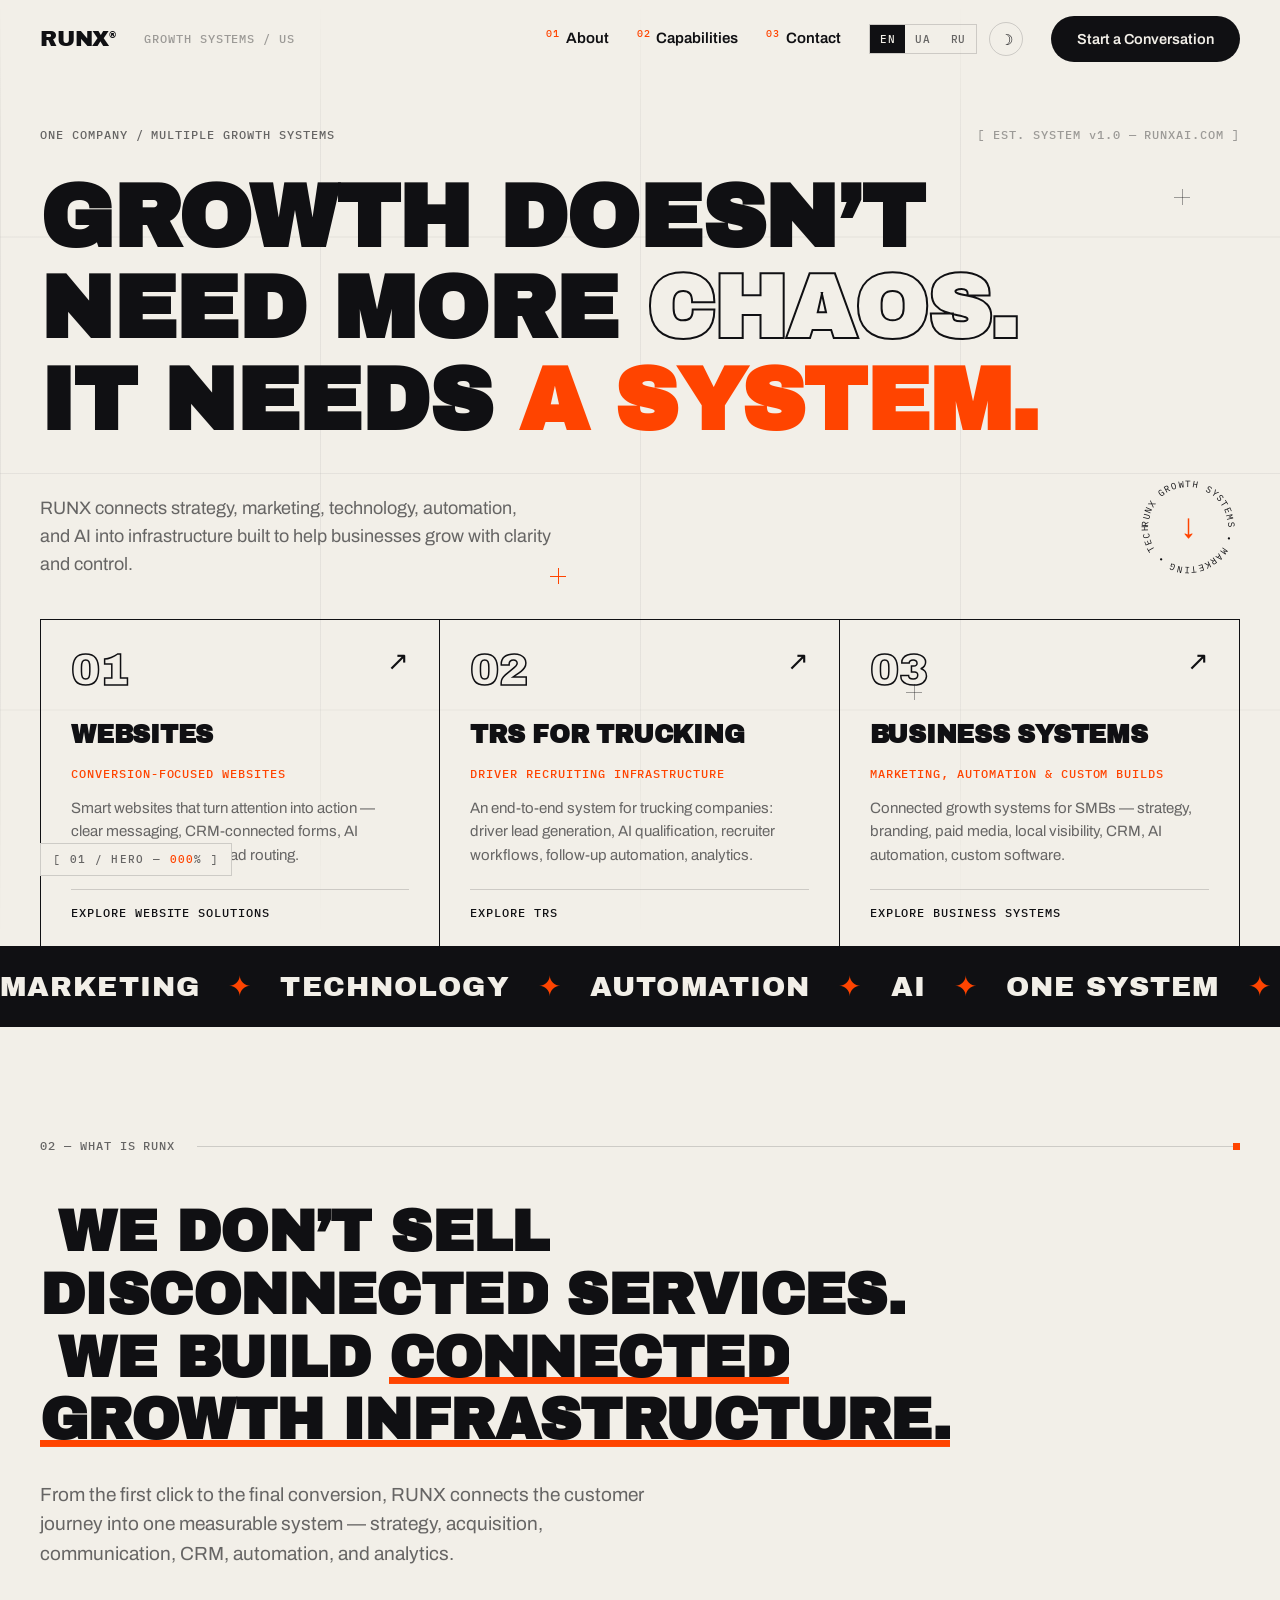
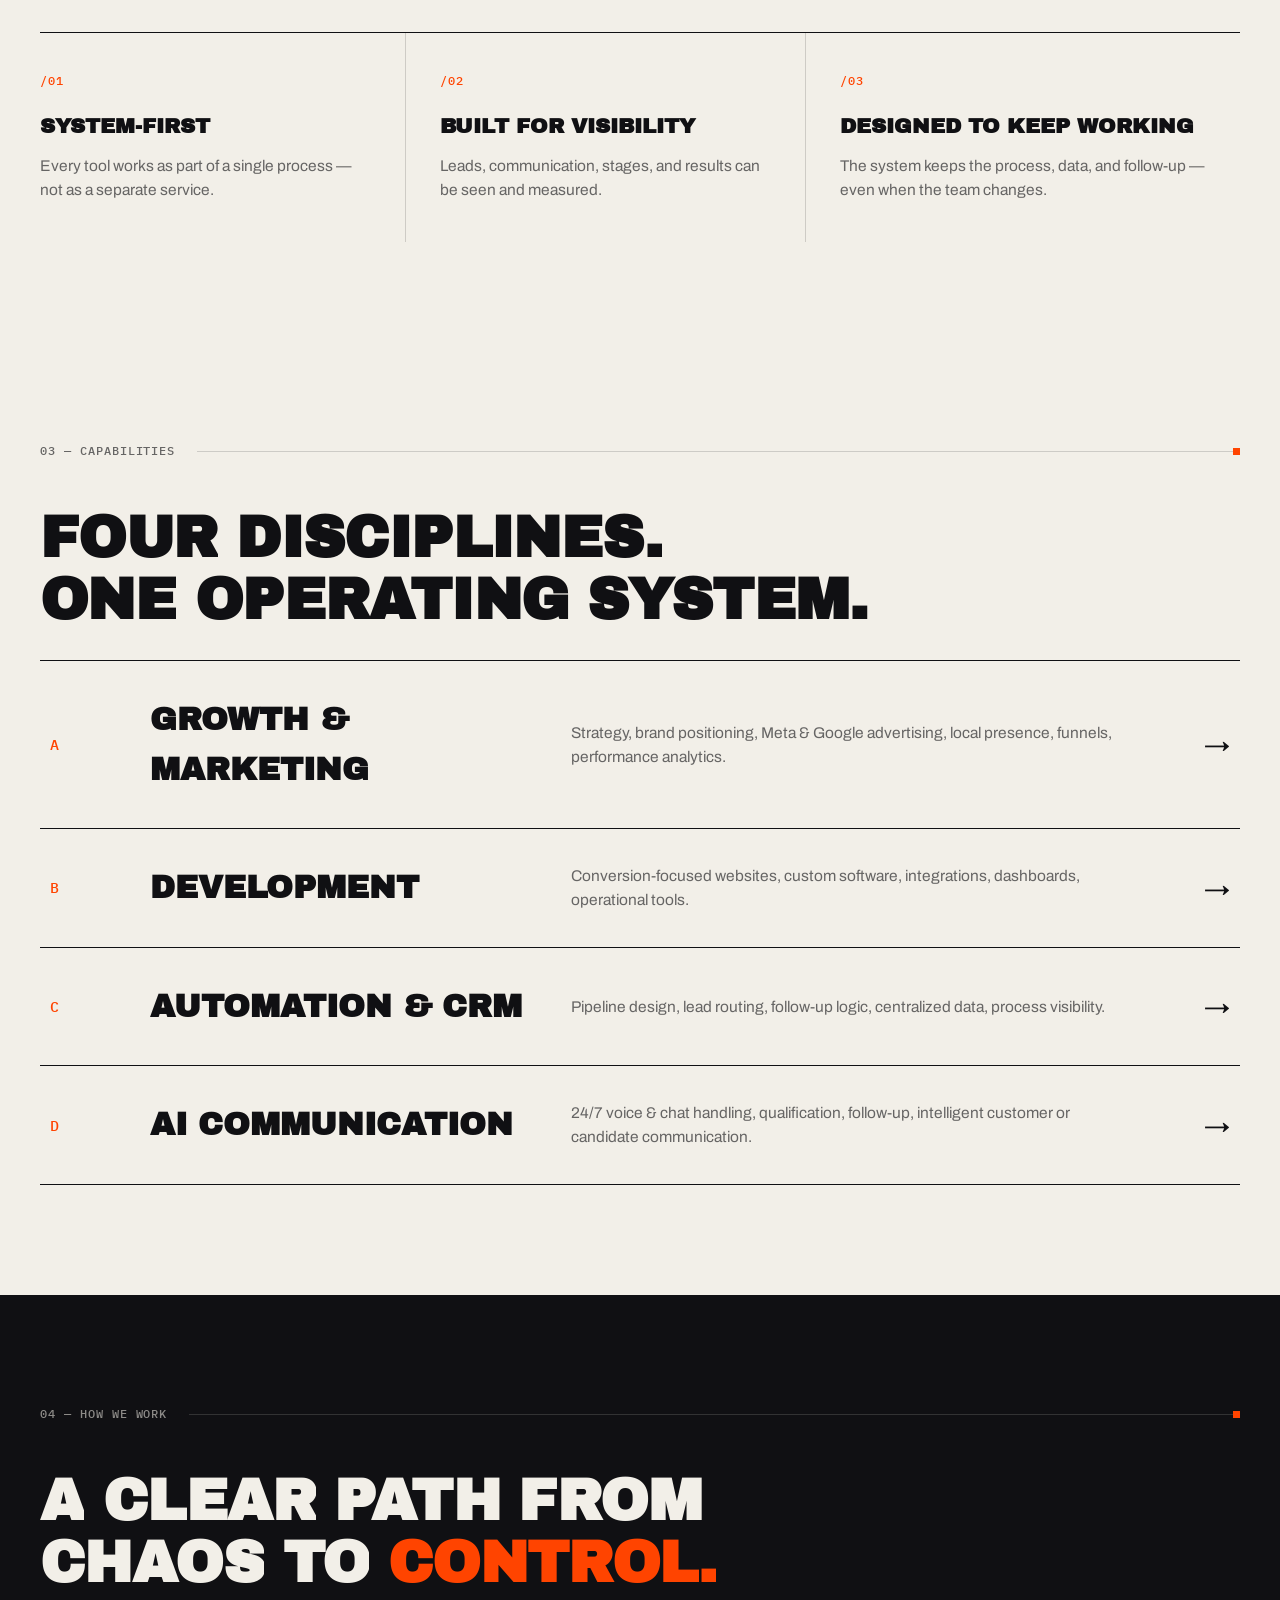
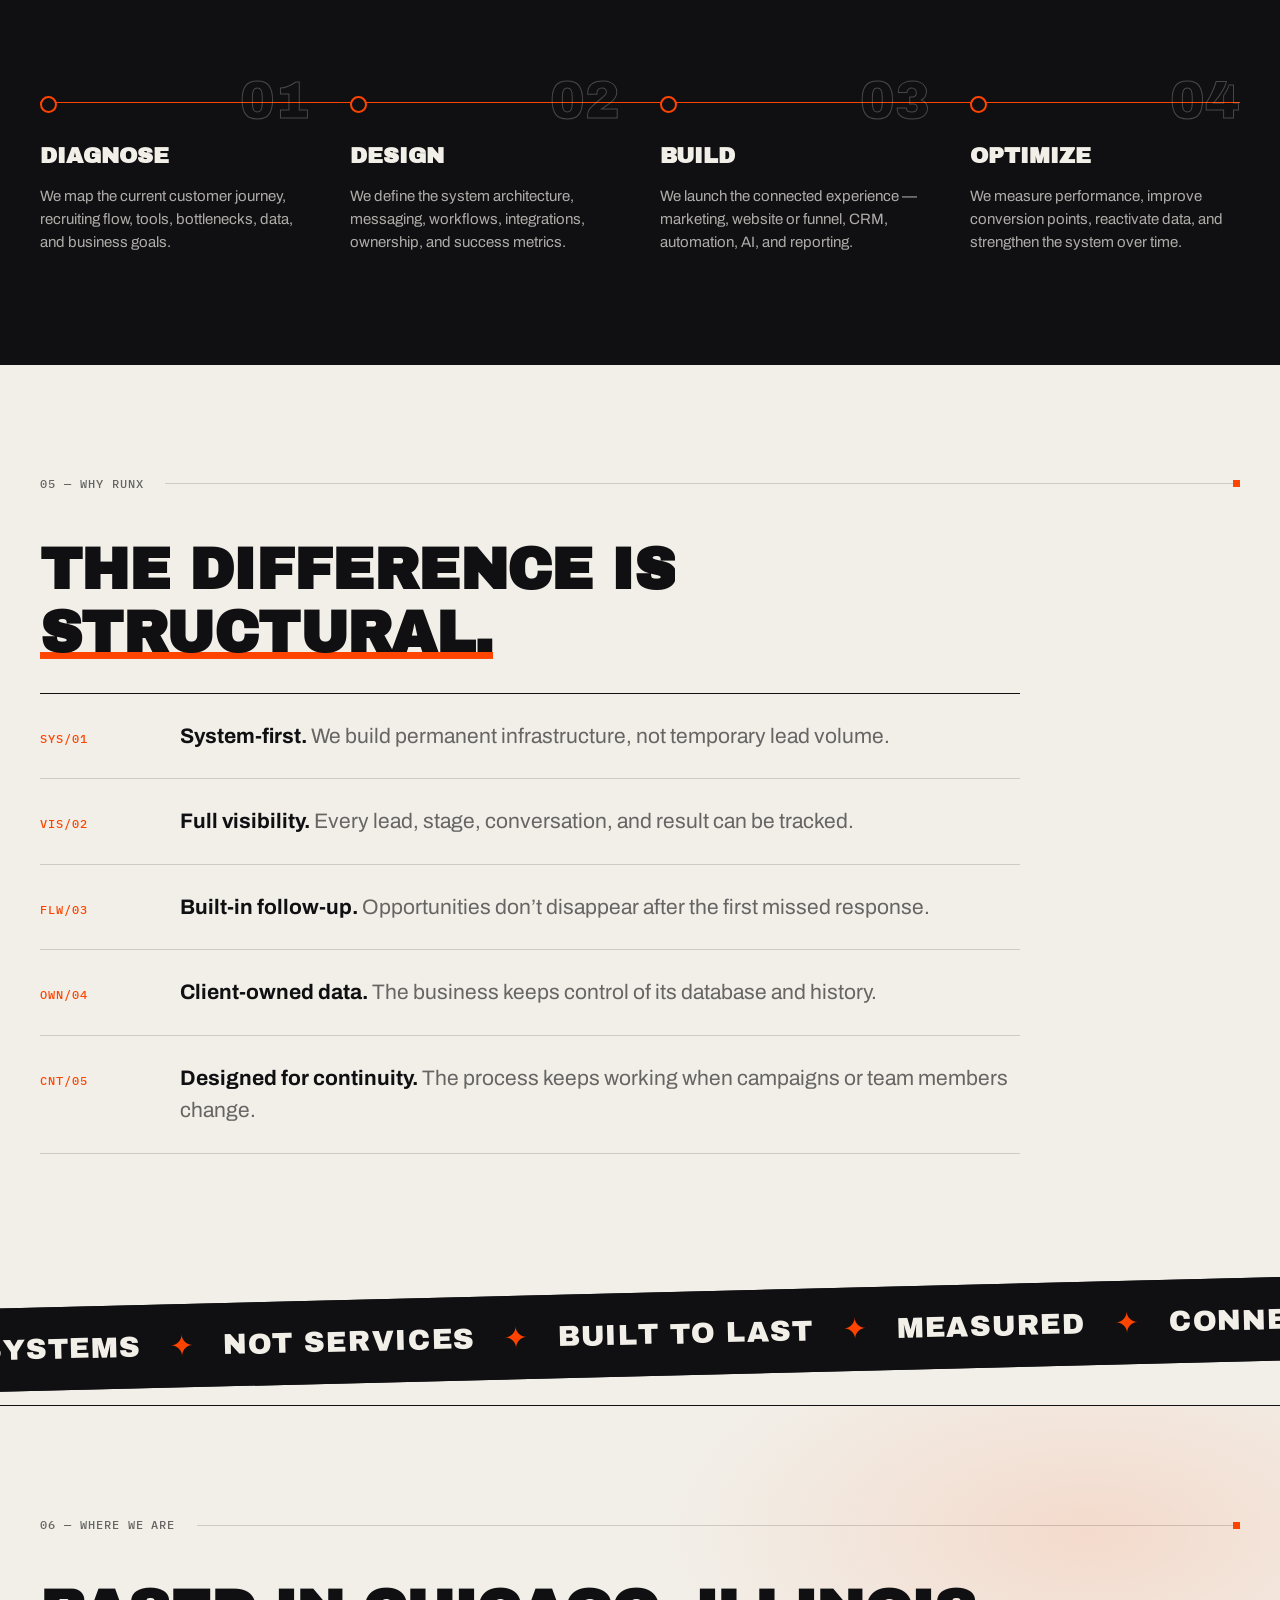
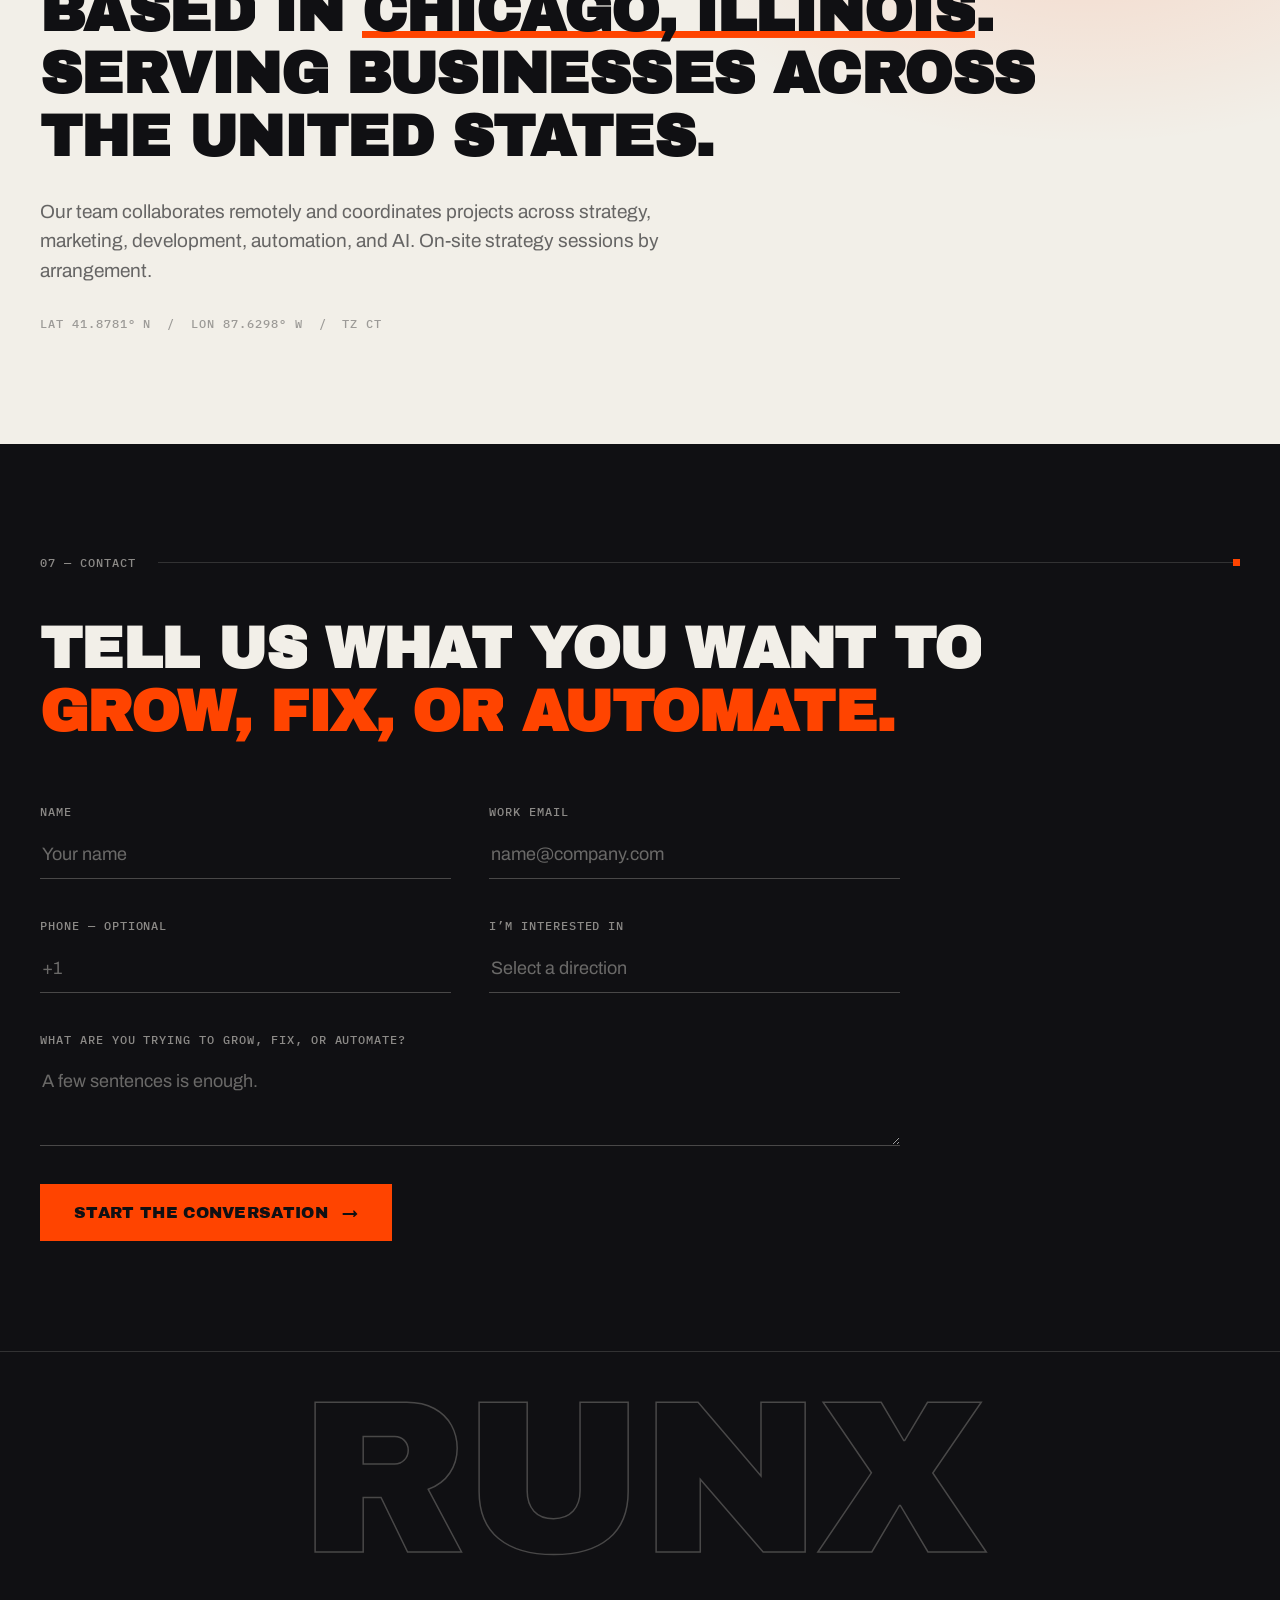
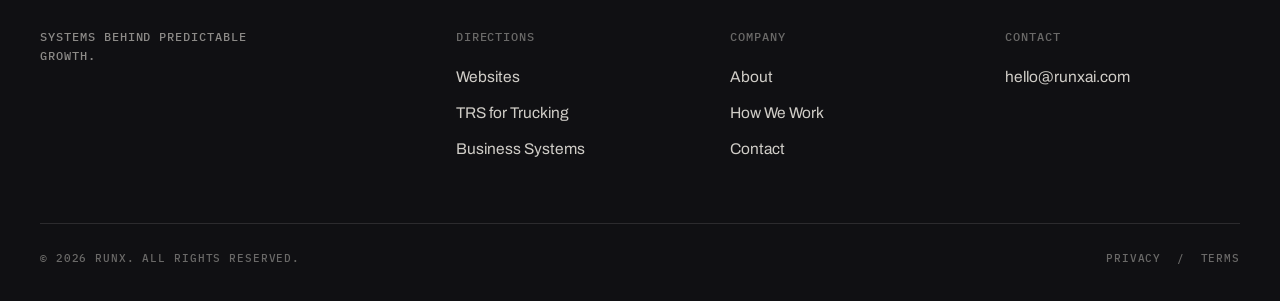
<file: index.html>
<!DOCTYPE html>
<html lang="en">
<head>
  <meta charset="UTF-8">
  <meta name="viewport" content="width=device-width, initial-scale=1.0">
  <title>RUNX — The System Behind Growth</title>
  <meta name="description" content="RUNX connects strategy, marketing, technology, automation, and AI into infrastructure built to help businesses grow with clarity and control.">
  <script>
    /* pre-paint: apply saved theme & lang to avoid flash */
    (function () {
      try {
        if (localStorage.getItem('runx-theme') === 'dark') {
          document.documentElement.setAttribute('data-theme', 'dark');
        }
        var l = localStorage.getItem('runx-lang');
        if (l) document.documentElement.setAttribute('data-lang', l);
      } catch (e) {}
    })();
  </script>
  <link rel="preconnect" href="https://fonts.googleapis.com">
  <link rel="preconnect" href="https://fonts.gstatic.com" crossorigin>
  <link href="https://fonts.googleapis.com/css2?family=Archivo+Black&family=Archivo:wght@400;500;600;700&family=IBM+Plex+Mono:wght@400;500&display=swap" rel="stylesheet">
  <link rel="stylesheet" href="styles.css">
</head>
<body>

  <!-- ============ LOADER ============ -->
  <div class="loader" id="loader" aria-hidden="true">
    <div class="loader-inner">
      <span class="loader-logo">RUNX</span>
      <span class="loader-count" id="loaderCount">0</span>
    </div>
    <span class="loader-tag">GROWTH SYSTEMS — INITIALIZING</span>
  </div>

  <!-- scroll progress -->
  <div class="progress-bar" id="progressBar" aria-hidden="true"></div>

  <!-- custom cursor -->
  <div class="cursor-dot" id="cursorDot" aria-hidden="true"></div>
  <div class="cursor-ring" id="cursorRing" aria-hidden="true"></div>

  <!-- blueprint scroll HUD -->
  <div class="scroll-hud mono" id="scrollHud" aria-hidden="true">[ <span id="hudSec">01 / HERO</span> &mdash; <span id="hudPct">000</span>% ]</div>

  <!-- ============ HEADER ============ -->
  <header class="site-header" id="siteHeader">
    <div class="header-inner">
      <a href="#" class="logo" data-hover>
        RUNX<sup>&reg;</sup>
      </a>
      <p class="header-meta mono">GROWTH&nbsp;SYSTEMS&nbsp;/&nbsp;US</p>
      <nav class="main-nav" id="mainNav" aria-label="Main navigation">
        <a href="#overview" data-hover><span class="mono nav-idx">01</span><span data-i18n="nav.about">About</span></a>
        <a href="#capabilities" data-hover><span class="mono nav-idx">02</span><span data-i18n="nav.caps">Capabilities</span></a>
        <a href="#contact" data-hover><span class="mono nav-idx">03</span><span data-i18n="nav.contact">Contact</span></a>
      </nav>

      <div class="header-controls">
        <div class="lang-switch mono" id="langSwitch" role="group" aria-label="Language">
          <button type="button" data-lang="en" class="is-active" data-hover>EN</button>
          <button type="button" data-lang="ua" data-hover>UA</button>
          <button type="button" data-lang="ru" data-hover>RU</button>
        </div>
        <button type="button" class="theme-toggle" id="themeToggle" aria-label="Toggle dark mode" data-hover>
          <span id="themeIcon">&#9789;</span>
        </button>
      </div>

      <a href="#contact" class="btn-ink magnetic header-cta" data-hover id="headerCta">
        <span class="btn-ink-label" data-i18n="nav.cta">Start a Conversation</span>
      </a>
      <button class="nav-toggle" id="navToggle" aria-label="Open menu" aria-expanded="false" data-hover>
        <span></span><span></span>
      </button>
    </div>
  </header>

  <!-- ============ HERO ============ -->
  <section class="hero" id="hero">
    <div class="hero-grid-lines" aria-hidden="true"></div>
    <span class="plus-mark pm-1" aria-hidden="true"></span>
    <span class="plus-mark pm-2" aria-hidden="true"></span>
    <span class="plus-mark pm-3" aria-hidden="true"></span>

    <div class="hero-top">
      <p class="hero-eyebrow mono scramble" data-i18n="hero.eyebrow" data-text="ONE COMPANY / MULTIPLE GROWTH SYSTEMS">ONE COMPANY / MULTIPLE GROWTH SYSTEMS</p>
      <p class="hero-coord mono">[ EST. SYSTEM v1.0 — RUNXAI.COM ]</p>
    </div>

    <h1 class="hero-headline">
      <span class="line"><span class="line-inner" data-i18n="hero.l1">GROWTH DOESN&rsquo;T</span></span>
      <span class="line"><span class="line-inner" data-i18n="hero.l2">NEED MORE <em class="outline">CHAOS.</em></span></span>
      <span class="line"><span class="line-inner" data-i18n="hero.l3">IT NEEDS <em class="accent">A&nbsp;SYSTEM.</em></span></span>
    </h1>

    <div class="hero-foot">
      <p class="hero-sub" data-i18n="hero.sub">
        RUNX connects strategy, marketing, technology, automation, and&nbsp;AI into
        infrastructure built to help businesses grow with clarity and&nbsp;control.
      </p>

      <div class="hero-badge" aria-hidden="true">
        <svg class="badge-svg" viewBox="0 0 120 120">
          <defs>
            <path id="circlePath" d="M60,60 m-46,0 a46,46 0 1,1 92,0 a46,46 0 1,1 -92,0"/>
          </defs>
          <text class="badge-text">
            <textPath href="#circlePath">RUNX GROWTH SYSTEMS &bull; MARKETING &bull; TECH &bull; AI &bull;&nbsp;</textPath>
          </text>
        </svg>
        <span class="badge-arrow">&darr;</span>
      </div>

      <p class="hero-choose mono" data-i18n="hero.choose">CHOOSE WHERE YOU WANT TO GROW &nbsp;&darr;</p>
    </div>

    <!-- ============ ROUTER ============ -->
    <div class="router" id="router">
      <a class="route-card" href="/website/" data-hover>
        <span class="route-fill" aria-hidden="true"></span>
        <span class="route-head">
          <span class="route-index">01</span>
          <span class="route-arrow" aria-hidden="true">&nearr;</span>
        </span>
        <span class="route-body">
          <h2 class="route-title" data-i18n="r1.title">Websites</h2>
          <span class="route-kicker mono" data-i18n="r1.kicker">CONVERSION-FOCUSED WEBSITES</span>
          <span class="route-desc" data-i18n="r1.desc">Smart websites that turn attention into action — clear messaging, CRM-connected forms, AI assistants, automated lead routing.</span>
        </span>
        <span class="route-cta mono" data-i18n="r1.cta">EXPLORE WEBSITE SOLUTIONS</span>
      </a>

      <a class="route-card" href="https://trs.runxai.com" data-hover>
        <span class="route-fill" aria-hidden="true"></span>
        <span class="route-head">
          <span class="route-index">02</span>
          <span class="route-arrow" aria-hidden="true">&nearr;</span>
        </span>
        <span class="route-body">
          <h2 class="route-title">TRS for Trucking</h2>
          <span class="route-kicker mono" data-i18n="r2.kicker">DRIVER RECRUITING INFRASTRUCTURE</span>
          <span class="route-desc" data-i18n="r2.desc">An end-to-end system for trucking companies: driver lead generation, AI qualification, recruiter workflows, follow-up automation, analytics.</span>
        </span>
        <span class="route-cta mono" data-i18n="r2.cta">EXPLORE TRS</span>
      </a>

      <a class="route-card" href="/business" data-hover>
        <span class="route-fill" aria-hidden="true"></span>
        <span class="route-head">
          <span class="route-index">03</span>
          <span class="route-arrow" aria-hidden="true">&nearr;</span>
        </span>
        <span class="route-body">
          <h2 class="route-title" data-i18n="r3.title">Business Systems</h2>
          <span class="route-kicker mono" data-i18n="r3.kicker">MARKETING, AUTOMATION &amp; CUSTOM BUILDS</span>
          <span class="route-desc" data-i18n="r3.desc">Connected growth systems for SMBs — strategy, branding, paid media, local visibility, CRM, AI automation, custom software.</span>
        </span>
        <span class="route-cta mono" data-i18n="r3.cta">EXPLORE BUSINESS SYSTEMS</span>
      </a>
    </div>
  </section>

  <!-- ============ MARQUEE ============ -->
  <div class="marquee" aria-hidden="true">
    <div class="marquee-track">
      <span data-i18n="marquee">MARKETING <i>&#10022;</i> TECHNOLOGY <i>&#10022;</i> AUTOMATION <i>&#10022;</i> AI <i>&#10022;</i> ONE SYSTEM <i>&#10022;</i>&nbsp;</span><span data-i18n="marquee">MARKETING <i>&#10022;</i> TECHNOLOGY <i>&#10022;</i> AUTOMATION <i>&#10022;</i> AI <i>&#10022;</i> ONE SYSTEM <i>&#10022;</i>&nbsp;</span>
    </div>
  </div>

  <!-- ============ 02 / OVERVIEW ============ -->
  <section class="section" id="overview">
    <div class="container">
      <div class="section-tag">
        <span class="mono scramble" data-i18n="ov.tag" data-text="02 — WHAT IS RUNX">02 — WHAT IS RUNX</span>
        <span class="tag-rule" aria-hidden="true"></span>
      </div>

      <h2 class="statement reveal" data-i18n="ov.statement">
        We don&rsquo;t sell disconnected services.<br>
        We build <span class="hl">connected growth infrastructure.</span>
      </h2>
      <p class="lede reveal" style="--d:.1s" data-i18n="ov.lede">
        From the first click to the final conversion, RUNX connects the customer journey
        into one measurable system — strategy, acquisition, communication, CRM,
        automation, and analytics.
      </p>

      <div class="principles">
        <div class="principle reveal">
          <span class="principle-num mono">/01</span>
          <h3 data-i18n="p1.h">System-first</h3>
          <p data-i18n="p1.t">Every tool works as part of a single process — not as a separate service.</p>
        </div>
        <div class="principle reveal" style="--d:.08s">
          <span class="principle-num mono">/02</span>
          <h3 data-i18n="p2.h">Built for visibility</h3>
          <p data-i18n="p2.t">Leads, communication, stages, and results can be seen and measured.</p>
        </div>
        <div class="principle reveal" style="--d:.16s">
          <span class="principle-num mono">/03</span>
          <h3 data-i18n="p3.h">Designed to keep working</h3>
          <p data-i18n="p3.t">The system keeps the process, data, and follow-up — even when the team changes.</p>
        </div>
      </div>
    </div>
  </section>

  <!-- ============ 03 / CAPABILITIES ============ -->
  <section class="section section-caps" id="capabilities">
    <div class="container">
      <div class="section-tag">
        <span class="mono scramble" data-i18n="caps.tag" data-text="03 — CAPABILITIES">03 — CAPABILITIES</span>
        <span class="tag-rule" aria-hidden="true"></span>
      </div>
      <h2 class="statement reveal" data-i18n="caps.statement">Four disciplines.<br>One operating&nbsp;system.</h2>

      <div class="caps-table">
        <div class="cap-row reveal" data-hover>
          <span class="cap-fill" aria-hidden="true"></span>
          <span class="cap-idx mono">A</span>
          <h3 class="cap-title" data-i18n="capA.h">Growth &amp; Marketing</h3>
          <p class="cap-desc" data-i18n="capA.t">Strategy, brand positioning, Meta &amp; Google advertising, local presence, funnels, performance analytics.</p>
          <span class="cap-arrow" aria-hidden="true">&rarr;</span>
        </div>
        <div class="cap-row reveal" style="--d:.06s" data-hover>
          <span class="cap-fill" aria-hidden="true"></span>
          <span class="cap-idx mono">B</span>
          <h3 class="cap-title" data-i18n="capB.h">Development</h3>
          <p class="cap-desc" data-i18n="capB.t">Conversion-focused websites, custom software, integrations, dashboards, operational tools.</p>
          <span class="cap-arrow" aria-hidden="true">&rarr;</span>
        </div>
        <div class="cap-row reveal" style="--d:.12s" data-hover>
          <span class="cap-fill" aria-hidden="true"></span>
          <span class="cap-idx mono">C</span>
          <h3 class="cap-title" data-i18n="capC.h">Automation &amp; CRM</h3>
          <p class="cap-desc" data-i18n="capC.t">Pipeline design, lead routing, follow-up logic, centralized data, process visibility.</p>
          <span class="cap-arrow" aria-hidden="true">&rarr;</span>
        </div>
        <div class="cap-row reveal" style="--d:.18s" data-hover>
          <span class="cap-fill" aria-hidden="true"></span>
          <span class="cap-idx mono">D</span>
          <h3 class="cap-title" data-i18n="capD.h">AI Communication</h3>
          <p class="cap-desc" data-i18n="capD.t">24/7 voice &amp; chat handling, qualification, follow-up, intelligent customer or candidate communication.</p>
          <span class="cap-arrow" aria-hidden="true">&rarr;</span>
        </div>
      </div>
    </div>
  </section>

  <!-- ============ 04 / PROCESS (dark band) ============ -->
  <section class="section section-ink" id="process">
    <div class="container">
      <div class="section-tag">
        <span class="mono scramble" data-i18n="proc.tag" data-text="04 — HOW WE WORK">04 — HOW WE WORK</span>
        <span class="tag-rule" aria-hidden="true"></span>
      </div>
      <h2 class="statement reveal" data-i18n="proc.statement">A clear path from<br>chaos to <span class="accent-text">control.</span></h2>

      <div class="process-grid" id="processGrid">
        <div class="process-line" aria-hidden="true"><span class="process-line-fill" id="processLineFill"></span></div>

        <div class="process-step reveal">
          <span class="step-num">01</span>
          <h3 data-i18n="s1.h">Diagnose</h3>
          <p data-i18n="s1.t">We map the current customer journey, recruiting flow, tools, bottlenecks, data, and business goals.</p>
        </div>
        <div class="process-step reveal" style="--d:.08s">
          <span class="step-num">02</span>
          <h3 data-i18n="s2.h">Design</h3>
          <p data-i18n="s2.t">We define the system architecture, messaging, workflows, integrations, ownership, and success metrics.</p>
        </div>
        <div class="process-step reveal" style="--d:.16s">
          <span class="step-num">03</span>
          <h3 data-i18n="s3.h">Build</h3>
          <p data-i18n="s3.t">We launch the connected experience — marketing, website or funnel, CRM, automation, AI, and reporting.</p>
        </div>
        <div class="process-step reveal" style="--d:.24s">
          <span class="step-num">04</span>
          <h3 data-i18n="s4.h">Optimize</h3>
          <p data-i18n="s4.t">We measure performance, improve conversion points, reactivate data, and strengthen the system over time.</p>
        </div>
      </div>
    </div>
  </section>

  <!-- ============ 05 / WHY RUNX ============ -->
  <section class="section" id="why">
    <div class="container">
      <div class="section-tag">
        <span class="mono scramble" data-i18n="why.tag" data-text="05 — WHY RUNX">05 — WHY RUNX</span>
        <span class="tag-rule" aria-hidden="true"></span>
      </div>
      <h2 class="statement reveal" data-i18n="why.statement">The difference is <span class="hl">structural.</span></h2>

      <ul class="proof-list">
        <li class="reveal"><span class="proof-key mono">SYS/01</span><p data-i18n="pr1"><strong>System-first.</strong> We build permanent infrastructure, not temporary lead volume.</p></li>
        <li class="reveal" style="--d:.05s"><span class="proof-key mono">VIS/02</span><p data-i18n="pr2"><strong>Full visibility.</strong> Every lead, stage, conversation, and result can be tracked.</p></li>
        <li class="reveal" style="--d:.1s"><span class="proof-key mono">FLW/03</span><p data-i18n="pr3"><strong>Built-in follow-up.</strong> Opportunities don&rsquo;t disappear after the first missed response.</p></li>
        <li class="reveal" style="--d:.15s"><span class="proof-key mono">OWN/04</span><p data-i18n="pr4"><strong>Client-owned data.</strong> The business keeps control of its database and history.</p></li>
        <li class="reveal" style="--d:.2s"><span class="proof-key mono">CNT/05</span><p data-i18n="pr5"><strong>Designed for continuity.</strong> The process keeps working when campaigns or team members change.</p></li>
      </ul>
    </div>
  </section>

  <!-- ============ TILTED COUNTER-MARQUEE ============ -->
  <div class="marquee marquee--reverse marquee--tilt" aria-hidden="true">
    <div class="marquee-track">
      <span data-i18n="marquee2">SYSTEMS <i>&#10022;</i> NOT SERVICES <i>&#10022;</i> BUILT TO LAST <i>&#10022;</i> MEASURED <i>&#10022;</i> CONNECTED <i>&#10022;</i>&nbsp;</span><span data-i18n="marquee2">SYSTEMS <i>&#10022;</i> NOT SERVICES <i>&#10022;</i> BUILT TO LAST <i>&#10022;</i> MEASURED <i>&#10022;</i> CONNECTED <i>&#10022;</i>&nbsp;</span>
    </div>
  </div>

  <!-- TEAM: тимчасово знято, збережено у team-section.html (чекаємо фото/імена) -->

  <!-- ============ 06 / LOCATION ============ -->
  <section class="section section-location" id="location">
    <div class="container">
      <div class="section-tag">
        <span class="mono scramble" data-i18n="loc.tag" data-text="06 — WHERE WE ARE">06 — WHERE WE ARE</span>
        <span class="tag-rule" aria-hidden="true"></span>
      </div>
      <h2 class="statement reveal" data-i18n="loc.statement">Based in <span class="hl">Chicago, Illinois</span>.<br>Serving businesses across the United&nbsp;States.</h2>
      <p class="lede reveal" style="--d:.1s" data-i18n="loc.lede">
        Our team collaborates remotely and coordinates projects across strategy, marketing,
        development, automation, and AI. On-site strategy sessions by arrangement.
      </p>
      <p class="location-coords mono reveal" style="--d:.16s">LAT 41.8781&deg; N &nbsp;/&nbsp; LON 87.6298&deg; W &nbsp;/&nbsp; TZ&nbsp;CT</p>
    </div>
  </section>

  <!-- ============ 07 / CONTACT (ink) ============ -->
  <section class="section section-ink section-contact" id="contact">
    <div class="container">
      <div class="section-tag">
        <span class="mono scramble" data-i18n="ct.tag" data-text="07 — CONTACT">07 — CONTACT</span>
        <span class="tag-rule" aria-hidden="true"></span>
      </div>
      <h2 class="statement reveal" data-i18n="ct.statement">Tell us what you want to <span class="accent-text">grow, fix, or automate.</span></h2>

      <form class="contact-form" id="contactForm" novalidate>
        <div class="form-row">
          <div class="form-field reveal">
            <label class="mono" for="fName" data-i18n="f.name">NAME</label>
            <input type="text" id="fName" name="name" required autocomplete="name" placeholder="Your name" data-i18n-ph="f.namePh">
          </div>
          <div class="form-field reveal" style="--d:.05s">
            <label class="mono" for="fEmail" data-i18n="f.email">WORK EMAIL</label>
            <input type="email" id="fEmail" name="email" required autocomplete="email" placeholder="name@company.com">
          </div>
        </div>
        <div class="form-row">
          <div class="form-field reveal" style="--d:.1s">
            <label class="mono" for="fPhone" data-i18n="f.phone">PHONE — OPTIONAL</label>
            <input type="tel" id="fPhone" name="phone" autocomplete="tel" placeholder="+1">
          </div>
          <div class="form-field reveal" style="--d:.15s">
            <label class="mono" for="fInterest" data-i18n="f.interest">I&rsquo;M INTERESTED IN</label>
            <select id="fInterest" name="interest" required>
              <option value="" selected disabled data-i18n="f.opt0">Select a direction</option>
              <option value="websites" data-i18n="f.opt1">Websites</option>
              <option value="trs">TRS for Trucking</option>
              <option value="business" data-i18n="f.opt3">Business Systems</option>
              <option value="unsure" data-i18n="f.opt4">Not sure yet</option>
            </select>
          </div>
        </div>
        <div class="form-field reveal" style="--d:.2s">
          <label class="mono" for="fMessage" data-i18n="f.message">WHAT ARE YOU TRYING TO GROW, FIX, OR AUTOMATE?</label>
          <textarea id="fMessage" name="message" rows="3" required placeholder="A few sentences is enough." data-i18n-ph="f.messagePh"></textarea>
        </div>
        <button type="submit" class="btn-accent magnetic reveal" style="--d:.25s" data-hover>
          <span data-i18n="f.submit">Start the Conversation</span>
          <span class="btn-accent-arrow" aria-hidden="true">&rarr;</span>
        </button>
        <p class="form-confirmation mono" id="formConfirmation" hidden data-i18n="f.confirm">
          &#10003; THANKS — YOUR MESSAGE IS WITH THE RIGHT RUNX TEAM. WE&rsquo;LL FOLLOW UP SHORTLY.
        </p>
      </form>
    </div>

    <!-- ============ FOOTER ============ -->
    <footer class="site-footer">
      <div class="container">
        <div class="footer-top">
          <span class="footer-logo" aria-hidden="true">RUNX</span>
        </div>
        <div class="footer-grid">
          <div class="footer-brand">
            <p class="mono" data-i18n="ft.brand">SYSTEMS BEHIND PREDICTABLE GROWTH.</p>
          </div>
          <nav class="footer-col" aria-label="Directions">
            <h4 class="mono" data-i18n="ft.dir">DIRECTIONS</h4>
            <a href="/website/" data-hover data-i18n="ft.web">Websites</a>
            <a href="https://trs.runxai.com" data-hover>TRS for Trucking</a>
            <a href="/business" data-hover data-i18n="ft.biz">Business Systems</a>
          </nav>
          <nav class="footer-col" aria-label="Company">
            <h4 class="mono" data-i18n="ft.company">COMPANY</h4>
            <a href="#overview" data-hover data-i18n="ft.about">About</a>
            <a href="#process" data-hover data-i18n="ft.how">How We Work</a>
            <a href="#contact" data-hover data-i18n="ft.contactLink">Contact</a>
          </nav>
          <div class="footer-col">
            <h4 class="mono" data-i18n="ft.contact">CONTACT</h4>
            <!-- PLACEHOLDER: підтверджений email -->
            <a href="mailto:hello@runxai.com" data-hover>hello@runxai.com</a>
          </div>
        </div>
        <div class="footer-bottom mono">
          <p>&copy; <span id="year">2026</span> RUNX. <span data-i18n="ft.rights">ALL RIGHTS RESERVED.</span></p>
          <p><a href="#" data-hover data-i18n="ft.privacy">PRIVACY</a> &nbsp;/&nbsp; <a href="#" data-hover data-i18n="ft.terms">TERMS</a></p>
        </div>
      </div>
    </footer>
  </section>

  <script src="script.js" defer></script>
</body>
</html>
</file>
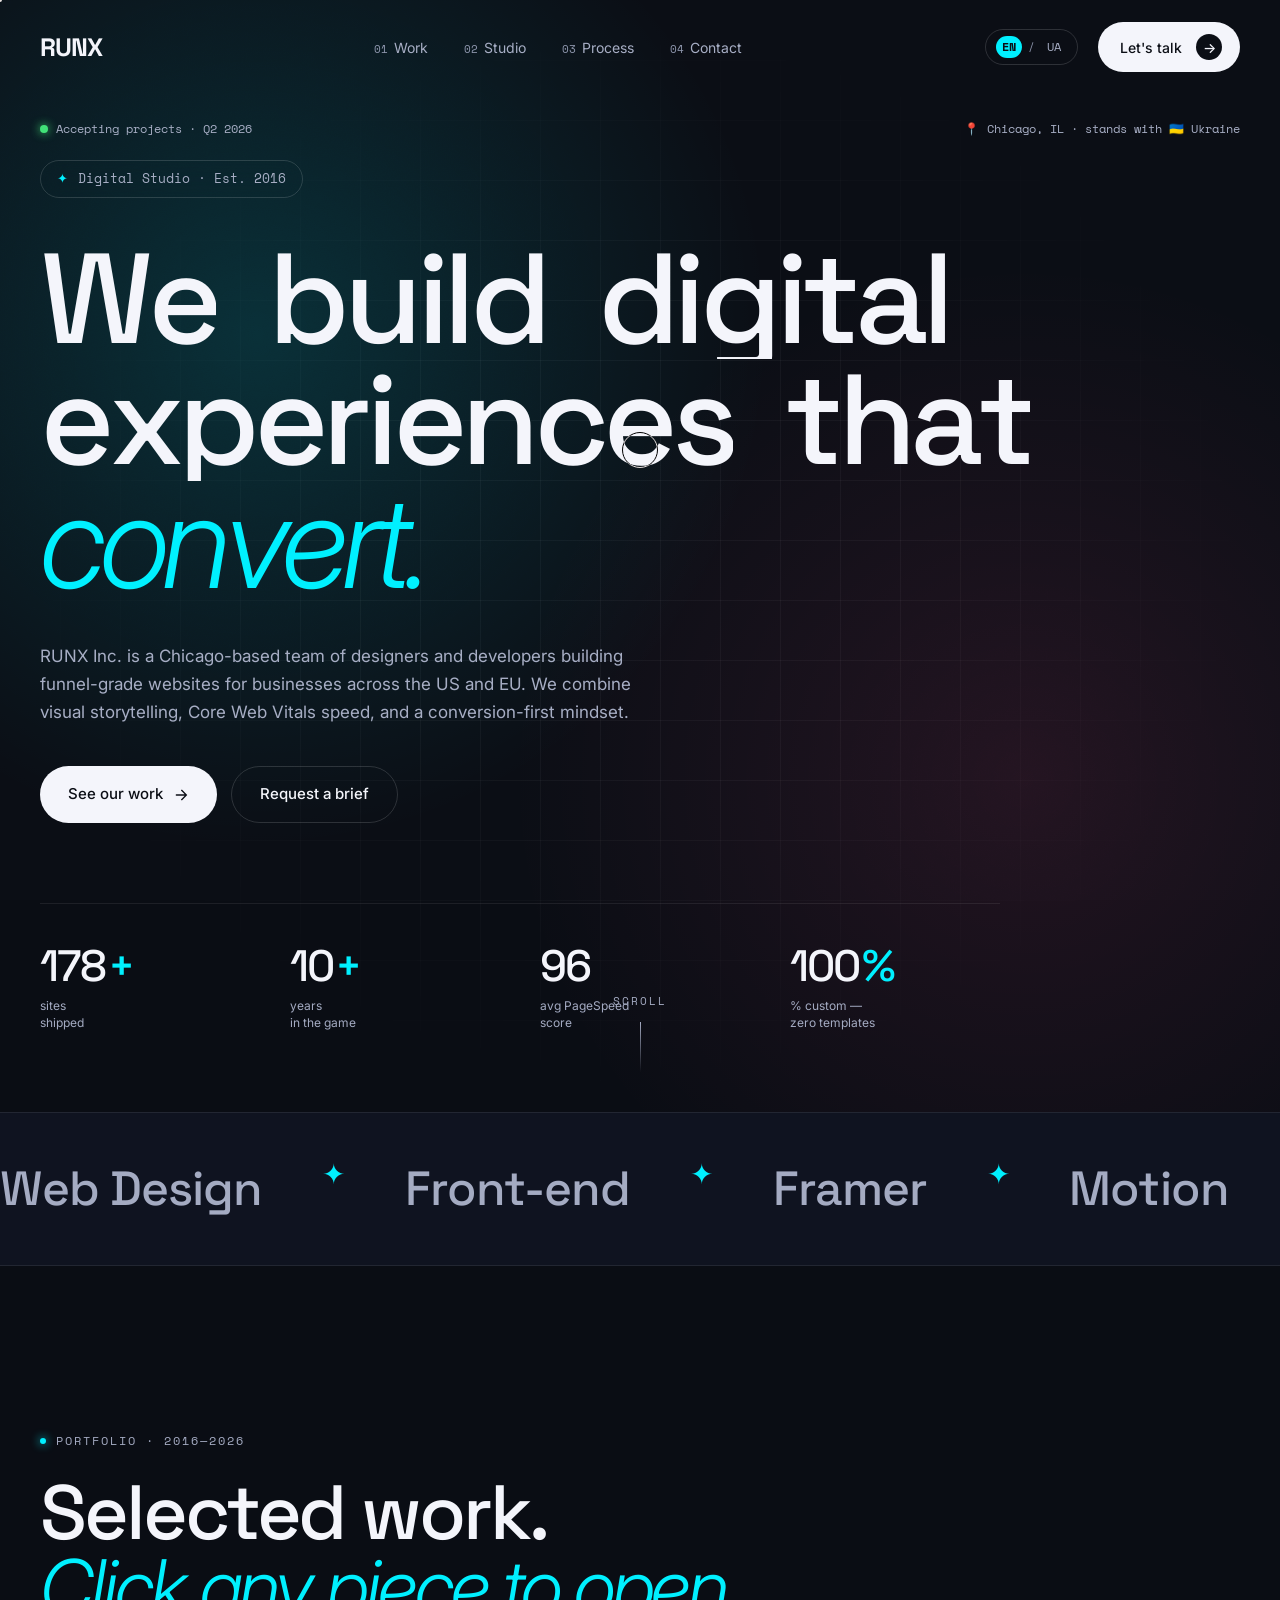
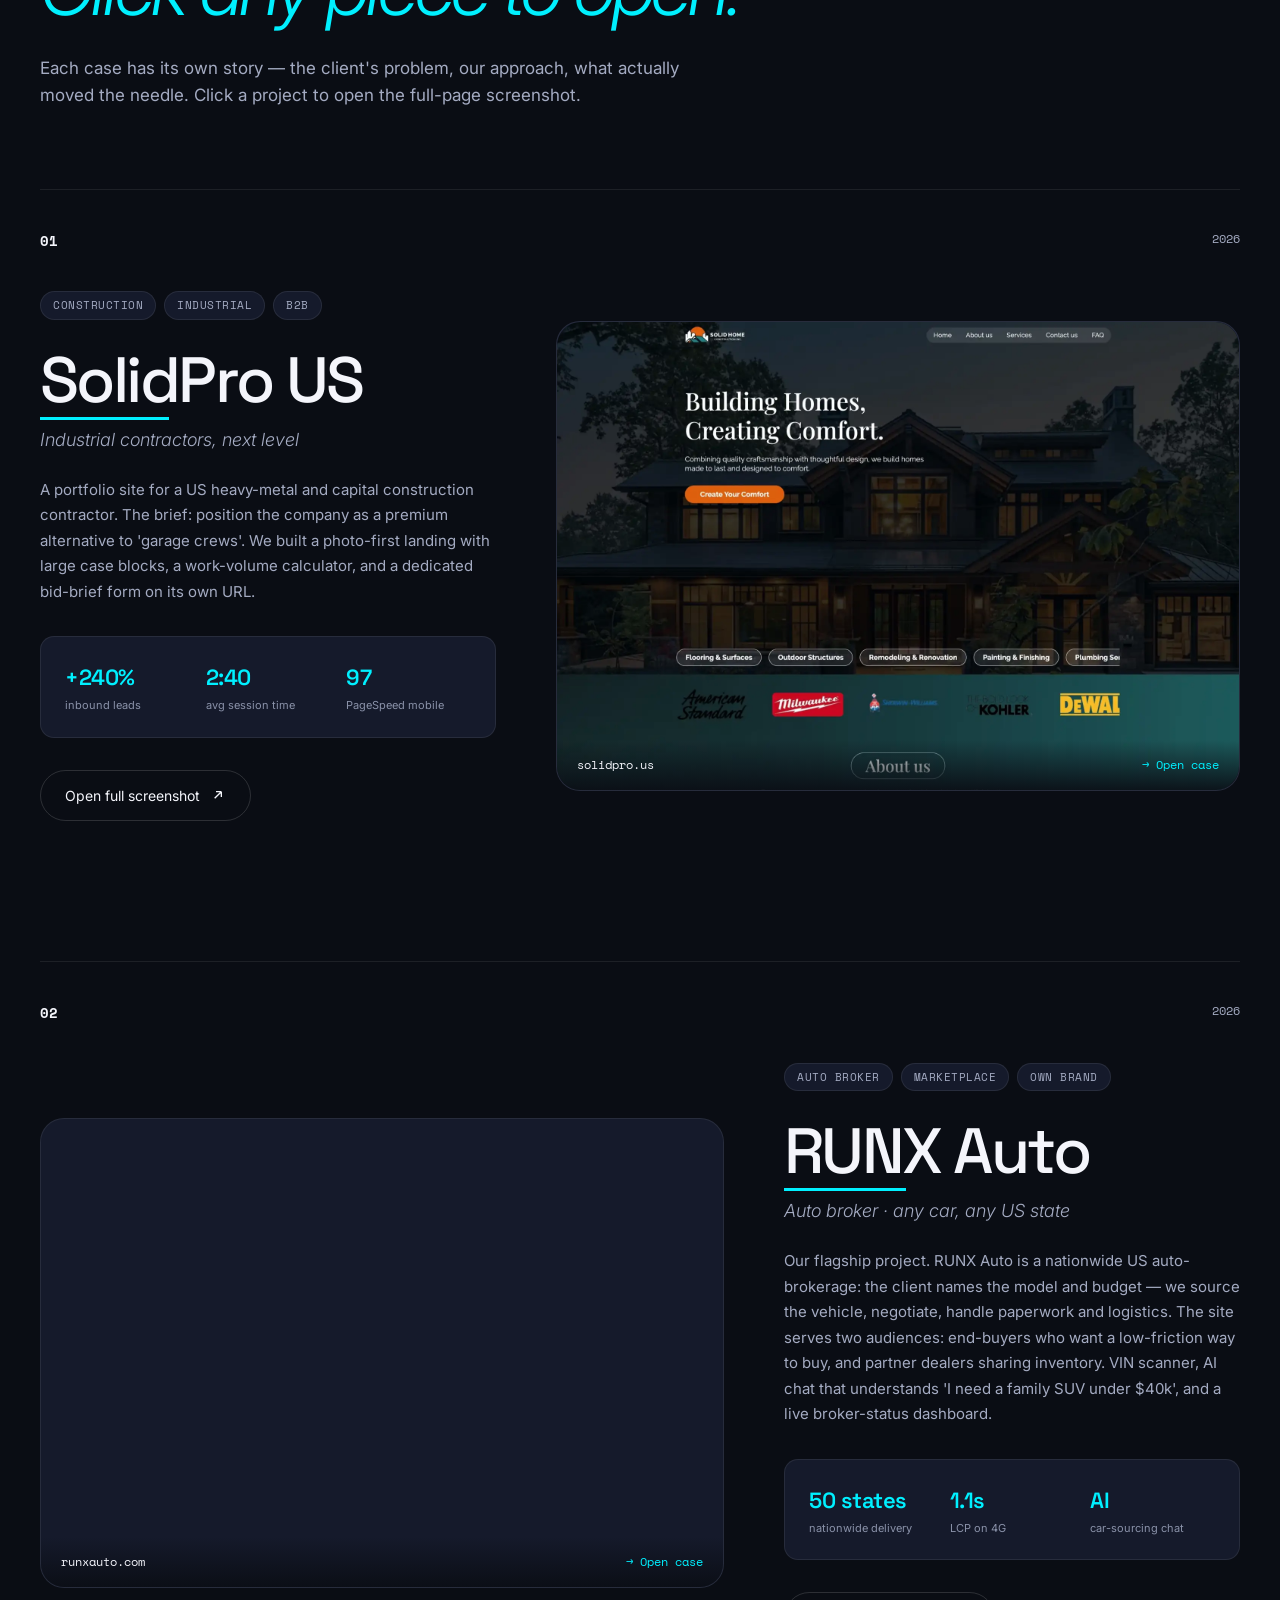
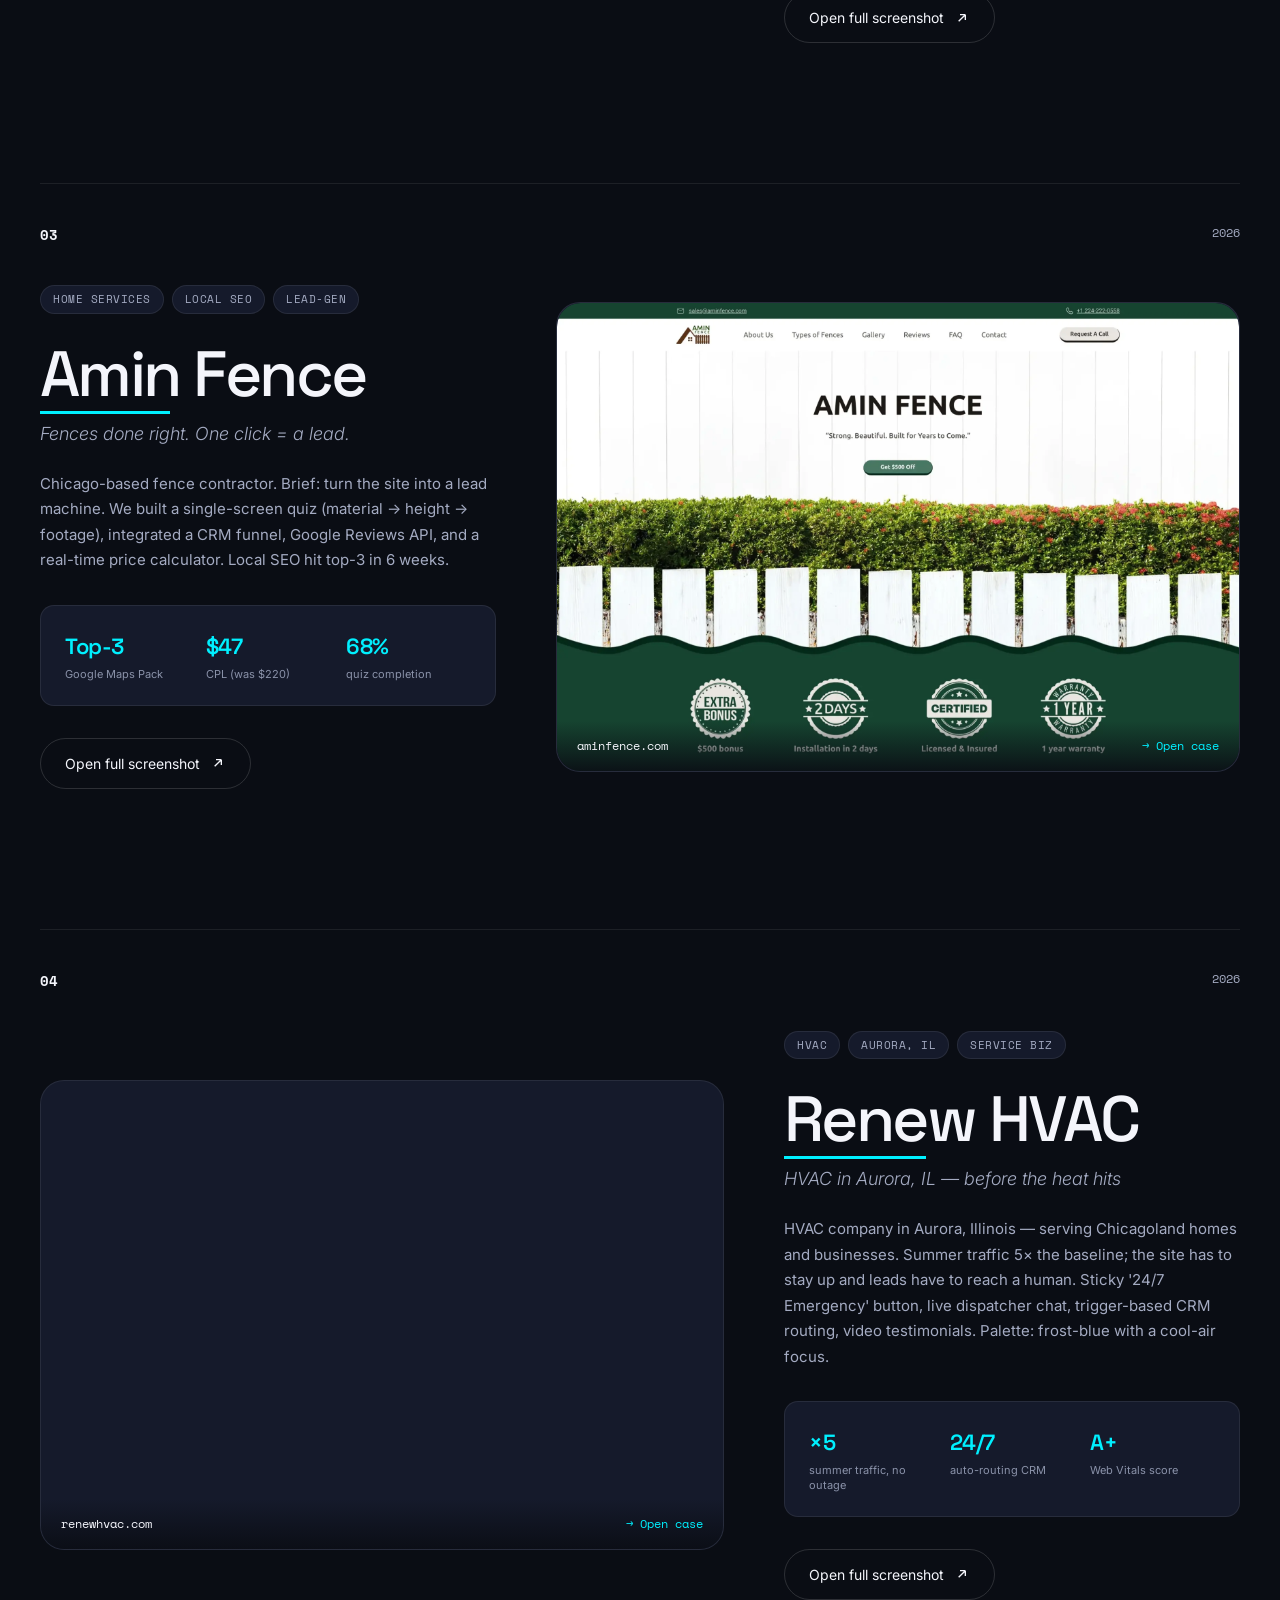
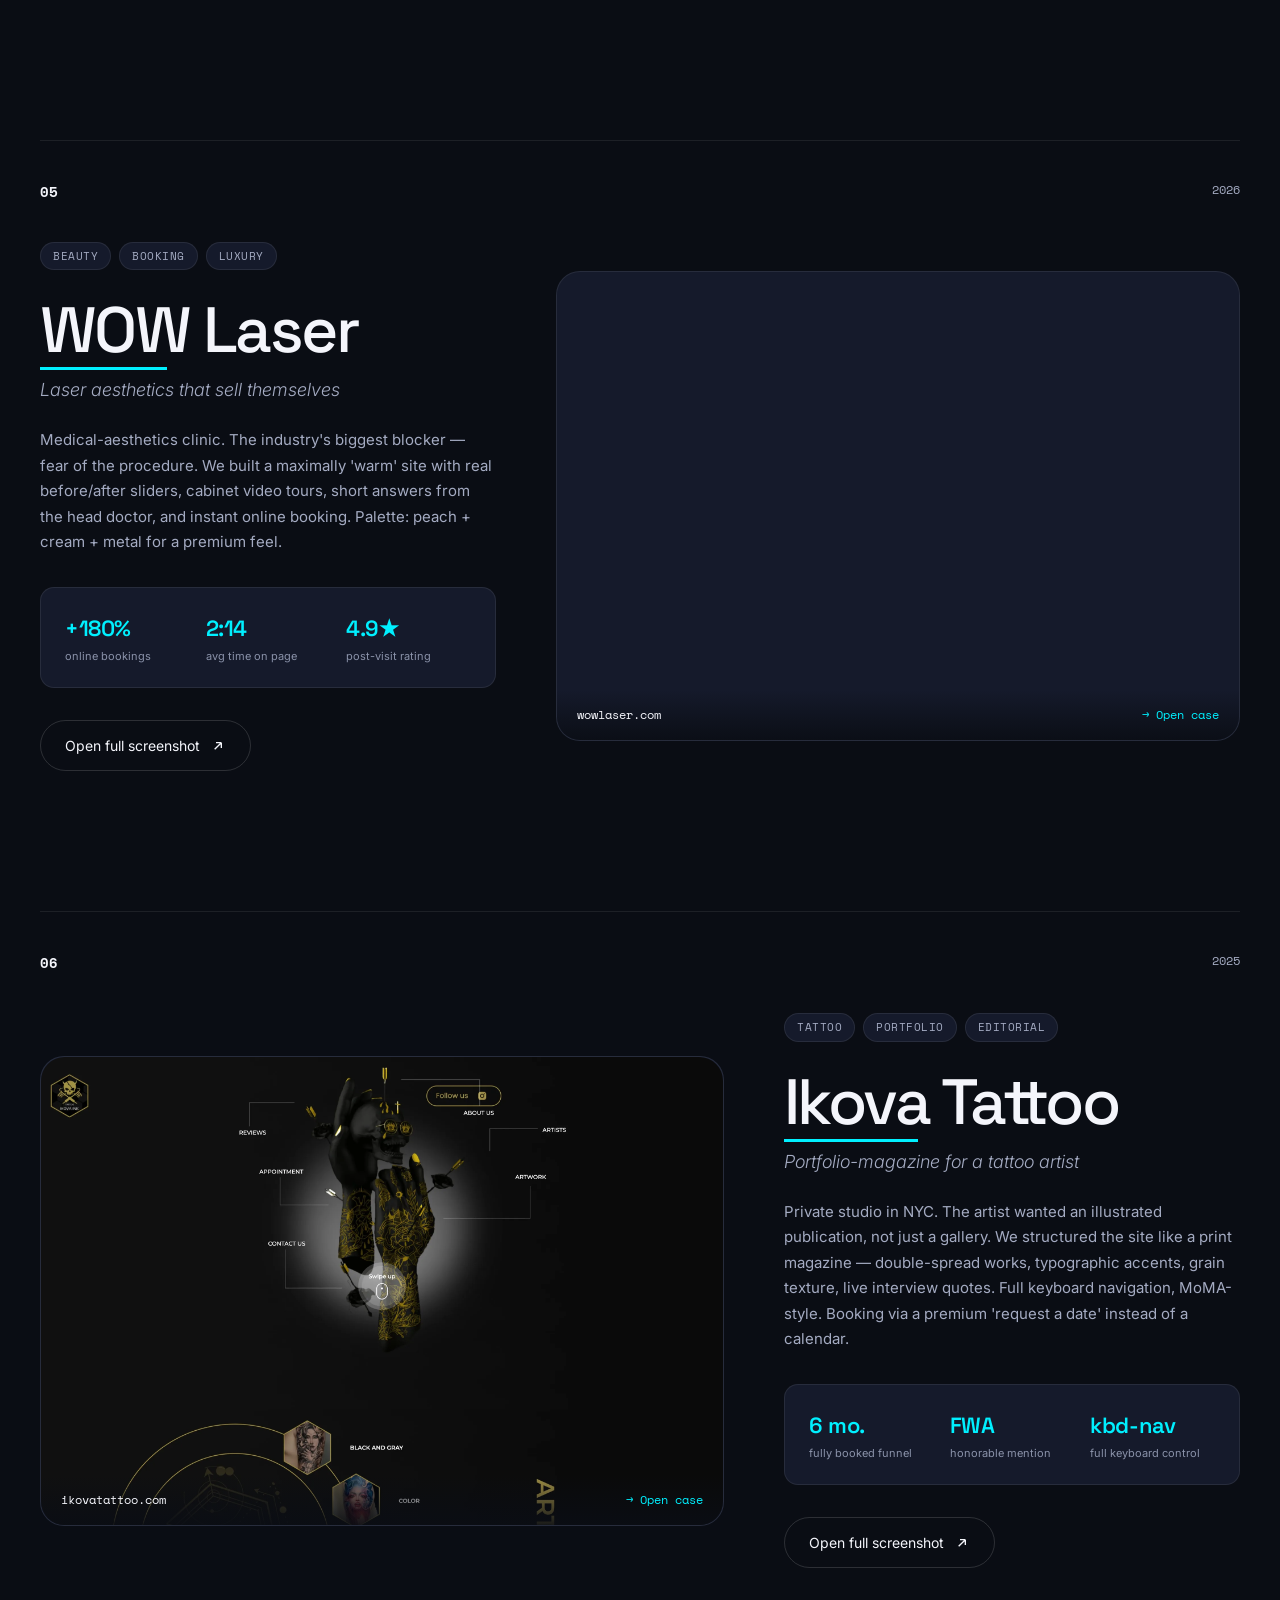
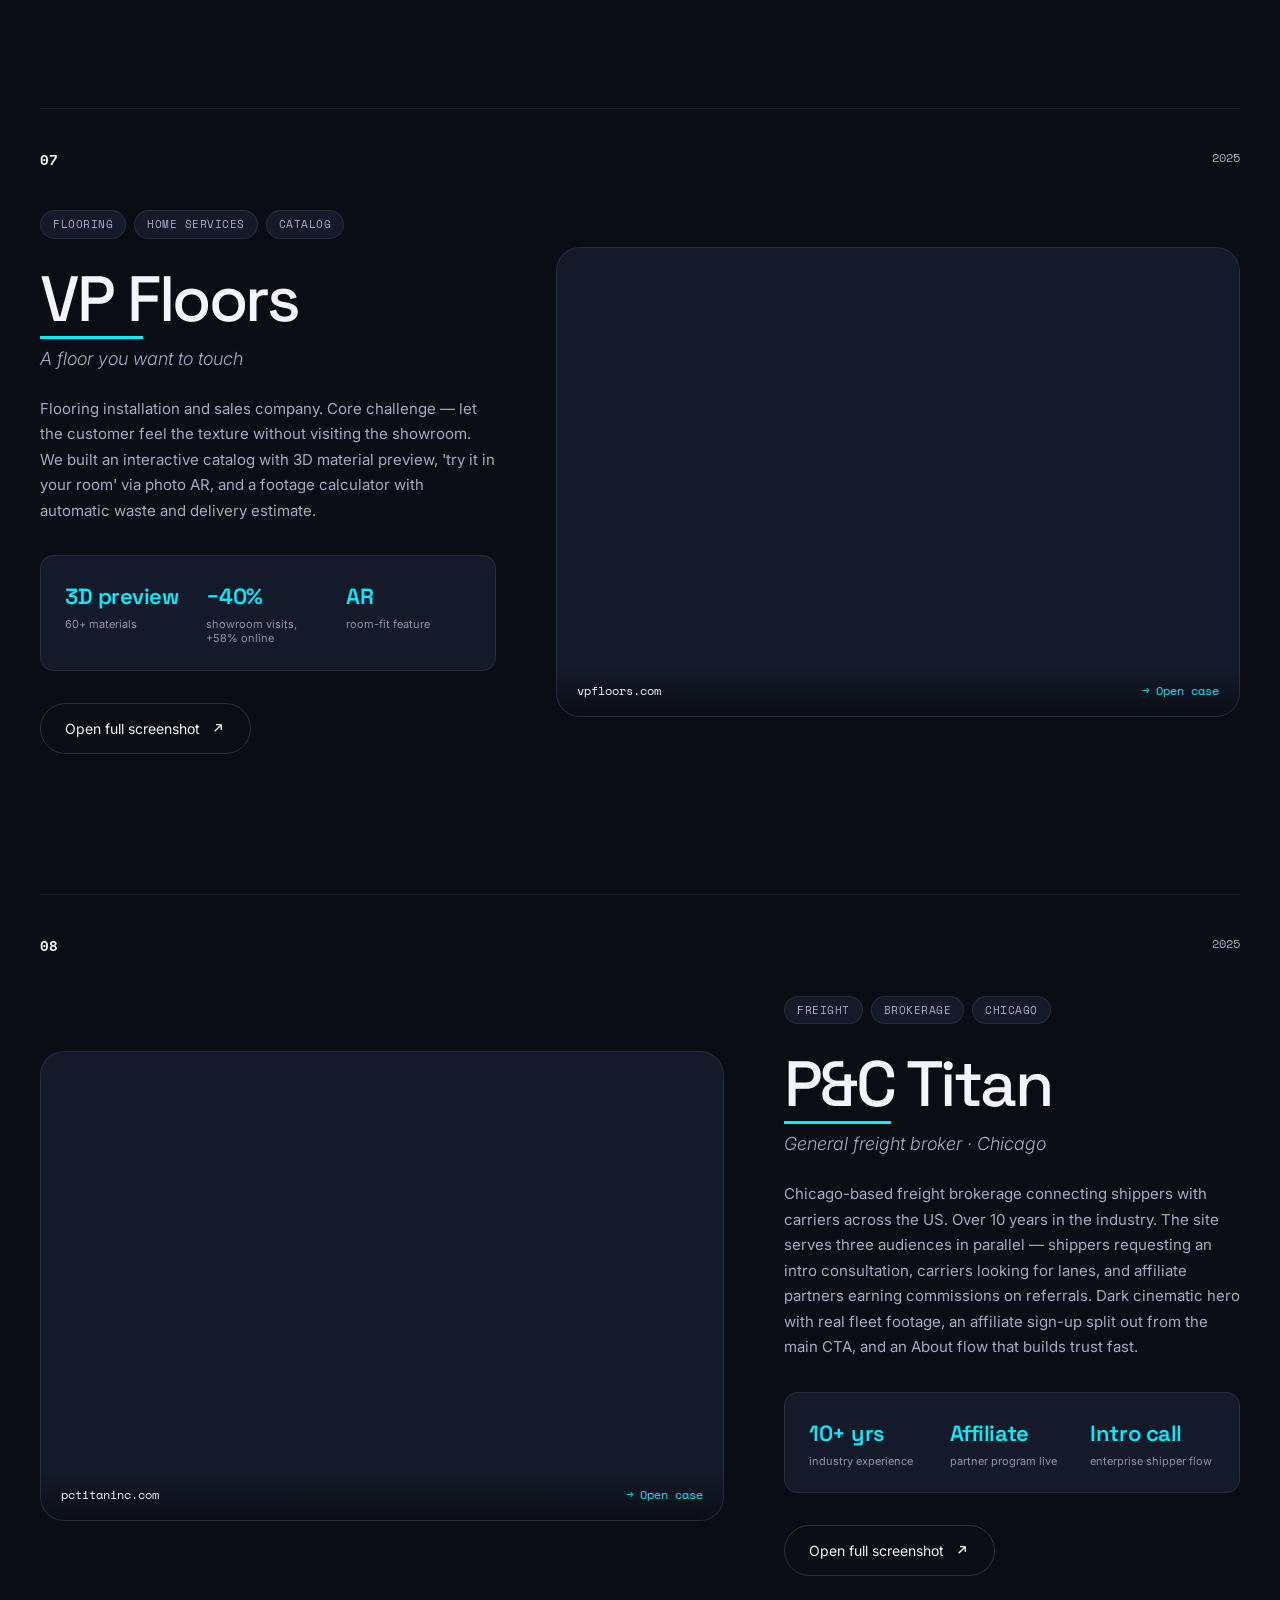
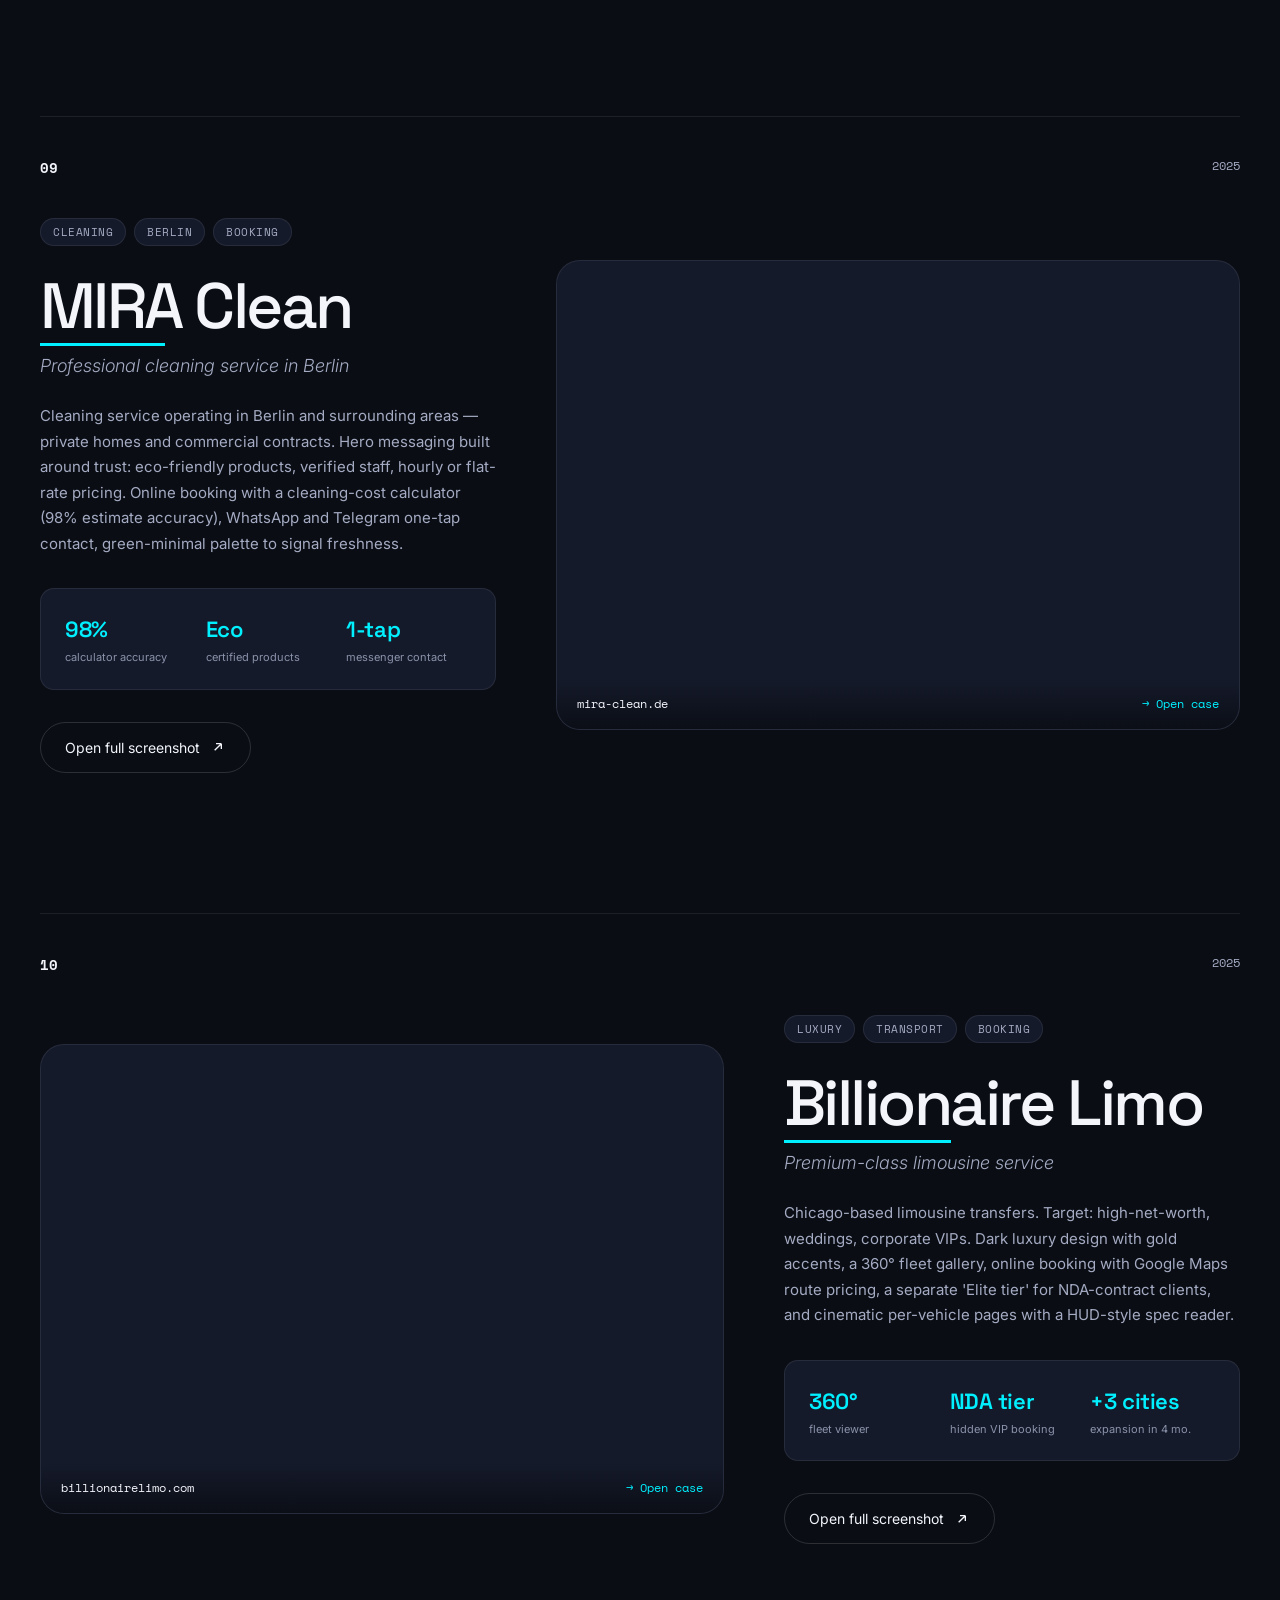
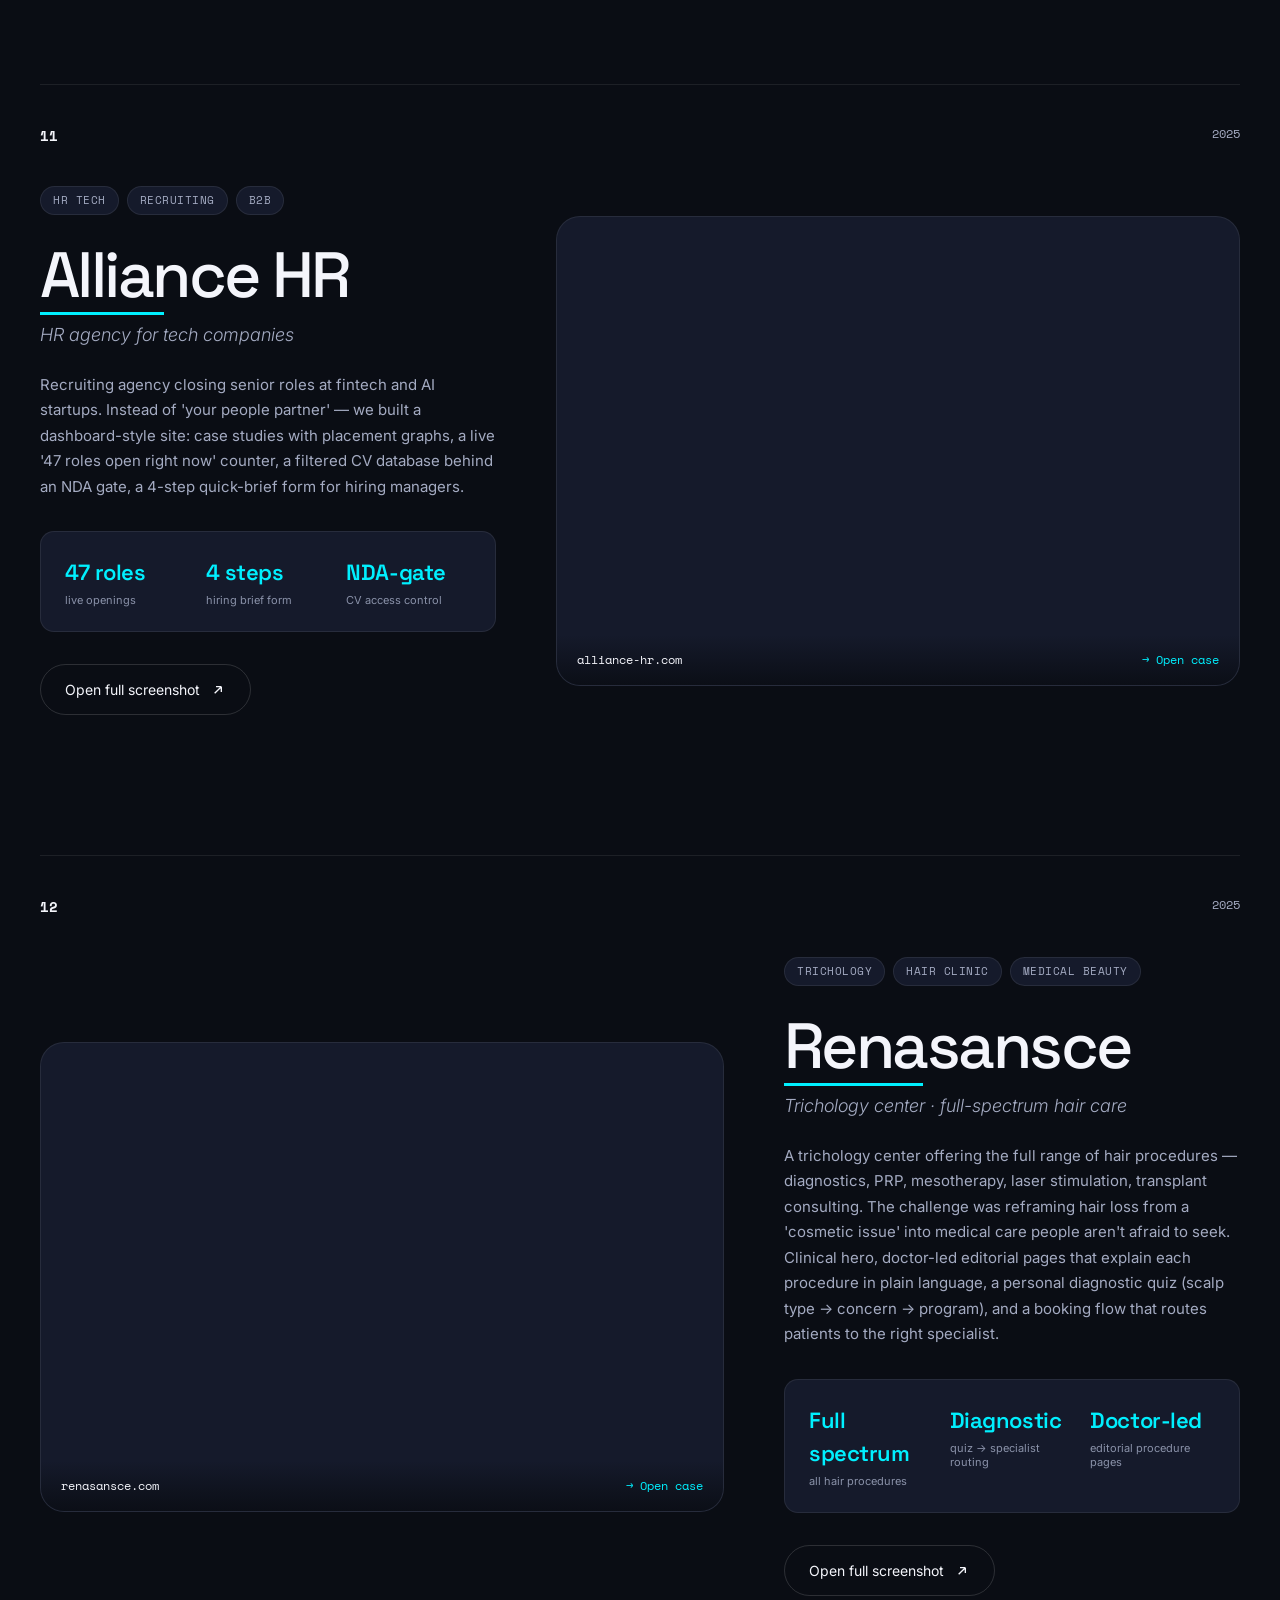
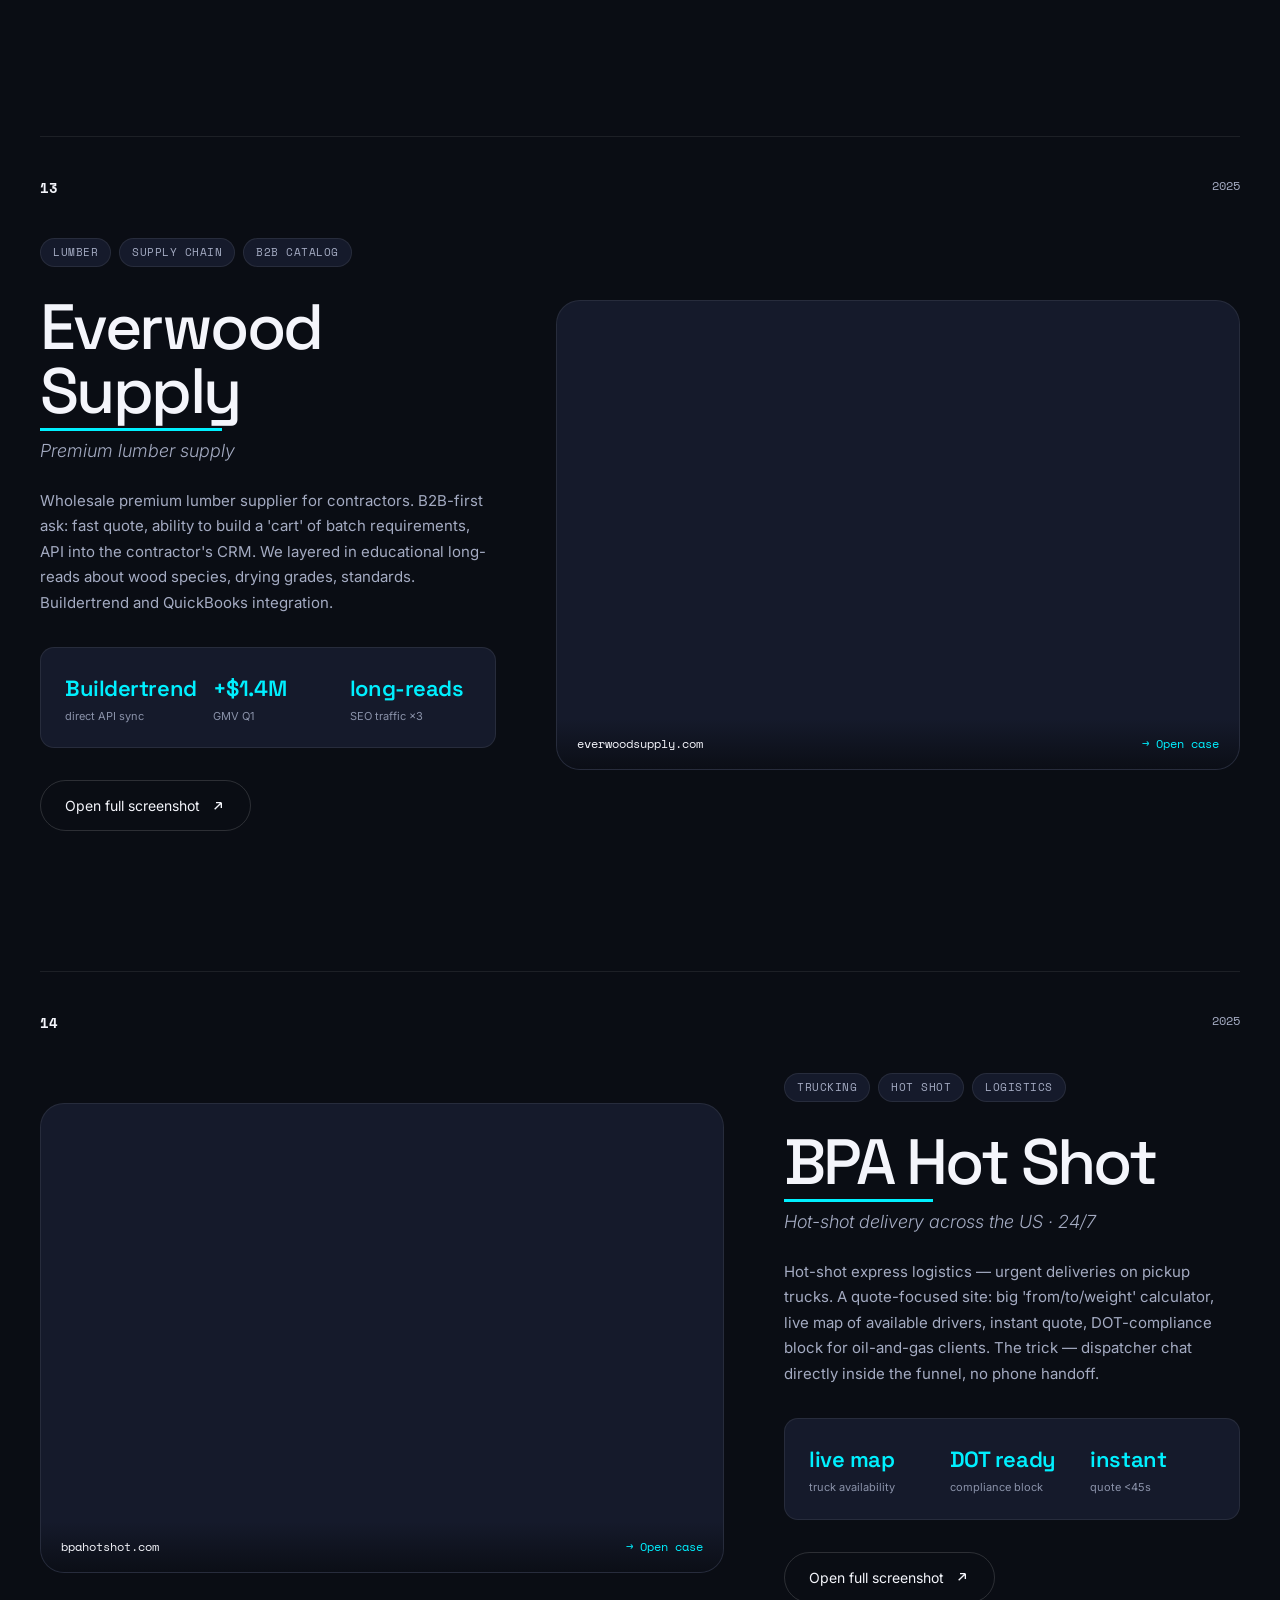
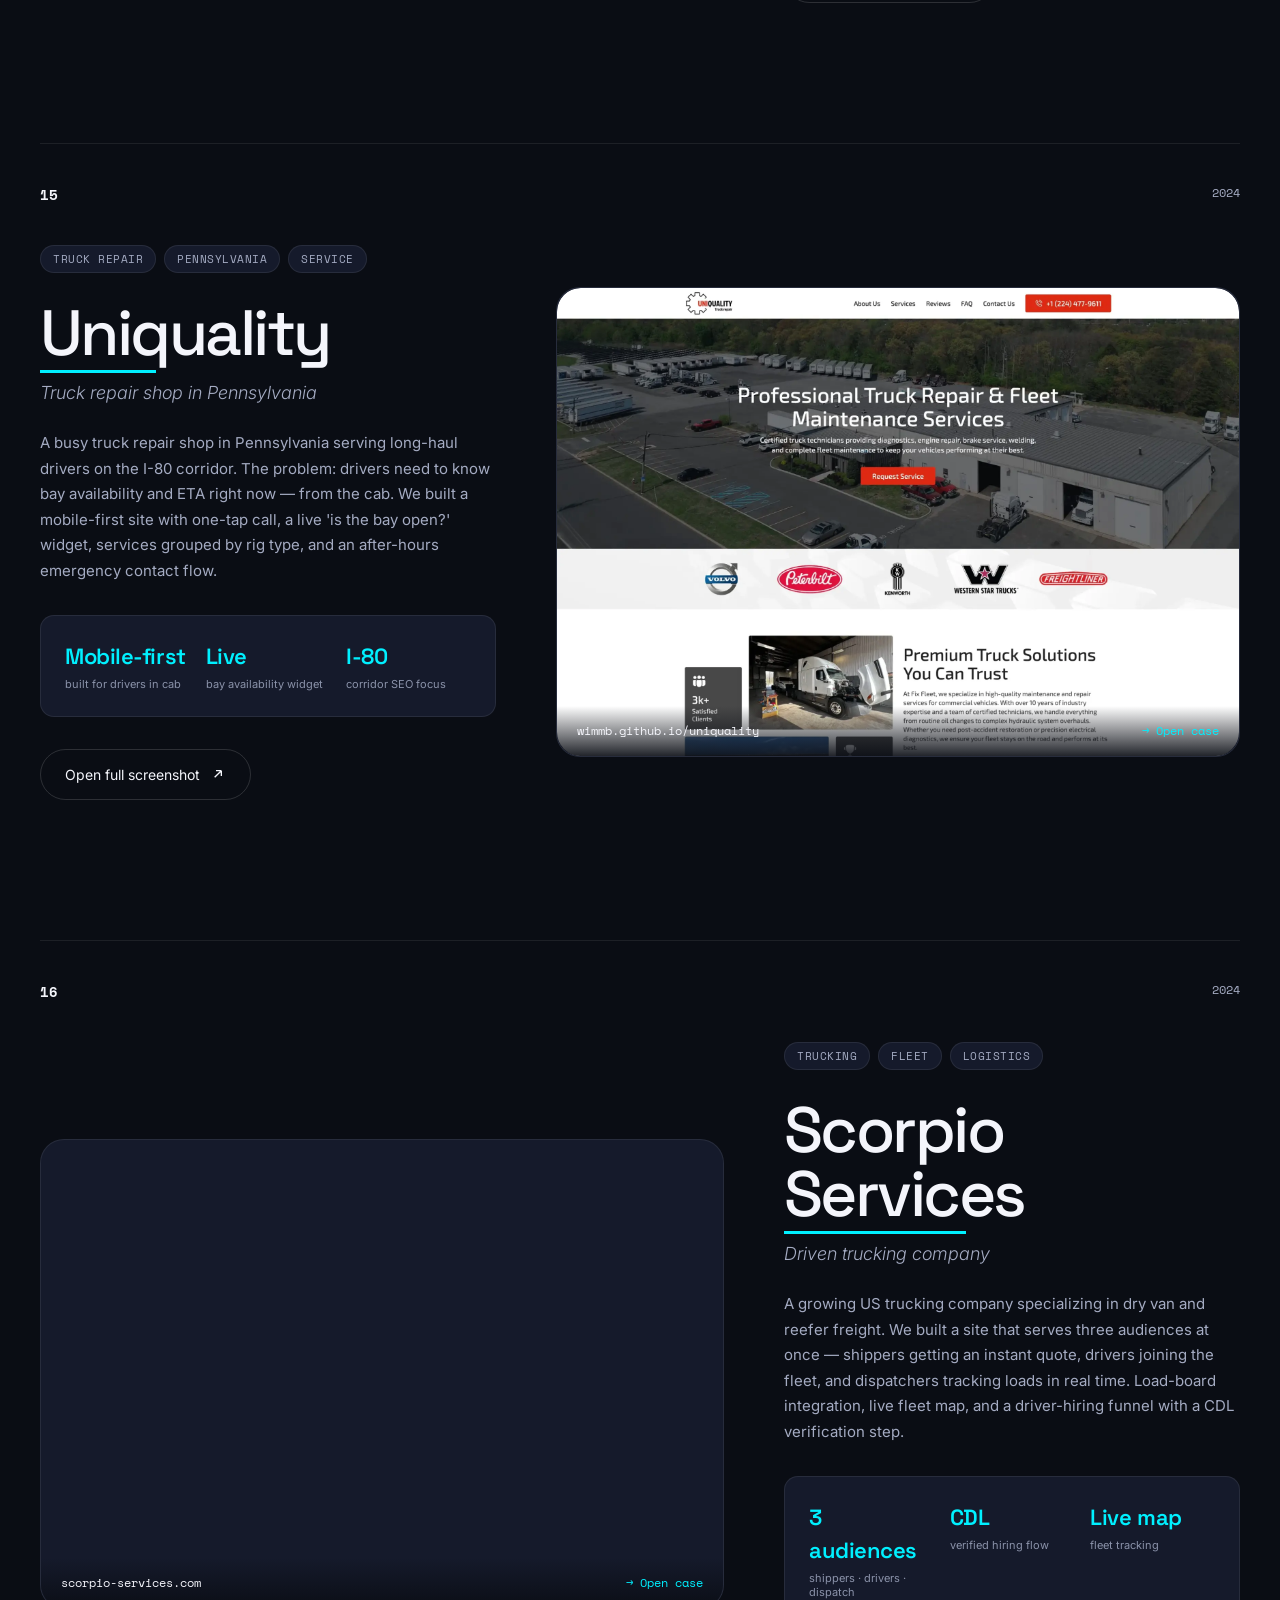
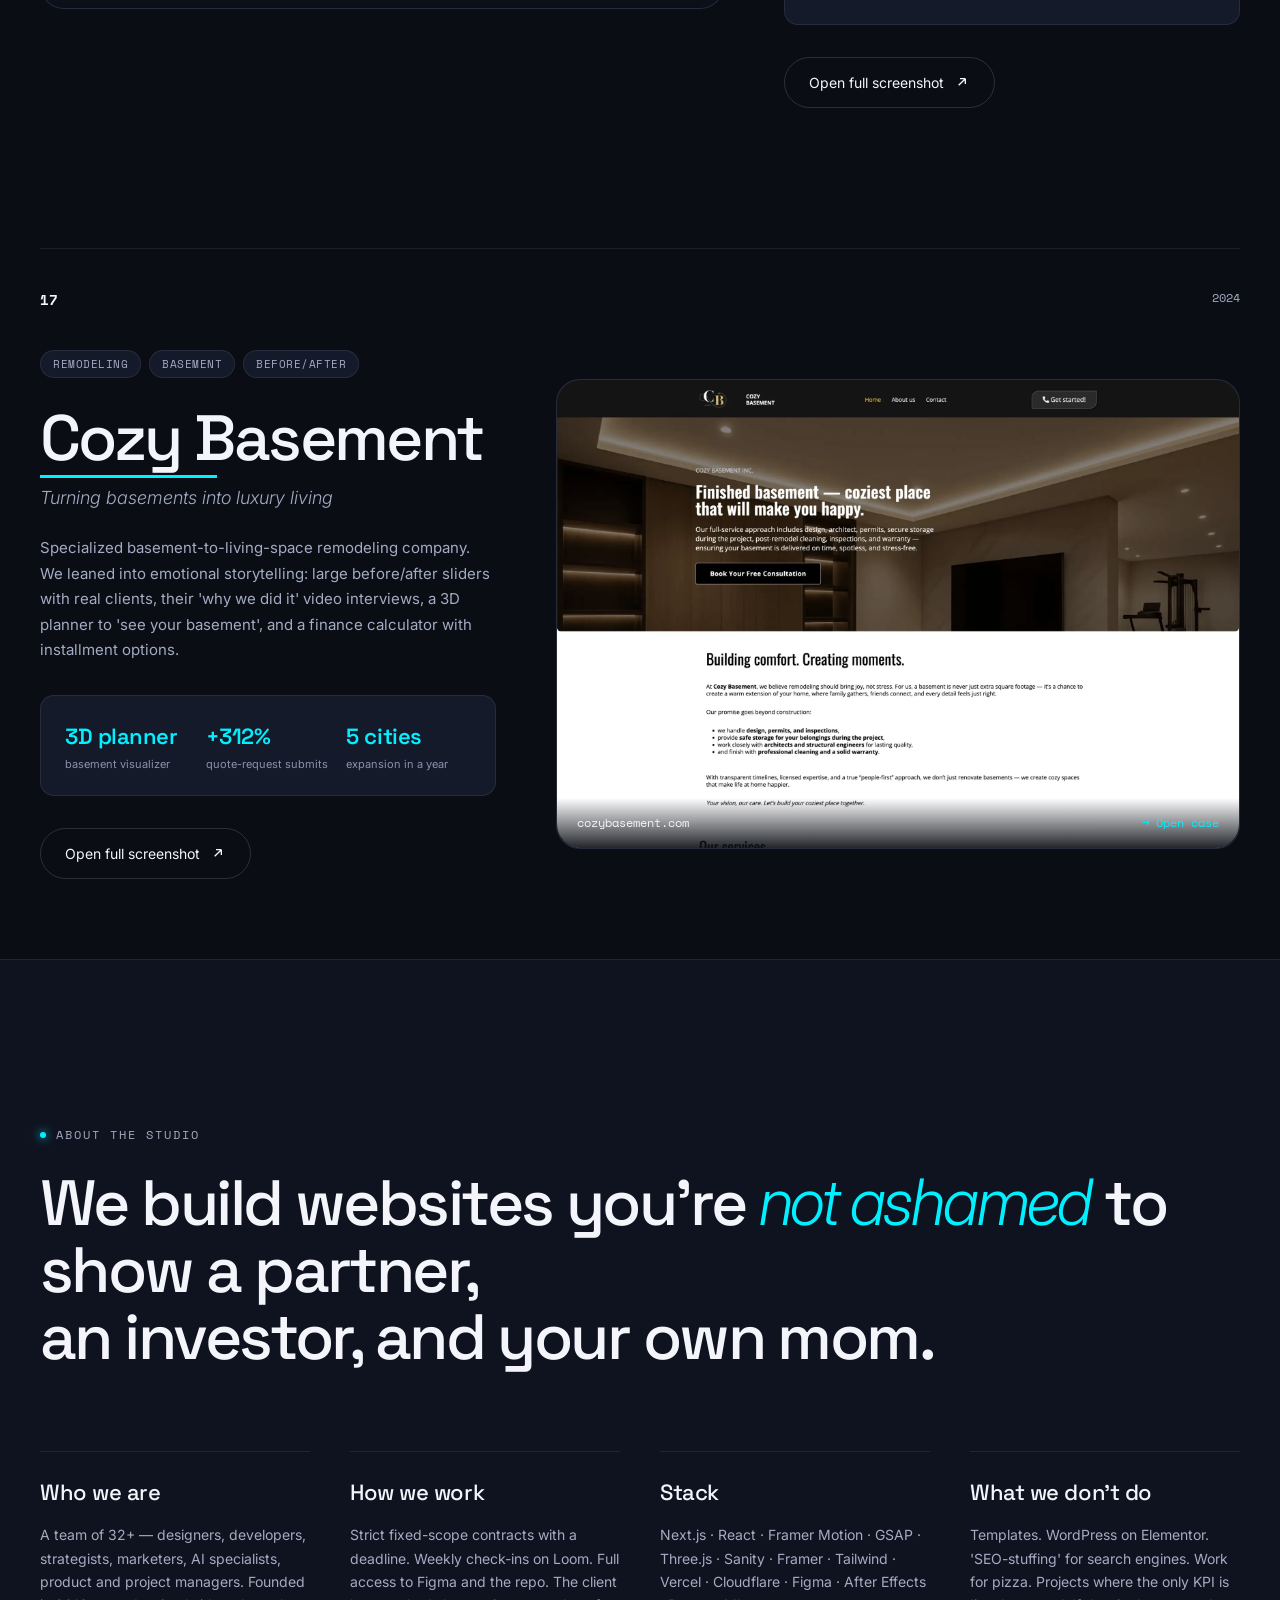
<file: website/index.html>
<!DOCTYPE html>
<html lang="en">
<head>
    <meta charset="UTF-8" />
    <meta http-equiv="Content-Language" content="en" />
    <meta name="viewport" content="width=device-width, initial-scale=1.0" />
    <script>(function(){try{var l=localStorage.getItem('runx-lang');document.documentElement.setAttribute('lang',l==='ua'?'uk':'en');}catch(e){document.documentElement.setAttribute('lang','en');}})();</script>
    <title>RUNX — Digital Studio · Websites That Convert</title>
    <meta name="description" content="RUNX is a Chicago-based digital studio building fast, beautiful, conversion-focused websites for US businesses since 2016." />
    <link rel="preconnect" href="https://fonts.googleapis.com" />
    <link rel="preconnect" href="https://fonts.gstatic.com" crossorigin />
    <link rel="stylesheet" href="https://fonts.googleapis.com/css2?family=Space+Grotesk:wght@300;400;500;600;700&family=Inter:wght@300;400;500;600;700;800;900&family=Space+Mono:wght@400;700&display=swap" media="print" onload="this.media='all'" fetchpriority="low" />
    <noscript><link rel="stylesheet" href="https://fonts.googleapis.com/css2?family=Space+Grotesk:wght@300;400;500;600;700&family=Inter:wght@300;400;500;600;700;800;900&family=Space+Mono:wght@400;700&display=swap" /></noscript>
    <link rel="stylesheet" href="styles.css" />
</head>
<body>
    <!-- Custom cursor -->
    <div class="cursor" id="cursor"></div>
    <div class="cursor-dot" id="cursorDot"></div>

    <!-- Scroll progress -->
    <div class="scroll-progress" id="scrollProgress"></div>

    <!-- Loader -->
    <div class="loader" id="loader">
        <div class="loader-logo">
            <svg viewBox="0 0 400 160" class="loader-svg">
                <text x="0" y="125" class="loader-text">RUNX</text>
            </svg>
        </div>
        <div class="loader-bar"><span></span></div>
        <div class="loader-count"><span id="loaderCount">0</span>%</div>
    </div>

    <!-- Noise overlay -->
    <div class="noise"></div>

    <!-- Header -->
    <header class="header" id="header">
        <a href="#" class="logo" data-cursor="link" aria-label="RUNX Studio — back to top">
            <svg viewBox="0 0 200 70" class="logo-svg" role="img" aria-hidden="true">
                <text x="0" y="55" class="logo-text">RUNX</text>
            </svg>
        </a>
        <nav class="nav">
            <a href="#work" data-cursor="link"><span>01</span> <span data-en="Work" data-ua="Роботи">Work</span></a>
            <a href="#about" data-cursor="link"><span>02</span> <span data-en="Studio" data-ua="Студія">Studio</span></a>
            <a href="#process" data-cursor="link"><span>03</span> <span data-en="Process" data-ua="Процес">Process</span></a>
            <a href="#contact" data-cursor="link"><span>04</span> <span data-en="Contact" data-ua="Контакти">Contact</span></a>
        </nav>
        <div class="header-right">
            <div class="lang-switch" id="langSwitch">
                <button data-set-lang="en" class="active">EN</button>
                <span class="lang-divider">/</span>
                <button data-set-lang="ua">UA</button>
            </div>
            <a href="#contact" class="cta-btn" data-cursor="cta">
                <span class="cta-text">
                    <span data-en="Let's talk" data-ua="Обговорити">Let's talk</span>
                    <span data-en="Let's talk" data-ua="Обговорити">Let's talk</span>
                </span>
                <span class="cta-arrow">→</span>
            </a>
        </div>
    </header>

    <main id="main">

    <!-- Hero -->
    <section class="hero" id="hero">
        <div class="hero-grid"></div>
        <div class="hero-gradient"></div>

        <div class="hero-meta">
            <div class="hero-meta-item">
                <span class="dot"></span>
                <span data-en="Accepting projects · Q2 2026" data-ua="Приймаємо проекти · Q2 2026">Accepting projects · Q2 2026</span>
            </div>
            <div class="hero-meta-item right">
                <span>📍</span>
                <span data-en="Chicago, IL · stands with 🇺🇦 Ukraine" data-ua="Чикаго, IL · підтримуємо 🇺🇦 Україну">Chicago, IL · stands with 🇺🇦 Ukraine</span>
            </div>
        </div>

        <div class="hero-content">
            <div class="hero-badge reveal">
                <span>✦</span>
                <span data-en="Digital Studio · Est. 2016" data-ua="Digital Studio · Est. 2016">Digital Studio · Est. 2016</span>
            </div>
            <h1 class="hero-title" id="heroTitle"
                data-en="We build digital experiences that convert."
                data-ua="Ми будуємо цифровий досвід що конвертує."
                data-split="true">
                We build digital experiences that convert.
            </h1>

            <div class="hero-sub reveal">
                <p data-en="RUNX Inc. is a Chicago-based team of designers and developers building funnel-grade websites for businesses across the US and EU. We combine visual storytelling, Core Web Vitals speed, and a conversion-first mindset."
                   data-ua="RUNX Inc. — команда дизайнерів і розробників з Чикаго, що будує сайти-воронки для бізнесу у США та ЄС. Ми поєднуємо візуальний сторителінг, швидкість на рівні Google Core Web Vitals та підхід, заточений під продажі.">
                    RUNX Inc. is a Chicago-based team of designers and developers building funnel-grade websites for businesses across the US and EU. We combine visual storytelling, Core Web Vitals speed, and a conversion-first mindset.
                </p>
            </div>

            <div class="hero-actions reveal">
                <a href="#work" class="btn btn-primary" data-cursor="cta">
                    <span data-en="See our work" data-ua="Переглянути кейси">See our work</span>
                    <svg viewBox="0 0 24 24" width="16" height="16"><path d="M5 12h14M13 5l7 7-7 7" stroke="currentColor" stroke-width="2" fill="none" stroke-linecap="round"/></svg>
                </a>
                <a href="#contact" class="btn btn-ghost" data-cursor="link">
                    <span data-en="Request a brief" data-ua="Замовити бріф">Request a brief</span>
                </a>
            </div>

            <div class="hero-stats reveal">
                <div class="stat">
                    <div class="stat-num" data-count="178">0</div>
                    <div class="stat-label" data-en="sites<br/>shipped" data-ua="запущених<br/>сайтів">sites<br/>shipped</div>
                </div>
                <div class="stat">
                    <div class="stat-num" data-count="10">0</div>
                    <div class="stat-label" data-en="years<br/>in the game" data-ua="років<br/>у ніші">years<br/>in the game</div>
                </div>
                <div class="stat">
                    <div class="stat-num" data-count="96">0</div>
                    <div class="stat-label" data-en="avg PageSpeed<br/>score" data-ua="середній PageSpeed<br/>score">avg PageSpeed<br/>score</div>
                </div>
                <div class="stat">
                    <div class="stat-num" data-count="100">0</div>
                    <div class="stat-label" data-en="% custom —<br/>zero templates" data-ua="% custom —<br/>без шаблонів">% custom —<br/>zero templates</div>
                </div>
            </div>
        </div>

        <div class="hero-scroll">
            <span data-en="Scroll" data-ua="Скрол">Scroll</span>
            <div class="scroll-line"></div>
        </div>
    </section>

    <!-- Marquee -->
    <section class="marquee">
        <div class="marquee-track">
            <span>Web Design</span><span>✦</span>
            <span>Front-end</span><span>✦</span>
            <span>Framer</span><span>✦</span>
            <span>Motion</span><span>✦</span>
            <span>SEO</span><span>✦</span>
            <span>Brand Systems</span><span>✦</span>
            <span>AI Integrations</span><span>✦</span>
            <span>Since 2016</span><span>✦</span>
            <span>Chicago · Ukraine</span><span>✦</span>
            <span>Web Design</span><span>✦</span>
            <span>Front-end</span><span>✦</span>
            <span>Framer</span><span>✦</span>
            <span>Motion</span><span>✦</span>
            <span>SEO</span><span>✦</span>
            <span>Brand Systems</span><span>✦</span>
            <span>AI Integrations</span><span>✦</span>
            <span>Since 2016</span><span>✦</span>
            <span>Chicago · Ukraine</span><span>✦</span>
        </div>
    </section>

    <!-- Work / Portfolio -->
    <section class="work" id="work">
        <div class="section-head">
            <div class="section-label reveal">
                <span class="label-dot"></span>
                <span data-en="Portfolio · 2016—2026" data-ua="Портфоліо · 2016—2026">Portfolio · 2016—2026</span>
            </div>
            <h2 class="section-title reveal">
                <span data-en="Selected work." data-ua="Обрані роботи.">Selected work.</span><br/>
                <span class="italic accent" data-en="Click any piece to open." data-ua="Клац — і зсередини.">Click any piece to open.</span>
            </h2>
            <p class="section-desc reveal"
               data-en="Each case has its own story — the client's problem, our approach, what actually moved the needle. Click a project to open the full-page screenshot."
               data-ua="Кожен кейс — окрема історія: задача клієнта, наш підхід, що саме принесло результат. Натисни на проект, щоб побачити повний скрін лендінгу.">
                Each case has its own story — the client's problem, our approach, what actually moved the needle. Click a project to open the full-page screenshot.
            </p>
        </div>

        <div class="projects" id="projects">
            <!-- 01 SolidPro -->
            <article class="project" data-index="01" data-color="#FF6B35">
                <div class="project-meta">
                    <span class="project-num">01</span>
                    <span class="project-year">2026</span>
                </div>
                <div class="project-body">
                    <div class="project-info">
                        <div class="project-tags">
                            <span>Construction</span><span>Industrial</span><span>B2B</span>
                        </div>
                        <h3 class="project-title">SolidPro US</h3>
                        <p class="project-tagline"
                           data-en="Industrial contractors, next level"
                           data-ua="Промислові підрядники нового рівня">Industrial contractors, next level</p>
                        <p class="project-desc"
                           data-en="A portfolio site for a US heavy-metal and capital construction contractor. The brief: position the company as a premium alternative to 'garage crews'. We built a photo-first landing with large case blocks, a work-volume calculator, and a dedicated bid-brief form on its own URL."
                           data-ua="Сайт-візитка для американського підрядника з металоконструкцій та капітального будівництва. Задача — подати компанію як преміум-рівня альтернативу 'гаражним' бригадам. Зробили фото-центричний лендінг з великими блоками кейсів, калькулятором обсягу робіт і формою тендерного бріфу на окремому URL.">
                            A portfolio site for a US heavy-metal and capital construction contractor. The brief: position the company as a premium alternative to 'garage crews'. We built a photo-first landing with large case blocks, a work-volume calculator, and a dedicated bid-brief form on its own URL.
                        </p>
                        <div class="project-impact">
                            <div><strong>+240%</strong><span data-en="inbound leads" data-ua="inbound-лідів">inbound leads</span></div>
                            <div><strong>2:40</strong><span data-en="avg session time" data-ua="сер. час сесії">avg session time</span></div>
                            <div><strong>97</strong><span data-en="PageSpeed mobile" data-ua="PageSpeed mobile">PageSpeed mobile</span></div>
                        </div>
                        <button class="project-open" data-cursor="cta">
                            <span data-en="Open full screenshot" data-ua="Відкрити повний скрін">Open full screenshot</span>
                            <svg viewBox="0 0 24 24" width="16" height="16"><path d="M7 17L17 7M17 7H9M17 7v8" stroke="currentColor" stroke-width="2" fill="none"/></svg>
                        </button>
                    </div>
                    <div class="project-preview" data-cursor="view">
                        <div class="preview-wrap">
                            <img decoding="async" src="images/solidpro.webp" alt="SolidPro US" loading="lazy" />
                        </div>
                        <div class="preview-label">
                            <span>solidpro.us</span>
                            <span data-en="→ Open case" data-ua="→ Відкрити">→ Open case</span>
                        </div>
                    </div>
                </div>
            </article>

            <!-- 02 RUNX Auto -->
            <article class="project" data-index="02" data-color="#00D9FF">
                <div class="project-meta">
                    <span class="project-num">02</span>
                    <span class="project-year">2026</span>
                </div>
                <div class="project-body reverse">
                    <div class="project-info">
                        <div class="project-tags">
                            <span>Auto Broker</span><span>Marketplace</span><span>Own brand</span>
                        </div>
                        <h3 class="project-title">RUNX Auto</h3>
                        <p class="project-tagline"
                           data-en="Auto broker · any car, any US state"
                           data-ua="Автоброкер · будь-яке авто, будь-який штат">Auto broker · any car, any US state</p>
                        <p class="project-desc"
                           data-en="Our flagship project. RUNX Auto is a nationwide US auto-brokerage: the client names the model and budget — we source the vehicle, negotiate, handle paperwork and logistics. The site serves two audiences: end-buyers who want a low-friction way to buy, and partner dealers sharing inventory. VIN scanner, AI chat that understands 'I need a family SUV under $40k', and a live broker-status dashboard."
                           data-ua="Флагманський проект студії. RUNX Auto — авто-брокерський сервіс по всіх США: клієнт називає модель і бюджет — ми знаходимо, ведемо переговори, оформлюємо та привозимо машину. Сайт обслуговує дві аудиторії: кінцеві покупці й дилери-партнери. VIN-сканер, AI-чат, що розуміє «потрібен сімейний SUV до $40k», live-дашборд статусу замовлення.">
                            Our flagship project. RUNX Auto is a nationwide US auto-brokerage: the client names the model and budget — we source the vehicle, negotiate, handle paperwork and logistics. The site serves two audiences: end-buyers who want a low-friction way to buy, and partner dealers sharing inventory. VIN scanner, AI chat that understands 'I need a family SUV under $40k', and a live broker-status dashboard.
                        </p>
                        <div class="project-impact">
                            <div><strong>50 states</strong><span data-en="nationwide delivery" data-ua="доставка по США">nationwide delivery</span></div>
                            <div><strong>1.1s</strong><span data-en="LCP on 4G" data-ua="LCP на 4G">LCP on 4G</span></div>
                            <div><strong>AI</strong><span data-en="car-sourcing chat" data-ua="car-sourcing чат">car-sourcing chat</span></div>
                        </div>
                        <button class="project-open" data-cursor="cta">
                            <span data-en="Open full screenshot" data-ua="Відкрити повний скрін">Open full screenshot</span>
                            <svg viewBox="0 0 24 24" width="16" height="16"><path d="M7 17L17 7M17 7H9M17 7v8" stroke="currentColor" stroke-width="2" fill="none"/></svg>
                        </button>
                    </div>
                    <div class="project-preview" data-cursor="view">
                        <div class="preview-wrap">
                            <img decoding="async" src="images/runx-auto.webp" alt="RUNX Auto" loading="lazy" />
                        </div>
                        <div class="preview-label">
                            <span>runxauto.com</span>
                            <span data-en="→ Open case" data-ua="→ Відкрити">→ Open case</span>
                        </div>
                    </div>
                </div>
            </article>

            <!-- 03 Amin Fence -->
            <article class="project" data-index="03" data-color="#8B5CF6">
                <div class="project-meta">
                    <span class="project-num">03</span>
                    <span class="project-year">2026</span>
                </div>
                <div class="project-body">
                    <div class="project-info">
                        <div class="project-tags">
                            <span>Home Services</span><span>Local SEO</span><span>Lead-gen</span>
                        </div>
                        <h3 class="project-title">Amin Fence</h3>
                        <p class="project-tagline"
                           data-en="Fences done right. One click = a lead."
                           data-ua="Паркан під ключ. Один клік = заявка.">Fences done right. One click = a lead.</p>
                        <p class="project-desc"
                           data-en="Chicago-based fence contractor. Brief: turn the site into a lead machine. We built a single-screen quiz (material → height → footage), integrated a CRM funnel, Google Reviews API, and a real-time price calculator. Local SEO hit top-3 in 6 weeks."
                           data-ua="Chicago-based підрядник з встановлення парканів. Задача — перетворити сайт на машину для заявок. Зробили одноекранний квіз «обери матеріал → висоту → метраж», інтегрували CRM-воронку, Google Reviews API та калькулятор ціни в реальному часі. Локальний SEO видав Top-3 за 6 тижнів.">
                            Chicago-based fence contractor. Brief: turn the site into a lead machine. We built a single-screen quiz (material → height → footage), integrated a CRM funnel, Google Reviews API, and a real-time price calculator. Local SEO hit top-3 in 6 weeks.
                        </p>
                        <div class="project-impact">
                            <div><strong>Top-3</strong><span data-en="Google Maps Pack" data-ua="Google Maps Pack">Google Maps Pack</span></div>
                            <div><strong>$47</strong><span data-en="CPL (was $220)" data-ua="CPL (було $220)">CPL (was $220)</span></div>
                            <div><strong>68%</strong><span data-en="quiz completion" data-ua="quiz completion">quiz completion</span></div>
                        </div>
                        <button class="project-open" data-cursor="cta">
                            <span data-en="Open full screenshot" data-ua="Відкрити повний скрін">Open full screenshot</span>
                            <svg viewBox="0 0 24 24" width="16" height="16"><path d="M7 17L17 7M17 7H9M17 7v8" stroke="currentColor" stroke-width="2" fill="none"/></svg>
                        </button>
                    </div>
                    <div class="project-preview" data-cursor="view">
                        <div class="preview-wrap">
                            <img decoding="async" src="images/amin-fence.webp" alt="Amin Fence" loading="lazy" />
                        </div>
                        <div class="preview-label">
                            <span>aminfence.com</span>
                            <span data-en="→ Open case" data-ua="→ Відкрити">→ Open case</span>
                        </div>
                    </div>
                </div>
            </article>

            <!-- 04 Renew HVAC -->
            <article class="project" data-index="04" data-color="#10B981">
                <div class="project-meta">
                    <span class="project-num">04</span>
                    <span class="project-year">2026</span>
                </div>
                <div class="project-body reverse">
                    <div class="project-info">
                        <div class="project-tags">
                            <span>HVAC</span><span>Aurora, IL</span><span>Service biz</span>
                        </div>
                        <h3 class="project-title">Renew HVAC</h3>
                        <p class="project-tagline"
                           data-en="HVAC in Aurora, IL — before the heat hits"
                           data-ua="HVAC в Аврорі, Іллінойс — поки не гаряче">HVAC in Aurora, IL — before the heat hits</p>
                        <p class="project-desc"
                           data-en="HVAC company in Aurora, Illinois — serving Chicagoland homes and businesses. Summer traffic 5× the baseline; the site has to stay up and leads have to reach a human. Sticky '24/7 Emergency' button, live dispatcher chat, trigger-based CRM routing, video testimonials. Palette: frost-blue with a cool-air focus."
                           data-ua="HVAC-компанія в Аврорі, штат Іллінойс — обслуговує Chicagoland. Влітку трафік x5, сайт повинен вистояти, а заявки — дозвонювати до людини. Sticky-кнопка '24/7 Emergency Service', живий чат з диспетчером, trigger-нотифікації у CRM і блок з відео-відгуками клієнтів. Дизайн — морозно-блакитний, з акцентом на прохолоду.">
                            HVAC company in Aurora, Illinois — serving Chicagoland homes and businesses. Summer traffic 5× the baseline; the site has to stay up and leads have to reach a human. Sticky '24/7 Emergency' button, live dispatcher chat, trigger-based CRM routing, video testimonials. Palette: frost-blue with a cool-air focus.
                        </p>
                        <div class="project-impact">
                            <div><strong>×5</strong><span data-en="summer traffic, no outage" data-ua="summer traffic · 0 downtime">summer traffic, no outage</span></div>
                            <div><strong>24/7</strong><span data-en="auto-routing CRM" data-ua="auto-routing CRM">auto-routing CRM</span></div>
                            <div><strong>A+</strong><span data-en="Web Vitals score" data-ua="Web Vitals score">Web Vitals score</span></div>
                        </div>
                        <button class="project-open" data-cursor="cta">
                            <span data-en="Open full screenshot" data-ua="Відкрити повний скрін">Open full screenshot</span>
                            <svg viewBox="0 0 24 24" width="16" height="16"><path d="M7 17L17 7M17 7H9M17 7v8" stroke="currentColor" stroke-width="2" fill="none"/></svg>
                        </button>
                    </div>
                    <div class="project-preview" data-cursor="view">
                        <div class="preview-wrap">
                            <img decoding="async" src="images/renew-hvac.webp" alt="Renew HVAC" loading="lazy" />
                        </div>
                        <div class="preview-label">
                            <span>renewhvac.com</span>
                            <span data-en="→ Open case" data-ua="→ Відкрити">→ Open case</span>
                        </div>
                    </div>
                </div>
            </article>

            <!-- 05 WOW Laser -->
            <article class="project" data-index="05" data-color="#EC4899">
                <div class="project-meta">
                    <span class="project-num">05</span>
                    <span class="project-year">2026</span>
                </div>
                <div class="project-body">
                    <div class="project-info">
                        <div class="project-tags">
                            <span>Beauty</span><span>Booking</span><span>Luxury</span>
                        </div>
                        <h3 class="project-title">WOW Laser</h3>
                        <p class="project-tagline"
                           data-en="Laser aesthetics that sell themselves"
                           data-ua="Лазерна естетика, що продає сама себе">Laser aesthetics that sell themselves</p>
                        <p class="project-desc"
                           data-en="Medical-aesthetics clinic. The industry's biggest blocker — fear of the procedure. We built a maximally 'warm' site with real before/after sliders, cabinet video tours, short answers from the head doctor, and instant online booking. Palette: peach + cream + metal for a premium feel."
                           data-ua="Медико-естетична клініка. Головна перешкода в ніші — страх клієнта перед процедурою. Ми зробили максимально «теплий» сайт з реальними фото до/після, відео-турами кабінетів, короткими відповідями від головного лікаря і онлайн-букінгом без реєстрації. Палітра — персик + крем + метал для відчуття преміуму.">
                            Medical-aesthetics clinic. The industry's biggest blocker — fear of the procedure. We built a maximally 'warm' site with real before/after sliders, cabinet video tours, short answers from the head doctor, and instant online booking. Palette: peach + cream + metal for a premium feel.
                        </p>
                        <div class="project-impact">
                            <div><strong>+180%</strong><span data-en="online bookings" data-ua="онлайн-записів">online bookings</span></div>
                            <div><strong>2:14</strong><span data-en="avg time on page" data-ua="сер. час на сторінці">avg time on page</span></div>
                            <div><strong>4.9★</strong><span data-en="post-visit rating" data-ua="post-visit rating">post-visit rating</span></div>
                        </div>
                        <button class="project-open" data-cursor="cta">
                            <span data-en="Open full screenshot" data-ua="Відкрити повний скрін">Open full screenshot</span>
                            <svg viewBox="0 0 24 24" width="16" height="16"><path d="M7 17L17 7M17 7H9M17 7v8" stroke="currentColor" stroke-width="2" fill="none"/></svg>
                        </button>
                    </div>
                    <div class="project-preview" data-cursor="view">
                        <div class="preview-wrap">
                            <img decoding="async" src="images/wow-laser.webp" alt="WOW Laser" loading="lazy" />
                        </div>
                        <div class="preview-label">
                            <span>wowlaser.com</span>
                            <span data-en="→ Open case" data-ua="→ Відкрити">→ Open case</span>
                        </div>
                    </div>
                </div>
            </article>

            <!-- 06 Ikova Tattoo -->
            <article class="project" data-index="06" data-color="#F43F5E">
                <div class="project-meta">
                    <span class="project-num">06</span>
                    <span class="project-year">2025</span>
                </div>
                <div class="project-body reverse">
                    <div class="project-info">
                        <div class="project-tags">
                            <span>Tattoo</span><span>Portfolio</span><span>Editorial</span>
                        </div>
                        <h3 class="project-title">Ikova Tattoo</h3>
                        <p class="project-tagline"
                           data-en="Portfolio-magazine for a tattoo artist"
                           data-ua="Портфоліо-журнал для тату-майстра">Portfolio-magazine for a tattoo artist</p>
                        <p class="project-desc"
                           data-en="Private studio in NYC. The artist wanted an illustrated publication, not just a gallery. We structured the site like a print magazine — double-spread works, typographic accents, grain texture, live interview quotes. Full keyboard navigation, MoMA-style. Booking via a premium 'request a date' instead of a calendar."
                           data-ua="Приватна студія у Нью-Йорку. Майстер хотів не просто галерею, а ілюстроване видання. Ми побудували структуру, як у модного друкованого журналу — великі розвороти з роботами, типографічні акценти, grain-текстура, живі цитати з інтервʼю. Вся навігація — з клавіатури, як у MoMA. Букінг через преміальний «запит дати» замість календаря.">
                            Private studio in NYC. The artist wanted an illustrated publication, not just a gallery. We structured the site like a print magazine — double-spread works, typographic accents, grain texture, live interview quotes. Full keyboard navigation, MoMA-style. Booking via a premium 'request a date' instead of a calendar.
                        </p>
                        <div class="project-impact">
                            <div><strong>6 mo.</strong><span data-en="fully booked funnel" data-ua="повна запис-воронка">fully booked funnel</span></div>
                            <div><strong>FWA</strong><span data-en="honorable mention" data-ua="Honorable номінація">honorable mention</span></div>
                            <div><strong>kbd-nav</strong><span data-en="full keyboard control" data-ua="full keyboard control">full keyboard control</span></div>
                        </div>
                        <button class="project-open" data-cursor="cta">
                            <span data-en="Open full screenshot" data-ua="Відкрити повний скрін">Open full screenshot</span>
                            <svg viewBox="0 0 24 24" width="16" height="16"><path d="M7 17L17 7M17 7H9M17 7v8" stroke="currentColor" stroke-width="2" fill="none"/></svg>
                        </button>
                    </div>
                    <div class="project-preview" data-cursor="view">
                        <div class="preview-wrap">
                            <img decoding="async" src="images/ikova-tattoo.webp" alt="Ikova Tattoo" loading="lazy" />
                        </div>
                        <div class="preview-label">
                            <span>ikovatattoo.com</span>
                            <span data-en="→ Open case" data-ua="→ Відкрити">→ Open case</span>
                        </div>
                    </div>
                </div>
            </article>

            <!-- 07 VP Floors -->
            <article class="project" data-index="07" data-color="#F59E0B">
                <div class="project-meta">
                    <span class="project-num">07</span>
                    <span class="project-year">2025</span>
                </div>
                <div class="project-body">
                    <div class="project-info">
                        <div class="project-tags">
                            <span>Flooring</span><span>Home Services</span><span>Catalog</span>
                        </div>
                        <h3 class="project-title">VP Floors</h3>
                        <p class="project-tagline"
                           data-en="A floor you want to touch"
                           data-ua="Підлога, яку хочеться торкнутися">A floor you want to touch</p>
                        <p class="project-desc"
                           data-en="Flooring installation and sales company. Core challenge — let the customer feel the texture without visiting the showroom. We built an interactive catalog with 3D material preview, 'try it in your room' via photo AR, and a footage calculator with automatic waste and delivery estimate."
                           data-ua="Компанія з укладки та продажу паркету й вінілу. Ключовий виклик — дати клієнту відчути текстуру без візиту в шоурум. Зробили інтерактивний каталог з 3D-превʼю матеріалу, функцію «приміряти у своїй кімнаті» через фото, і калькулятор метражу з автоматичним обрахунком витрати + доставки.">
                            Flooring installation and sales company. Core challenge — let the customer feel the texture without visiting the showroom. We built an interactive catalog with 3D material preview, 'try it in your room' via photo AR, and a footage calculator with automatic waste and delivery estimate.
                        </p>
                        <div class="project-impact">
                            <div><strong>3D preview</strong><span data-en="60+ materials" data-ua="60+ матеріалів">60+ materials</span></div>
                            <div><strong>−40%</strong><span data-en="showroom visits, +58% online" data-ua="живі візити, +58% online">showroom visits, +58% online</span></div>
                            <div><strong>AR</strong><span data-en="room-fit feature" data-ua="room-fit feature">room-fit feature</span></div>
                        </div>
                        <button class="project-open" data-cursor="cta">
                            <span data-en="Open full screenshot" data-ua="Відкрити повний скрін">Open full screenshot</span>
                            <svg viewBox="0 0 24 24" width="16" height="16"><path d="M7 17L17 7M17 7H9M17 7v8" stroke="currentColor" stroke-width="2" fill="none"/></svg>
                        </button>
                    </div>
                    <div class="project-preview" data-cursor="view">
                        <div class="preview-wrap">
                            <img decoding="async" src="images/vp-floors.webp" alt="VP Floors" loading="lazy" />
                        </div>
                        <div class="preview-label">
                            <span>vpfloors.com</span>
                            <span data-en="→ Open case" data-ua="→ Відкрити">→ Open case</span>
                        </div>
                    </div>
                </div>
            </article>

            <!-- 08 P&C Titan -->
            <article class="project" data-index="08" data-color="#3B82F6">
                <div class="project-meta">
                    <span class="project-num">08</span>
                    <span class="project-year">2025</span>
                </div>
                <div class="project-body reverse">
                    <div class="project-info">
                        <div class="project-tags">
                            <span>Freight</span><span>Brokerage</span><span>Chicago</span>
                        </div>
                        <h3 class="project-title">P&amp;C Titan</h3>
                        <p class="project-tagline"
                           data-en="General freight broker · Chicago"
                           data-ua="Фрейт-брокер · Чикаго">General freight broker · Chicago</p>
                        <p class="project-desc"
                           data-en="Chicago-based freight brokerage connecting shippers with carriers across the US. Over 10 years in the industry. The site serves three audiences in parallel — shippers requesting an intro consultation, carriers looking for lanes, and affiliate partners earning commissions on referrals. Dark cinematic hero with real fleet footage, an affiliate sign-up split out from the main CTA, and an About flow that builds trust fast."
                           data-ua="Фрейт-брокерська компанія з Чикаго, що звʼязує вантажовідправників з перевізниками по всіх США. Понад 10 років у ніші. Сайт обслуговує три аудиторії одночасно — shippers беруть intro-консультацію, carriers шукають lane-заявки, affiliate-партнери заробляють комісії з рефералів. Темний cinematic hero з реальним відео флоту, окремий affiliate sign-up від головного CTA та About-flow, який швидко будує довіру.">
                            Chicago-based freight brokerage connecting shippers with carriers across the US. Over 10 years in the industry. The site serves three audiences in parallel — shippers requesting an intro consultation, carriers looking for lanes, and affiliate partners earning commissions on referrals. Dark cinematic hero with real fleet footage, an affiliate sign-up split out from the main CTA, and an About flow that builds trust fast.
                        </p>
                        <div class="project-impact">
                            <div><strong>10+ yrs</strong><span data-en="industry experience" data-ua="досвід у ніші">industry experience</span></div>
                            <div><strong>Affiliate</strong><span data-en="partner program live" data-ua="партнерська програма">partner program live</span></div>
                            <div><strong>Intro call</strong><span data-en="enterprise shipper flow" data-ua="flow для enterprise">enterprise shipper flow</span></div>
                        </div>
                        <button class="project-open" data-cursor="cta">
                            <span data-en="Open full screenshot" data-ua="Відкрити повний скрін">Open full screenshot</span>
                            <svg viewBox="0 0 24 24" width="16" height="16"><path d="M7 17L17 7M17 7H9M17 7v8" stroke="currentColor" stroke-width="2" fill="none"/></svg>
                        </button>
                    </div>
                    <div class="project-preview" data-cursor="view">
                        <div class="preview-wrap">
                            <img decoding="async" src="images/pctitan.webp" alt="P&C Titan Freight" loading="lazy" />
                        </div>
                        <div class="preview-label">
                            <span>pctitaninc.com</span>
                            <span data-en="→ Open case" data-ua="→ Відкрити">→ Open case</span>
                        </div>
                    </div>
                </div>
            </article>

            <!-- 09 MIRA Clean -->
            <article class="project" data-index="09" data-color="#06B6D4">
                <div class="project-meta">
                    <span class="project-num">09</span>
                    <span class="project-year">2025</span>
                </div>
                <div class="project-body">
                    <div class="project-info">
                        <div class="project-tags">
                            <span>Cleaning</span><span>Berlin</span><span>Booking</span>
                        </div>
                        <h3 class="project-title">MIRA Clean</h3>
                        <p class="project-tagline"
                           data-en="Professional cleaning service in Berlin"
                           data-ua="Професійний клінінг-сервіс у Берліні">Professional cleaning service in Berlin</p>
                        <p class="project-desc"
                           data-en="Cleaning service operating in Berlin and surrounding areas — private homes and commercial contracts. Hero messaging built around trust: eco-friendly products, verified staff, hourly or flat-rate pricing. Online booking with a cleaning-cost calculator (98% estimate accuracy), WhatsApp and Telegram one-tap contact, green-minimal palette to signal freshness."
                           data-ua="Клінінг-сервіс у Берліні та передмісті — приватні будинки й комерційні контракти. Комунікація побудована навколо довіри: еко-засоби, перевірений персонал, погодинна або фіксована ціна. Онлайн-букінг з калькулятором вартості (точність 98%), WhatsApp та Telegram-контакт в один тап, зелено-мінімалістична палітра для відчуття свіжості.">
                            Cleaning service operating in Berlin and surrounding areas — private homes and commercial contracts. Hero messaging built around trust: eco-friendly products, verified staff, hourly or flat-rate pricing. Online booking with a cleaning-cost calculator (98% estimate accuracy), WhatsApp and Telegram one-tap contact, green-minimal palette to signal freshness.
                        </p>
                        <div class="project-impact">
                            <div><strong>98%</strong><span data-en="calculator accuracy" data-ua="точність калькулятора">calculator accuracy</span></div>
                            <div><strong>Eco</strong><span data-en="certified products" data-ua="еко-сертифіковані засоби">certified products</span></div>
                            <div><strong>1-tap</strong><span data-en="messenger contact" data-ua="messenger-контакт">messenger contact</span></div>
                        </div>
                        <button class="project-open" data-cursor="cta">
                            <span data-en="Open full screenshot" data-ua="Відкрити повний скрін">Open full screenshot</span>
                            <svg viewBox="0 0 24 24" width="16" height="16"><path d="M7 17L17 7M17 7H9M17 7v8" stroke="currentColor" stroke-width="2" fill="none"/></svg>
                        </button>
                    </div>
                    <div class="project-preview" data-cursor="view">
                        <div class="preview-wrap">
                            <img decoding="async" src="images/mira-clean.webp" alt="MIRA Clean" loading="lazy" />
                        </div>
                        <div class="preview-label">
                            <span>mira-clean.de</span>
                            <span data-en="→ Open case" data-ua="→ Відкрити">→ Open case</span>
                        </div>
                    </div>
                </div>
            </article>

            <!-- 10 Billionaire Limo (merged) -->
            <article class="project" data-index="10" data-color="#FBBF24">
                <div class="project-meta">
                    <span class="project-num">10</span>
                    <span class="project-year">2025</span>
                </div>
                <div class="project-body reverse">
                    <div class="project-info">
                        <div class="project-tags">
                            <span>Luxury</span><span>Transport</span><span>Booking</span>
                        </div>
                        <h3 class="project-title">Billionaire Limo</h3>
                        <p class="project-tagline"
                           data-en="Premium-class limousine service"
                           data-ua="Лімузин-сервіс преміум-класу">Premium-class limousine service</p>
                        <p class="project-desc"
                           data-en="Chicago-based limousine transfers. Target: high-net-worth, weddings, corporate VIPs. Dark luxury design with gold accents, a 360° fleet gallery, online booking with Google Maps route pricing, a separate 'Elite tier' for NDA-contract clients, and cinematic per-vehicle pages with a HUD-style spec reader."
                           data-ua="Компанія лімузин-трансферів у Чикаго. Цільова аудиторія — хайнет, weddings, корпоративні VIP. Темний лакшері-дизайн з золотими акцентами, галерея флоту з 360°-обертанням, онлайн-букінг з розрахунком по маршруту Google Maps, окремий 'Elite tier' для клієнтів з NDA-контрактом та cinematic-сторінки на кожне авто з HUD-інтерфейсом характеристик.">
                            Chicago-based limousine transfers. Target: high-net-worth, weddings, corporate VIPs. Dark luxury design with gold accents, a 360° fleet gallery, online booking with Google Maps route pricing, a separate 'Elite tier' for NDA-contract clients, and cinematic per-vehicle pages with a HUD-style spec reader.
                        </p>
                        <div class="project-impact">
                            <div><strong>360°</strong><span data-en="fleet viewer" data-ua="fleet viewer">fleet viewer</span></div>
                            <div><strong>NDA tier</strong><span data-en="hidden VIP booking" data-ua="приховане VIP-бронювання">hidden VIP booking</span></div>
                            <div><strong>+3 cities</strong><span data-en="expansion in 4 mo." data-ua="експансія за 4 міс">expansion in 4 mo.</span></div>
                        </div>
                        <button class="project-open" data-cursor="cta">
                            <span data-en="Open full screenshot" data-ua="Відкрити повний скрін">Open full screenshot</span>
                            <svg viewBox="0 0 24 24" width="16" height="16"><path d="M7 17L17 7M17 7H9M17 7v8" stroke="currentColor" stroke-width="2" fill="none"/></svg>
                        </button>
                    </div>
                    <div class="project-preview" data-cursor="view">
                        <div class="preview-wrap">
                            <img decoding="async" src="images/billionaire-limo.webp" alt="Billionaire Limo" loading="lazy" />
                        </div>
                        <div class="preview-label">
                            <span>billionairelimo.com</span>
                            <span data-en="→ Open case" data-ua="→ Відкрити">→ Open case</span>
                        </div>
                    </div>
                </div>
            </article>

            <!-- 11 Alliance HR -->
            <article class="project" data-index="11" data-color="#6366F1">
                <div class="project-meta">
                    <span class="project-num">11</span>
                    <span class="project-year">2025</span>
                </div>
                <div class="project-body">
                    <div class="project-info">
                        <div class="project-tags">
                            <span>HR Tech</span><span>Recruiting</span><span>B2B</span>
                        </div>
                        <h3 class="project-title">Alliance HR</h3>
                        <p class="project-tagline"
                           data-en="HR agency for tech companies"
                           data-ua="HR-агенція для tech-компаній">HR agency for tech companies</p>
                        <p class="project-desc"
                           data-en="Recruiting agency closing senior roles at fintech and AI startups. Instead of 'your people partner' — we built a dashboard-style site: case studies with placement graphs, a live '47 roles open right now' counter, a filtered CV database behind an NDA gate, a 4-step quick-brief form for hiring managers."
                           data-ua="Рекрутингова агенція, що закриває senior-позиції у fintech та AI-стартапах. Замість «ваш кадровий партнер» — зробили сайт-дашборд: кейси з графіками закриття вакансій, live-лічильник «зараз шукаємо 47 ролей», фільтрована база CV з NDA-gate, форма швидкого бріфу для hiring-manager на 4 кроки.">
                            Recruiting agency closing senior roles at fintech and AI startups. Instead of 'your people partner' — we built a dashboard-style site: case studies with placement graphs, a live '47 roles open right now' counter, a filtered CV database behind an NDA gate, a 4-step quick-brief form for hiring managers.
                        </p>
                        <div class="project-impact">
                            <div><strong>47 roles</strong><span data-en="live openings" data-ua="live-вакансії">live openings</span></div>
                            <div><strong>4 steps</strong><span data-en="hiring brief form" data-ua="hiring brief form">hiring brief form</span></div>
                            <div><strong>NDA-gate</strong><span data-en="CV access control" data-ua="CV access control">CV access control</span></div>
                        </div>
                        <button class="project-open" data-cursor="cta">
                            <span data-en="Open full screenshot" data-ua="Відкрити повний скрін">Open full screenshot</span>
                            <svg viewBox="0 0 24 24" width="16" height="16"><path d="M7 17L17 7M17 7H9M17 7v8" stroke="currentColor" stroke-width="2" fill="none"/></svg>
                        </button>
                    </div>
                    <div class="project-preview" data-cursor="view">
                        <div class="preview-wrap">
                            <img decoding="async" src="images/alliance-hr.webp" alt="Alliance HR" loading="lazy" />
                        </div>
                        <div class="preview-label">
                            <span>alliance-hr.com</span>
                            <span data-en="→ Open case" data-ua="→ Відкрити">→ Open case</span>
                        </div>
                    </div>
                </div>
            </article>

            <!-- 12 Renasansce -->
            <article class="project" data-index="12" data-color="#A855F7">
                <div class="project-meta">
                    <span class="project-num">12</span>
                    <span class="project-year">2025</span>
                </div>
                <div class="project-body reverse">
                    <div class="project-info">
                        <div class="project-tags">
                            <span>Trichology</span><span>Hair clinic</span><span>Medical beauty</span>
                        </div>
                        <h3 class="project-title">Renasansce</h3>
                        <p class="project-tagline"
                           data-en="Trichology center · full-spectrum hair care"
                           data-ua="Трихологічний центр · повний спектр процедур">Trichology center · full-spectrum hair care</p>
                        <p class="project-desc"
                           data-en="A trichology center offering the full range of hair procedures — diagnostics, PRP, mesotherapy, laser stimulation, transplant consulting. The challenge was reframing hair loss from a 'cosmetic issue' into medical care people aren't afraid to seek. Clinical hero, doctor-led editorial pages that explain each procedure in plain language, a personal diagnostic quiz (scalp type → concern → program), and a booking flow that routes patients to the right specialist."
                           data-ua="Трихологічний центр з повним спектром процедур для волосся — діагностика, PRP, мезотерапія, лазерна стимуляція, консультації з пересадки. Виклик — переформатувати випадіння волосся з «косметичної проблеми» у медичний догляд, якого людям не соромно шукати. Клінічний hero, редакторські сторінки від лікарів з поясненням кожної процедури простою мовою, персональний діагностичний квіз (тип шкіри голови → проблема → програма) та booking flow, що роутить пацієнта до потрібного спеціаліста.">
                            A trichology center offering the full range of hair procedures — diagnostics, PRP, mesotherapy, laser stimulation, transplant consulting. The challenge was reframing hair loss from a 'cosmetic issue' into medical care people aren't afraid to seek. Clinical hero, doctor-led editorial pages that explain each procedure in plain language, a personal diagnostic quiz (scalp type → concern → program), and a booking flow that routes patients to the right specialist.
                        </p>
                        <div class="project-impact">
                            <div><strong>Full spectrum</strong><span data-en="all hair procedures" data-ua="всі процедури">all hair procedures</span></div>
                            <div><strong>Diagnostic</strong><span data-en="quiz → specialist routing" data-ua="квіз → routing до лікаря">quiz → specialist routing</span></div>
                            <div><strong>Doctor-led</strong><span data-en="editorial procedure pages" data-ua="редакторські сторінки від лікарів">editorial procedure pages</span></div>
                        </div>
                        <button class="project-open" data-cursor="cta">
                            <span data-en="Open full screenshot" data-ua="Відкрити повний скрін">Open full screenshot</span>
                            <svg viewBox="0 0 24 24" width="16" height="16"><path d="M7 17L17 7M17 7H9M17 7v8" stroke="currentColor" stroke-width="2" fill="none"/></svg>
                        </button>
                    </div>
                    <div class="project-preview" data-cursor="view">
                        <div class="preview-wrap">
                            <img decoding="async" src="images/renasansce.webp" alt="Renasansce" loading="lazy" />
                        </div>
                        <div class="preview-label">
                            <span>renasansce.com</span>
                            <span data-en="→ Open case" data-ua="→ Відкрити">→ Open case</span>
                        </div>
                    </div>
                </div>
            </article>

            <!-- 13 Everwood -->
            <article class="project" data-index="13" data-color="#84CC16">
                <div class="project-meta">
                    <span class="project-num">13</span>
                    <span class="project-year">2025</span>
                </div>
                <div class="project-body">
                    <div class="project-info">
                        <div class="project-tags">
                            <span>Lumber</span><span>Supply chain</span><span>B2B catalog</span>
                        </div>
                        <h3 class="project-title">Everwood Supply</h3>
                        <p class="project-tagline"
                           data-en="Premium lumber supply"
                           data-ua="Преміальне постачання деревини">Premium lumber supply</p>
                        <p class="project-desc"
                           data-en="Wholesale premium lumber supplier for contractors. B2B-first ask: fast quote, ability to build a 'cart' of batch requirements, API into the contractor's CRM. We layered in educational long-reads about wood species, drying grades, standards. Buildertrend and QuickBooks integration."
                           data-ua="Оптовий постачальник премʼюм-пиломатеріалів для підрядників. Тут був саме B2B-запит: швидкий quote, можливість скласти «кошик» з вимогами до партії, API до CRM підрядника. Додали шар — образовий лонгрід про породи дерева, сорти висушки, стандарти. Інтеграція з Buildertrend та QuickBooks.">
                            Wholesale premium lumber supplier for contractors. B2B-first ask: fast quote, ability to build a 'cart' of batch requirements, API into the contractor's CRM. We layered in educational long-reads about wood species, drying grades, standards. Buildertrend and QuickBooks integration.
                        </p>
                        <div class="project-impact">
                            <div><strong>Buildertrend</strong><span data-en="direct API sync" data-ua="direct API sync">direct API sync</span></div>
                            <div><strong>+$1.4M</strong><span data-en="GMV Q1" data-ua="GMV Q1">GMV Q1</span></div>
                            <div><strong>long-reads</strong><span data-en="SEO traffic ×3" data-ua="SEO traffic ×3">SEO traffic ×3</span></div>
                        </div>
                        <button class="project-open" data-cursor="cta">
                            <span data-en="Open full screenshot" data-ua="Відкрити повний скрін">Open full screenshot</span>
                            <svg viewBox="0 0 24 24" width="16" height="16"><path d="M7 17L17 7M17 7H9M17 7v8" stroke="currentColor" stroke-width="2" fill="none"/></svg>
                        </button>
                    </div>
                    <div class="project-preview" data-cursor="view">
                        <div class="preview-wrap">
                            <img decoding="async" src="images/everwood-supply.webp" alt="Everwood Supply" loading="lazy" />
                        </div>
                        <div class="preview-label">
                            <span>everwoodsupply.com</span>
                            <span data-en="→ Open case" data-ua="→ Відкрити">→ Open case</span>
                        </div>
                    </div>
                </div>
            </article>

            <!-- 14 BPA Hot Shot -->
            <article class="project" data-index="14" data-color="#EF4444">
                <div class="project-meta">
                    <span class="project-num">14</span>
                    <span class="project-year">2025</span>
                </div>
                <div class="project-body reverse">
                    <div class="project-info">
                        <div class="project-tags">
                            <span>Trucking</span><span>Hot Shot</span><span>Logistics</span>
                        </div>
                        <h3 class="project-title">BPA Hot Shot</h3>
                        <p class="project-tagline"
                           data-en="Hot-shot delivery across the US · 24/7"
                           data-ua="Hot shot доставка по США · 24/7">Hot-shot delivery across the US · 24/7</p>
                        <p class="project-desc"
                           data-en="Hot-shot express logistics — urgent deliveries on pickup trucks. A quote-focused site: big 'from/to/weight' calculator, live map of available drivers, instant quote, DOT-compliance block for oil-and-gas clients. The trick — dispatcher chat directly inside the funnel, no phone handoff."
                           data-ua="Компанія експрес-логістики «hot shot» — термінові перевезення на pickup-траках. Сайт-заявка: величезний калькулятор «звідки/куди/вага», live-карта вільних водіїв, моментальний quote, DOT-compliance-блок для клієнтів у нафтогазі. Ключова фішка — чат з disp-офісом прямо у воронці, без переходу на phone.">
                            Hot-shot express logistics — urgent deliveries on pickup trucks. A quote-focused site: big 'from/to/weight' calculator, live map of available drivers, instant quote, DOT-compliance block for oil-and-gas clients. The trick — dispatcher chat directly inside the funnel, no phone handoff.
                        </p>
                        <div class="project-impact">
                            <div><strong>live map</strong><span data-en="truck availability" data-ua="truck availability">truck availability</span></div>
                            <div><strong>DOT ready</strong><span data-en="compliance block" data-ua="compliance-block">compliance block</span></div>
                            <div><strong>instant</strong><span data-en="quote <45s" data-ua="quote <45с">quote <45s</span></div>
                        </div>
                        <button class="project-open" data-cursor="cta">
                            <span data-en="Open full screenshot" data-ua="Відкрити повний скрін">Open full screenshot</span>
                            <svg viewBox="0 0 24 24" width="16" height="16"><path d="M7 17L17 7M17 7H9M17 7v8" stroke="currentColor" stroke-width="2" fill="none"/></svg>
                        </button>
                    </div>
                    <div class="project-preview" data-cursor="view">
                        <div class="preview-wrap">
                            <img decoding="async" src="images/bpa-hotshot.webp" alt="BPA Hot Shot" loading="lazy" />
                        </div>
                        <div class="preview-label">
                            <span>bpahotshot.com</span>
                            <span data-en="→ Open case" data-ua="→ Відкрити">→ Open case</span>
                        </div>
                    </div>
                </div>
            </article>

            <!-- 15 Uniquality -->
            <article class="project" data-index="15" data-color="#0EA5E9">
                <div class="project-meta">
                    <span class="project-num">15</span>
                    <span class="project-year">2024</span>
                </div>
                <div class="project-body">
                    <div class="project-info">
                        <div class="project-tags">
                            <span>Truck Repair</span><span>Pennsylvania</span><span>Service</span>
                        </div>
                        <h3 class="project-title">Uniquality</h3>
                        <p class="project-tagline"
                           data-en="Truck repair shop in Pennsylvania"
                           data-ua="Майстерня ремонту вантажівок у Пенсильванії">Truck repair shop in Pennsylvania</p>
                        <p class="project-desc"
                           data-en="A busy truck repair shop in Pennsylvania serving long-haul drivers on the I-80 corridor. The problem: drivers need to know bay availability and ETA right now — from the cab. We built a mobile-first site with one-tap call, a live 'is the bay open?' widget, services grouped by rig type, and an after-hours emergency contact flow."
                           data-ua="Завантажена майстерня з ремонту вантажівок у Пенсильванії, що обслуговує далекобійників на коридорі I-80. Проблема: водіям потрібно знати вільний бокс та ETA просто зараз — з кабіни. Зробили mobile-first сайт з one-tap дзвінком, live-віджетом «чи вільний бокс», послугами за типом вантажівки та флоу екстреного контакту вночі.">
                            A busy truck repair shop in Pennsylvania serving long-haul drivers on the I-80 corridor. The problem: drivers need to know bay availability and ETA right now — from the cab. We built a mobile-first site with one-tap call, a live 'is the bay open?' widget, services grouped by rig type, and an after-hours emergency contact flow.
                        </p>
                        <div class="project-impact">
                            <div><strong>Mobile-first</strong><span data-en="built for drivers in cab" data-ua="для водіїв з кабіни">built for drivers in cab</span></div>
                            <div><strong>Live</strong><span data-en="bay availability widget" data-ua="віджет вільних боксів">bay availability widget</span></div>
                            <div><strong>I-80</strong><span data-en="corridor SEO focus" data-ua="SEO на коридор I-80">corridor SEO focus</span></div>
                        </div>
                        <button class="project-open" data-cursor="cta">
                            <span data-en="Open full screenshot" data-ua="Відкрити повний скрін">Open full screenshot</span>
                            <svg viewBox="0 0 24 24" width="16" height="16"><path d="M7 17L17 7M17 7H9M17 7v8" stroke="currentColor" stroke-width="2" fill="none"/></svg>
                        </button>
                    </div>
                    <div class="project-preview" data-cursor="view">
                        <div class="preview-wrap">
                            <img decoding="async" src="images/uniquality.webp" alt="Uniquality" loading="lazy" />
                        </div>
                        <div class="preview-label">
                            <span>wimmb.github.io/uniquality</span>
                            <span data-en="→ Open case" data-ua="→ Відкрити">→ Open case</span>
                        </div>
                    </div>
                </div>
            </article>

            <!-- 16 Scorpio -->
            <article class="project" data-index="16" data-color="#14B8A6">
                <div class="project-meta">
                    <span class="project-num">16</span>
                    <span class="project-year">2024</span>
                </div>
                <div class="project-body reverse">
                    <div class="project-info">
                        <div class="project-tags">
                            <span>Trucking</span><span>Fleet</span><span>Logistics</span>
                        </div>
                        <h3 class="project-title">Scorpio Services</h3>
                        <p class="project-tagline"
                           data-en="Driven trucking company"
                           data-ua="Driven тракінг-компанія">Driven trucking company</p>
                        <p class="project-desc"
                           data-en="A growing US trucking company specializing in dry van and reefer freight. We built a site that serves three audiences at once — shippers getting an instant quote, drivers joining the fleet, and dispatchers tracking loads in real time. Load-board integration, live fleet map, and a driver-hiring funnel with a CDL verification step."
                           data-ua="Тракінгова компанія в США, що спеціалізується на dry van та reefer вантажах. Ми побудували сайт, який одночасно обслуговує три аудиторії — вантажовідправники отримують миттєвий quote, водії приєднуються до флоту, диспетчери відстежують рейси в реальному часі. Інтеграція з load-board, live-карта флоту та hiring-воронка для водіїв з CDL-перевіркою.">
                            A growing US trucking company specializing in dry van and reefer freight. We built a site that serves three audiences at once — shippers getting an instant quote, drivers joining the fleet, and dispatchers tracking loads in real time. Load-board integration, live fleet map, and a driver-hiring funnel with a CDL verification step.
                        </p>
                        <div class="project-impact">
                            <div><strong>3 audiences</strong><span data-en="shippers · drivers · dispatch" data-ua="shippers · drivers · dispatch">shippers · drivers · dispatch</span></div>
                            <div><strong>CDL</strong><span data-en="verified hiring flow" data-ua="CDL-перевірка у hiring">verified hiring flow</span></div>
                            <div><strong>Live map</strong><span data-en="fleet tracking" data-ua="fleet tracking">fleet tracking</span></div>
                        </div>
                        <button class="project-open" data-cursor="cta">
                            <span data-en="Open full screenshot" data-ua="Відкрити повний скрін">Open full screenshot</span>
                            <svg viewBox="0 0 24 24" width="16" height="16"><path d="M7 17L17 7M17 7H9M17 7v8" stroke="currentColor" stroke-width="2" fill="none"/></svg>
                        </button>
                    </div>
                    <div class="project-preview" data-cursor="view">
                        <div class="preview-wrap">
                            <img decoding="async" src="images/scorpio-services.webp" alt="Scorpio Services" loading="lazy" />
                        </div>
                        <div class="preview-label">
                            <span>scorpio-services.com</span>
                            <span data-en="→ Open case" data-ua="→ Відкрити">→ Open case</span>
                        </div>
                    </div>
                </div>
            </article>

            <!-- 17 Cozy Basement -->
            <article class="project" data-index="17" data-color="#FB923C">
                <div class="project-meta">
                    <span class="project-num">17</span>
                    <span class="project-year">2024</span>
                </div>
                <div class="project-body">
                    <div class="project-info">
                        <div class="project-tags">
                            <span>Remodeling</span><span>Basement</span><span>Before/After</span>
                        </div>
                        <h3 class="project-title">Cozy Basement</h3>
                        <p class="project-tagline"
                           data-en="Turning basements into luxury living"
                           data-ua="Перетворюємо підвали на люксове приміщення">Turning basements into luxury living</p>
                        <p class="project-desc"
                           data-en="Specialized basement-to-living-space remodeling company. We leaned into emotional storytelling: large before/after sliders with real clients, their 'why we did it' video interviews, a 3D planner to 'see your basement', and a finance calculator with installment options."
                           data-ua="Спеціалізована компанія з переобладнання підвалів під living-space. Ми поставили акцент на emotional storytelling: великі before/after слайдери з реальними клієнтами, їхні відео-інтервʼю «чому ми це зробили», 3D-планувальник «подивись на свій підвал» та фінансовий калькулятор з варіантами розстрочки.">
                            Specialized basement-to-living-space remodeling company. We leaned into emotional storytelling: large before/after sliders with real clients, their 'why we did it' video interviews, a 3D planner to 'see your basement', and a finance calculator with installment options.
                        </p>
                        <div class="project-impact">
                            <div><strong>3D planner</strong><span data-en="basement visualizer" data-ua="basement visualizer">basement visualizer</span></div>
                            <div><strong>+312%</strong><span data-en="quote-request submits" data-ua="quote-request submits">quote-request submits</span></div>
                            <div><strong>5 cities</strong><span data-en="expansion in a year" data-ua="експансія за рік">expansion in a year</span></div>
                        </div>
                        <button class="project-open" data-cursor="cta">
                            <span data-en="Open full screenshot" data-ua="Відкрити повний скрін">Open full screenshot</span>
                            <svg viewBox="0 0 24 24" width="16" height="16"><path d="M7 17L17 7M17 7H9M17 7v8" stroke="currentColor" stroke-width="2" fill="none"/></svg>
                        </button>
                    </div>
                    <div class="project-preview" data-cursor="view">
                        <div class="preview-wrap">
                            <img decoding="async" src="images/cozy-basement.webp" alt="Cozy Basement" loading="lazy" />
                        </div>
                        <div class="preview-label">
                            <span>cozybasement.com</span>
                            <span data-en="→ Open case" data-ua="→ Відкрити">→ Open case</span>
                        </div>
                    </div>
                </div>
            </article>
        </div>
    </section>

    <!-- About -->
    <section class="about" id="about">
        <div class="about-inner">
            <div class="about-label reveal">
                <span class="label-dot"></span>
                <span data-en="About the studio" data-ua="Про студію">About the studio</span>
            </div>
            <h2 class="about-title reveal">
                <span data-en="We build websites you're" data-ua="Ми робимо сайти, які">We build websites you're</span>
                <span class="italic accent" data-en="not ashamed" data-ua="не соромно">not ashamed</span>
                <span data-en="to show a partner," data-ua="показати партнеру,">to show a partner,</span>
                <br/>
                <span data-en="an investor, and your own mom." data-ua="інвестору й власній мамі.">an investor, and your own mom.</span>
            </h2>
            <div class="about-grid">
                <div class="about-col reveal">
                    <h3 data-en="Who we are" data-ua="Хто ми">Who we are</h3>
                    <p data-en="A team of 32+ — designers, developers, strategists, marketers, AI specialists, product and project managers. Founded in 2016 around a simple idea: the web should work. No templates, no 'done in three days', no 'it's impossible'."
                       data-ua="Команда з понад 32 людей — дизайнери, розробники, стратеги, маркетологи, AI-спеціалісти, продукт- та проджект-менеджери. Заснована у 2016 навколо простої ідеї: веб повинен працювати. Без шаблонів, без «зроблю за три дні», без «це не можна».">
                        A team of 32+ — designers, developers, strategists, marketers, AI specialists, product and project managers. Founded in 2016 around a simple idea: the web should work. No templates, no 'done in three days', no 'it's impossible'.
                    </p>
                </div>
                <div class="about-col reveal">
                    <h3 data-en="How we work" data-ua="Як працюємо">How we work</h3>
                    <p data-en="Strict fixed-scope contracts with a deadline. Weekly check-ins on Loom. Full access to Figma and the repo. The client knows what's happening every day of the week. No black boxes."
                       data-ua="Стриктно fixed-scope контракти з дедлайном. Weekly check-ins у Loom. Повний доступ до Figma і репо. Клієнт знає, що відбувається, кожного дня тижня. Ніяких «чорних ящиків».">
                        Strict fixed-scope contracts with a deadline. Weekly check-ins on Loom. Full access to Figma and the repo. The client knows what's happening every day of the week. No black boxes.
                    </p>
                </div>
                <div class="about-col reveal">
                    <h3 data-en="Stack" data-ua="Стек">Stack</h3>
                    <p data-en="Next.js · React · Framer Motion · GSAP · Three.js · Sanity · Framer · Tailwind · Vercel · Cloudflare · Figma · After Effects · Runway ML."
                       data-ua="Next.js · React · Framer Motion · GSAP · Three.js · Sanity · Framer · Tailwind · Vercel · Cloudflare · Figma · After Effects · Runway ML.">
                        Next.js · React · Framer Motion · GSAP · Three.js · Sanity · Framer · Tailwind · Vercel · Cloudflare · Figma · After Effects · Runway ML.
                    </p>
                </div>
                <div class="about-col reveal">
                    <h3 data-en="What we don't do" data-ua="Що не робимо">What we don't do</h3>
                    <p data-en="Templates. WordPress on Elementor. 'SEO-stuffing' for search engines. Work for pizza. Projects where the only KPI is 'just have one'. If the site has no goal — we'd both be sad together."
                       data-ua="Шаблони. WordPress на Elementor. «SEO-заглушки» для пошукових машин. Роботи за порцію піцци. Проекти де єдиний KPI — «щоб був». Якщо сайт не має мети — нам разом буде сумно.">
                        Templates. WordPress on Elementor. 'SEO-stuffing' for search engines. Work for pizza. Projects where the only KPI is 'just have one'. If the site has no goal — we'd both be sad together.
                    </p>
                </div>
            </div>
        </div>
    </section>

    <!-- Process -->
    <section class="process" id="process">
        <div class="section-head">
            <div class="section-label reveal">
                <span class="label-dot"></span>
                <span data-en="Process · 04 steps" data-ua="Процес · 04 кроки">Process · 04 steps</span>
            </div>
            <h2 class="section-title reveal">
                <span data-en="From first call" data-ua="Від першого дзвінка">From first call</span><br/>
                <span class="italic accent" data-en="to launch — 7–14 days." data-ua="до запуску — 7–14 днів.">to launch — 7–14 days.</span>
            </h2>
        </div>
        <div class="steps">
            <div class="step reveal">
                <div class="step-num">01</div>
                <h3 data-en="Brief &amp; Strategy" data-ua="Бріф &amp; Стратегія">Brief &amp; Strategy</h3>
                <p data-en="A 60-minute call plus a questionnaire. We walk out with an understanding of your audience, competitors, and KPIs. You get a PDF brief with site architecture and behavior scenarios."
                   data-ua="60-хвилинний дзвінок + опитувальник. Виходимо з розумінням аудиторії, конкурентів, KPI. Ви отримуєте PDF-brief з архітектурою сайту та сценаріями поведінки.">
                    A 60-minute call plus a questionnaire. We walk out with an understanding of your audience, competitors, and KPIs. You get a PDF brief with site architecture and behavior scenarios.
                </p>
                <span class="step-time" data-en="3—5 days" data-ua="3—5 днів">3—5 days</span>
            </div>
            <div class="step reveal">
                <div class="step-num">02</div>
                <h3 data-en="UX + Moodboard" data-ua="UX + Moodboard">UX + Moodboard</h3>
                <p data-en="Wireframes in Figma plus three visual directions. We pick together. We show references and explain why this particular rhythm will work for your segment."
                   data-ua="Wireframes у Figma + три варіанти напрямку візуалу. Обираємо разом. Показуємо референси й пояснюємо, чому саме цей ритм працюватиме для вашого сегменту.">
                    Wireframes in Figma plus three visual directions. We pick together. We show references and explain why this particular rhythm will work for your segment.
                </p>
                <span class="step-time" data-en="5—7 days" data-ua="5—7 днів">5—7 days</span>
            </div>
            <div class="step reveal">
                <div class="step-num">03</div>
                <h3 data-en="Design + Animation" data-ua="Design + Animation">Design + Animation</h3>
                <p data-en="Final design in Figma, motion prototype in Framer. We show every interactive state before development — you know exactly what you'll get."
                   data-ua="Фінальний дизайн у Figma, motion-прототип у Framer. Всі інтерактивні стани показуємо до розробки — ви точно знаєте, що отримаєте.">
                    Final design in Figma, motion prototype in Framer. We show every interactive state before development — you know exactly what you'll get.
                </p>
                <span class="step-time" data-en="2—3 weeks" data-ua="2—3 тижні">2—3 weeks</span>
            </div>
            <div class="step reveal">
                <div class="step-num">04</div>
                <h3 data-en="Dev &amp; Launch" data-ua="Dev &amp; Launch">Dev &amp; Launch</h3>
                <p data-en="Development, integrations (CRM, Analytics, forms), real-device QA, SEO basics. Full ongoing support after launch on a monthly subscription — updates, fixes, growth experiments."
                   data-ua="Розробка, інтеграції (CRM, Analytics, forms), QA на реальних пристроях, SEO-баз. Повний супровід після запуску на щомісячній підписці — оновлення, фікси, growth-експерименти.">
                    Development, integrations (CRM, Analytics, forms), real-device QA, SEO basics. Full ongoing support after launch on a monthly subscription — updates, fixes, growth experiments.
                </p>
                <span class="step-time" data-en="1—2 weeks" data-ua="1—2 тижні">1—2 weeks</span>
            </div>
        </div>
    </section>

    <!-- CTA -->
    <section class="cta-section" id="contact">
        <div class="cta-bg"></div>
        <div class="cta-inner">
            <div class="cta-label reveal">
                <span class="label-dot"></span>
                <span data-en="Let's start" data-ua="Почнімо">Let's start</span>
            </div>
            <h2 class="cta-title reveal">
                <span data-en="Got an" data-ua="Маєш">Got an</span>
                <span class="italic accent" data-en="idea?" data-ua="ідею?">idea?</span><br/>
                <span data-en="We've got time, coffee," data-ua="У нас є час, кава">We've got time, coffee,</span><br/>
                <span data-en="and 40 hours a week." data-ua="і 40 годин на тиждень.">and 40 hours a week.</span>
            </h2>
            <p class="cta-sub reveal"
               data-en="Tell us about your project — within 24 hours we'll send back a proposed structure, timeline, and budget range. Free, no sales pressure."
               data-ua="Розкажи про проект — за 24 години напишемо з пропозицією структури, таймлайну і вилки бюджету. Безкоштовно, без «продажів».">
                Tell us about your project — within 24 hours we'll send back a proposed structure, timeline, and budget range. Free, no sales pressure.
            </p>
            <form class="cta-form reveal" id="contactForm">
                <div class="form-row">
                    <label>
                        <span data-en="Your name" data-ua="Як звати?">Your name</span>
                        <input type="text" name="name" required data-en-ph="John Doe" data-ua-ph="Ваше імʼя" placeholder="John Doe" />
                    </label>
                    <label>
                        <span data-en="Email or Telegram" data-ua="Email або Telegram">Email or Telegram</span>
                        <input type="text" name="contact" required data-en-ph="hello@... or @username" data-ua-ph="hello@... або @username" placeholder="hello@... or @username" />
                    </label>
                </div>
                <label>
                    <span data-en="Budget" data-ua="Бюджет">Budget</span>
                    <div class="chip-group">
                        <input type="radio" name="budget" id="b1" value="3-7k" />
                        <label for="b1">$3—7k</label>
                        <input type="radio" name="budget" id="b2" value="7-15k" />
                        <label for="b2">$7—15k</label>
                        <input type="radio" name="budget" id="b3" value="15-30k" />
                        <label for="b3">$15—30k</label>
                        <input type="radio" name="budget" id="b4" value="30k+" />
                        <label for="b4">$30k+</label>
                        <input type="radio" name="budget" id="b5" value="unsure" />
                        <label for="b5" data-en="not sure yet" data-ua="поки не знаю">not sure yet</label>
                    </div>
                </label>
                <label>
                    <span data-en="Tell us about the project" data-ua="Коротко про проект">Tell us about the project</span>
                    <textarea name="brief" rows="5" data-en-ph="What's the business, what do you want from the site, timing..." data-ua-ph="Що за бізнес, що хочете від сайту, які терміни..." placeholder="What's the business, what do you want from the site, timing..."></textarea>
                </label>
                <button type="submit" class="btn btn-primary btn-big" data-cursor="cta">
                    <span data-en="Send brief" data-ua="Відправити бріф">Send brief</span>
                    <svg viewBox="0 0 24 24" width="18" height="18"><path d="M5 12h14M13 5l7 7-7 7" stroke="currentColor" stroke-width="2" fill="none" stroke-linecap="round"/></svg>
                </button>
                <p class="form-hint"
                   data-en="By submitting you agree to data processing. No spam, ever."
                   data-ua="Натискаючи, ви погоджуєтесь з обробкою даних. Спаму не буде.">
                    By submitting you agree to data processing. No spam, ever.
                </p>
            </form>
        </div>
    </section>

    </main>

    <!-- Footer -->
    <footer class="footer">
        <div class="footer-top">
            <div class="footer-logo">
                <svg viewBox="0 0 400 130" class="footer-svg">
                    <text x="0" y="105" class="footer-logo-text">RUNX</text>
                </svg>
                <div class="footer-tagline">
                    <span data-en="RUNX Inc. · Chicago, IL · with 🇺🇦 Ukraine" data-ua="RUNX Inc. · Чикаго, IL · з 🇺🇦 Україною">RUNX Inc. · Chicago, IL · with 🇺🇦 Ukraine</span>
                </div>
            </div>
            <div class="footer-links">
                <div class="footer-col">
                    <h3 data-en="Studio" data-ua="Студія">Studio</h3>
                    <a href="#work" data-en="Portfolio" data-ua="Портфоліо">Portfolio</a>
                    <a href="#about" data-en="About" data-ua="Про нас">About</a>
                    <a href="#process" data-en="Process" data-ua="Процес">Process</a>
                    <a href="#contact" data-en="Contact" data-ua="Контакти">Contact</a>
                </div>
                <div class="footer-col">
                    <h3 data-en="Social" data-ua="Соц. мережі">Social</h3>
                    <a href="https://www.instagram.com/runx_ai/" target="_blank" rel="noopener noreferrer">Instagram</a>
                    <a href="https://www.facebook.com/runxai" target="_blank" rel="noopener noreferrer">Facebook</a>
                    <a href="https://www.linkedin.com/company/runx-ai/" target="_blank" rel="noopener noreferrer">LinkedIn</a>
                </div>
                <div class="footer-col">
                    <h3 data-en="Say hi" data-ua="Написати">Say hi</h3>
                    <a href="mailto:go@runx.studio">go@runx.studio</a>
                    <a href="https://t.me/runx_ai" target="_blank" rel="noopener noreferrer">Telegram @runx_ai</a>
                    <a href="tel:+17738824877">+1 (773) 882-4877</a>
                </div>
            </div>
        </div>
        <div class="footer-bottom">
            <span data-en="© 2016—2026 RUNX Inc. · Chicago, IL" data-ua="© 2016—2026 RUNX Inc. · Чикаго, IL">© 2016—2026 RUNX Inc. · Chicago, IL</span>
            <span data-en="Made with ❤ — stands with Ukraine 🇺🇦" data-ua="Зроблено з ❤ — з Україною 🇺🇦">Made with ❤ — stands with Ukraine 🇺🇦</span>
        </div>
    </footer>

    <!-- Scroll to top (mobile) -->
    <button class="scroll-top" id="scrollTop" aria-label="Scroll to top">
        <svg viewBox="0 0 24 24" width="22" height="22">
            <path d="M12 19V5M5 12l7-7 7 7" stroke="currentColor" stroke-width="2" fill="none" stroke-linecap="round" stroke-linejoin="round"/>
        </svg>
    </button>

    <!-- Full-screen project modal -->
    <div class="modal" id="modal">
        <button class="modal-close" id="modalClose" aria-label="Close">
            <svg viewBox="0 0 24 24" width="24" height="24"><path d="M18 6 6 18M6 6l12 12" stroke="currentColor" stroke-width="2"/></svg>
        </button>
        <div class="modal-head">
            <div class="modal-meta">
                <span id="modalNum">01</span>
                <span id="modalTitle">Project</span>
            </div>
            <div class="modal-scroll-label" data-en="Scroll ↓" data-ua="Скрол ↓">Scroll ↓</div>
        </div>
        <div class="modal-body" id="modalBody">
            <!-- image injected via JS -->
        </div>
    </div>

    <script src="script.js" defer></script>
</body>
</html>
</file>
<file: styles.css>
/* ============================================================
   RUNX HUB — Engineering blueprint / editorial-industrial
   Paper. Ink. One signal accent. Motion everywhere.
   Light & dark themes via swapped --paper/--ink pairs.
   ============================================================ */

:root {
  --paper: #F2EFE8;
  --paper-2: #EAE6DC;
  --ink: #101013;
  --ink-soft: rgba(16, 16, 19, 0.62);
  --ink-faint: rgba(16, 16, 19, 0.38);
  --line: rgba(16, 16, 19, 0.16);
  --accent: #FF4400;
  --accent-hover: #E03A00;
  --accent-dim: rgba(255, 68, 0, 0.12);

  /* "on ink" = text/lines drawn on top of var(--ink) surfaces */
  --on-ink-85: rgba(242, 239, 232, 0.85);
  --on-ink-70: rgba(242, 239, 232, 0.7);
  --on-ink-55: rgba(242, 239, 232, 0.55);
  --on-ink-40: rgba(242, 239, 232, 0.4);
  --on-ink-25: rgba(242, 239, 232, 0.25);
  --on-ink-15: rgba(242, 239, 232, 0.15);
  --on-ink-12: rgba(242, 239, 232, 0.12);

  --header-bg: rgba(242, 239, 232, 0.9);
  --stripe: rgba(16, 16, 19, 0.05);

  --font-display: 'Archivo Black', sans-serif;
  --font-body: 'Archivo', sans-serif;
  --font-mono: 'IBM Plex Mono', monospace;

  --ease: cubic-bezier(0.22, 1, 0.36, 1);
  --ease-expo: cubic-bezier(0.16, 1, 0.3, 1);
  --container: 1280px;
}

:root[data-theme="dark"] {
  --paper: #101013;
  --paper-2: #17171C;
  --ink: #F2EFE8;
  --ink-soft: rgba(242, 239, 232, 0.65);
  --ink-faint: rgba(242, 239, 232, 0.4);
  --line: rgba(242, 239, 232, 0.16);

  --on-ink-85: rgba(16, 16, 19, 0.85);
  --on-ink-70: rgba(16, 16, 19, 0.7);
  --on-ink-55: rgba(16, 16, 19, 0.58);
  --on-ink-40: rgba(16, 16, 19, 0.42);
  --on-ink-25: rgba(16, 16, 19, 0.25);
  --on-ink-15: rgba(16, 16, 19, 0.15);
  --on-ink-12: rgba(16, 16, 19, 0.12);

  --header-bg: rgba(16, 16, 19, 0.88);
  --stripe: rgba(242, 239, 232, 0.06);
}

* { margin: 0; padding: 0; box-sizing: border-box; }

html { scroll-behavior: smooth; }

body {
  font-family: var(--font-body);
  font-size: 17px;
  line-height: 1.55;
  color: var(--ink);
  background: var(--paper);
  -webkit-font-smoothing: antialiased;
  overflow-x: hidden;
  transition: background 0.4s ease, color 0.4s ease;
}

a { color: inherit; text-decoration: none; }
.mono {
  font-family: var(--font-mono);
  font-size: 12px;
  font-weight: 500;
  letter-spacing: 0.08em;
}
.container { max-width: var(--container); margin: 0 auto; padding: 0 40px; }

::selection { background: var(--accent); color: #F2EFE8; }

/* ============================================================
   LOADER (always ink-dark, theme-independent)
   ============================================================ */
.loader {
  position: fixed;
  inset: 0;
  z-index: 1000;
  background: #101013;
  color: #F2EFE8;
  display: flex;
  align-items: center;
  justify-content: center;
  transition: transform 0.8s var(--ease-expo);
}
.loader.is-done { transform: translateY(-100%); }
.loader-inner { display: flex; align-items: baseline; gap: 24px; }
.loader-logo {
  font-family: var(--font-display);
  font-size: clamp(48px, 8vw, 96px);
  letter-spacing: -0.02em;
}
.loader-count {
  font-family: var(--font-mono);
  font-size: clamp(20px, 3vw, 32px);
  color: var(--accent);
  min-width: 3ch;
}
.loader-tag {
  position: absolute;
  bottom: 40px;
  left: 40px;
  font-family: var(--font-mono);
  font-size: 11px;
  letter-spacing: 0.2em;
  color: rgba(242, 239, 232, 0.5);
}

/* ============================================================
   PROGRESS / CURSOR
   ============================================================ */
.progress-bar {
  position: fixed;
  top: 0; left: 0;
  height: 3px;
  width: 100%;
  background: var(--accent);
  transform-origin: 0 50%;
  transform: scaleX(0);
  z-index: 900;
  pointer-events: none;
}
.cursor-dot, .cursor-ring {
  position: fixed;
  top: 0; left: 0;
  border-radius: 50%;
  pointer-events: none;
  z-index: 950;
  opacity: 0;
}
.cursor-dot { width: 6px; height: 6px; background: var(--accent); }
.cursor-ring {
  width: 34px; height: 34px;
  border: 1px solid var(--accent);
  transition: width 0.25s ease, height 0.25s ease, opacity 0.25s ease, border-color 0.25s ease;
}
.cursor-ring.is-hover { width: 56px; height: 56px; border-color: var(--ink); }
@media (hover: none), (max-width: 900px) {
  .cursor-dot, .cursor-ring { display: none; }
}

/* blueprint scroll HUD */
.scroll-hud {
  position: fixed;
  left: 40px;
  bottom: 24px;
  z-index: 700;
  font-size: 11px;
  letter-spacing: 0.12em;
  color: var(--ink-soft);
  background: var(--paper);
  border: 1px solid var(--line);
  padding: 7px 12px;
  pointer-events: none;
}
.scroll-hud #hudPct { color: var(--accent); }
.scroll-hud { transition: opacity 0.35s ease, transform 0.35s ease; }
.scroll-hud.is-hidden { opacity: 0; transform: translateY(8px); }
@media (max-width: 900px) { .scroll-hud { display: none; } }

/* ============================================================
   HEADER
   ============================================================ */
.site-header {
  position: fixed;
  inset: 0 0 auto 0;
  z-index: 800;
  border-bottom: 1px solid transparent;
  transition: background 0.35s ease, border-color 0.35s ease;
}
.site-header.is-scrolled {
  background: var(--header-bg);
  backdrop-filter: blur(12px);
  -webkit-backdrop-filter: blur(12px);
  border-bottom-color: var(--line);
}
.header-inner {
  max-width: 1440px;
  margin: 0 auto;
  padding: 16px 40px;
  display: flex;
  align-items: center;
  gap: 28px;
}
.logo {
  font-family: var(--font-display);
  font-size: 22px;
  letter-spacing: -0.01em;
}
.logo sup { font-size: 9px; vertical-align: super; }
.header-meta { color: var(--ink-faint); display: none; }
@media (min-width: 1180px) { .header-meta { display: block; } }
.main-nav { margin-left: auto; display: flex; gap: 28px; }
.main-nav a {
  font-size: 15px;
  font-weight: 600;
  position: relative;
  padding-bottom: 2px;
}
.nav-idx { color: var(--accent); margin-right: 6px; font-size: 10px; vertical-align: super; }
.main-nav a::after {
  content: '';
  position: absolute;
  left: 0; bottom: 0;
  width: 100%; height: 2px;
  background: var(--ink);
  transform: scaleX(0);
  transform-origin: 100% 50%;
  transition: transform 0.35s var(--ease);
}
.main-nav a:hover::after { transform: scaleX(1); transform-origin: 0 50%; }

/* lang switch + theme toggle */
.header-controls {
  display: flex;
  align-items: center;
  gap: 12px;
}
.lang-switch {
  display: flex;
  border: 1px solid var(--line);
}
.lang-switch button {
  font-family: var(--font-mono);
  font-size: 11px;
  font-weight: 500;
  letter-spacing: 0.06em;
  background: none;
  border: none;
  color: var(--ink-soft);
  padding: 7px 10px;
  cursor: pointer;
  transition: background 0.25s ease, color 0.25s ease;
}
.lang-switch button:hover { color: var(--ink); }
.lang-switch button.is-active {
  background: var(--ink);
  color: var(--paper);
}
.theme-toggle {
  width: 34px; height: 34px;
  border: 1px solid var(--line);
  border-radius: 50%;
  background: none;
  color: var(--ink);
  font-size: 15px;
  line-height: 1;
  display: flex;
  align-items: center;
  justify-content: center;
  cursor: pointer;
  transition: background 0.25s ease, color 0.25s ease, transform 0.35s var(--ease);
}
.theme-toggle:hover {
  background: var(--ink);
  color: var(--paper);
  transform: rotate(-15deg);
}

.btn-ink {
  position: relative;
  display: inline-flex;
  align-items: center;
  padding: 12px 26px;
  background: var(--ink);
  color: var(--paper);
  font-weight: 600;
  font-size: 14.5px;
  border-radius: 999px;
  overflow: hidden;
  transition: color 0.3s ease;
}
.btn-ink::before {
  content: '';
  position: absolute;
  inset: 0;
  background: var(--accent);
  transform: translateY(101%);
  transition: transform 0.4s var(--ease-expo);
}
.btn-ink:hover::before { transform: translateY(0); }
.btn-ink:hover { color: #F2EFE8; }
.btn-ink-label { position: relative; z-index: 1; }

.nav-toggle {
  display: none;
  background: none;
  border: none;
  width: 42px; height: 42px;
  cursor: pointer;
  flex-direction: column;
  justify-content: center;
  gap: 8px;
}
.nav-toggle span {
  display: block;
  height: 2px;
  background: var(--ink);
  transition: transform 0.3s var(--ease);
}

/* ============================================================
   HERO
   ============================================================ */
.hero {
  position: relative;
  padding: 126px 40px 0;
  max-width: 1440px;
  margin: 0 auto;
}
.hero-grid-lines {
  position: absolute;
  inset: 0;
  pointer-events: none;
  background-image:
    linear-gradient(var(--line) 1px, transparent 1px),
    linear-gradient(90deg, var(--line) 1px, transparent 1px);
  background-size: 100% 25%, 25% 100%;
  opacity: 0.35;
  mask-image: linear-gradient(180deg, transparent, black 15%, black 70%, transparent);
  -webkit-mask-image: linear-gradient(180deg, transparent, black 15%, black 70%, transparent);
}
.hero-top {
  display: flex;
  justify-content: space-between;
  flex-wrap: wrap;
  gap: 10px;
  margin-bottom: 30px;
  color: var(--ink-soft);
}
.hero-coord { color: var(--ink-faint); }

.hero-headline {
  font-family: var(--font-display);
  font-size: clamp(42px, 6.9vw, 104px);
  line-height: 0.98;
  letter-spacing: -0.015em;
  text-transform: uppercase;
}
.hero-headline .line {
  display: block;
  overflow: hidden;
  padding-block: 0.06em;
  margin-block: -0.06em;
}
.line-inner {
  display: inline-block;
  transform: translateY(110%);
  transition: transform 1s var(--ease-expo);
}
body.is-loaded .line:nth-child(1) .line-inner { transition-delay: 0.05s; }
body.is-loaded .line:nth-child(2) .line-inner { transition-delay: 0.15s; }
body.is-loaded .line:nth-child(3) .line-inner { transition-delay: 0.25s; }
body.is-loaded .line-inner { transform: translateY(0); }

.hero-headline em { font-style: normal; }
.hero-headline .outline {
  color: transparent;
  -webkit-text-stroke: 2px var(--ink);
  transition: color 0.4s ease;
}
.hero-headline .outline:hover { color: var(--ink); }
.hero-headline .accent { color: var(--accent); }

/* CHAOS — letters literally jitter; hover snaps them into order */
.chaos-letter {
  display: inline-block;
  animation: chaosJitter 2.1s ease-in-out infinite;
  animation-delay: var(--cd, 0s);
}
.hero-headline .outline:hover .chaos-letter { animation: none; }
@keyframes chaosJitter {
  0%, 100% { transform: translate(0, 0) rotate(0deg); }
  25% { transform: translate(-0.014em, 0.018em) rotate(-1.7deg); }
  50% { transform: translate(0.012em, -0.012em) rotate(1.3deg); }
  75% { transform: translate(-0.008em, -0.016em) rotate(-0.9deg); }
}

/* survey crosshair marks */
.plus-mark {
  position: absolute;
  width: 16px; height: 16px;
  pointer-events: none;
  color: var(--ink-faint);
  animation: plusPulse 3.8s ease-in-out infinite;
}
.plus-mark::before, .plus-mark::after {
  content: '';
  position: absolute;
  background: currentColor;
}
.plus-mark::before { left: 50%; top: 0; bottom: 0; width: 1px; }
.plus-mark::after { top: 50%; left: 0; right: 0; height: 1px; }
.pm-1 { top: 20%; right: 7%; }
.pm-2 { top: 60%; left: 43%; color: var(--accent); animation-delay: -1.3s; }
.pm-3 { bottom: 26%; right: 28%; animation-delay: -2.5s; }
@keyframes plusPulse {
  0%, 100% { opacity: 0.15; transform: scale(0.8) rotate(0deg); }
  50% { opacity: 0.75; transform: scale(1) rotate(90deg); }
}

.hero-foot {
  display: flex;
  align-items: flex-end;
  gap: 48px;
  margin: 30px 0 0;
}
.hero-sub {
  max-width: 520px;
  font-size: 18px;
  color: var(--ink-soft);
  opacity: 0;
  transform: translateY(16px);
  transition: opacity 0.8s ease 0.45s, transform 0.8s var(--ease) 0.45s;
}
body.is-loaded .hero-sub { opacity: 1; transform: none; }

.hero-badge {
  position: relative;
  width: 104px; height: 104px;
  flex-shrink: 0;
  margin-left: auto;
  opacity: 0;
  transition: opacity 0.8s ease 0.6s;
}
body.is-loaded .hero-badge { opacity: 1; }
.badge-svg { width: 100%; height: 100%; animation: spin 14s linear infinite; }
.badge-text {
  font-family: var(--font-mono);
  font-size: 10.5px;
  letter-spacing: 0.18em;
  fill: var(--ink);
}
.badge-arrow {
  position: absolute;
  inset: 0;
  display: flex;
  align-items: center;
  justify-content: center;
  font-size: 22px;
  color: var(--accent);
}
@keyframes spin { to { transform: rotate(360deg); } }

.hero-choose {
  color: var(--ink);
  align-self: flex-end;
  margin-left: auto;
  display: none;
}

/* ============================================================
   ROUTER
   ============================================================ */
.router {
  display: grid;
  grid-template-columns: repeat(3, 1fr);
  border: 1px solid var(--ink);
  border-bottom: none;
  margin-top: 40px;
  opacity: 0;
  transform: translateY(30px);
  transition: opacity 0.9s ease 0.55s, transform 0.9s var(--ease) 0.55s;
}
body.is-loaded .router { opacity: 1; transform: none; }

.route-card {
  position: relative;
  display: flex;
  flex-direction: column;
  padding: 28px 30px 24px;
  min-height: 300px;
  border-right: 1px solid var(--ink);
  overflow: hidden;
}
.route-card:last-child { border-right: none; }
.route-fill {
  position: absolute;
  inset: 0;
  background: var(--ink);
  transform: translateY(101%);
  transition: transform 0.45s var(--ease-expo);
}
.route-card:hover .route-fill { transform: translateY(0); }
.route-card > *:not(.route-fill) { position: relative; z-index: 1; }

.route-head {
  display: flex;
  justify-content: space-between;
  align-items: flex-start;
  margin-bottom: 24px;
}
.route-index {
  font-family: var(--font-display);
  font-size: 44px;
  line-height: 1;
  color: transparent;
  -webkit-text-stroke: 1.5px var(--ink);
  transition: -webkit-text-stroke-color 0.35s ease, color 0.35s ease;
}
.route-card:hover .route-index {
  -webkit-text-stroke-color: var(--accent);
  color: var(--accent);
}
.route-arrow {
  font-size: 26px;
  line-height: 1;
  transition: transform 0.35s var(--ease), color 0.35s ease;
}
.route-card:hover .route-arrow {
  transform: translate(6px, -6px);
  color: var(--accent);
}
.route-body { flex-grow: 1; }
.route-title {
  font-family: var(--font-display);
  font-size: 25px;
  text-transform: uppercase;
  letter-spacing: -0.01em;
  margin-bottom: 10px;
  transition: color 0.35s ease;
}
.route-kicker {
  display: block;
  color: var(--accent);
  margin-bottom: 14px;
}
.route-desc {
  display: block;
  font-size: 15px;
  color: var(--ink-soft);
  transition: color 0.35s ease;
}
.route-cta {
  display: inline-block;
  margin-top: 22px;
  padding-top: 14px;
  border-top: 1px solid var(--line);
  width: 100%;
  color: var(--ink);
  transition: color 0.35s ease, border-color 0.35s ease;
}
.route-card:hover .route-title { color: var(--paper); }
.route-card:hover .route-desc { color: var(--on-ink-70); }
.route-card:hover .route-cta { color: var(--accent); border-color: var(--on-ink-25); }
.route-card::after {
  content: '+';
  position: absolute;
  z-index: 1;
  bottom: 14px; right: 18px;
  font-family: var(--font-mono);
  font-size: 17px;
  color: var(--accent);
  opacity: 0;
  transform: rotate(-90deg) scale(0.5);
  transition: opacity 0.35s ease, transform 0.5s var(--ease);
}
.route-card:hover::after { opacity: 1; transform: rotate(0deg) scale(1); }

/* ============================================================
   MARQUEE
   ============================================================ */
.marquee {
  background: var(--ink);
  color: var(--paper);
  overflow: hidden;
  padding: 18px 0;
  border-top: 1px solid var(--ink);
}
.marquee-track {
  display: flex;
  white-space: nowrap;
  width: max-content;
  animation: marquee 22s linear infinite;
}
.marquee-track span {
  font-family: var(--font-display);
  font-size: clamp(18px, 2.4vw, 28px);
  letter-spacing: 0.04em;
}
.marquee-track i {
  font-style: normal;
  color: var(--accent);
  margin: 0 18px;
}
@keyframes marquee { to { transform: translateX(-50%); } }
.marquee:hover .marquee-track { animation-play-state: paused; }
.marquee--reverse .marquee-track { animation-direction: reverse; }
.marquee--tilt {
  transform: rotate(-1.4deg) scale(1.03);
  border-top: 1px solid var(--ink);
  border-bottom: 1px solid var(--ink);
  margin: 30px 0;
}

/* ============================================================
   SECTIONS — shared
   ============================================================ */
.section { padding: 110px 0; }
.section-tag {
  display: flex;
  align-items: center;
  gap: 22px;
  margin-bottom: 46px;
  color: var(--ink-soft);
}
.tag-rule {
  flex-grow: 1;
  height: 1px;
  background: var(--line);
  position: relative;
  transform: scaleX(0);
  transform-origin: 0 50%;
  transition: transform 1.2s var(--ease-expo) 0.1s;
}
.section-tag.is-visible .tag-rule { transform: scaleX(1); }
.tag-rule::after {
  content: '';
  position: absolute;
  right: 0; top: -3px;
  width: 7px; height: 7px;
  background: var(--accent);
}
.statement {
  font-family: var(--font-display);
  font-size: clamp(30px, 4.6vw, 58px);
  line-height: 1.08;
  text-transform: uppercase;
  letter-spacing: -0.01em;
  max-width: 1000px;
  margin-bottom: 28px;
}
.hl {
  background-image: linear-gradient(var(--accent), var(--accent));
  background-repeat: no-repeat;
  background-position: 0 92%;
  background-size: 100% 0.12em;
}
.lede {
  font-size: 19px;
  color: var(--ink-soft);
  max-width: 640px;
  margin-bottom: 64px;
}

/* Reveal on scroll */
.reveal {
  opacity: 0;
  transform: translateY(28px);
  transition: opacity 0.85s var(--ease) var(--d, 0s), transform 0.85s var(--ease) var(--d, 0s);
}
.reveal.is-visible { opacity: 1; transform: none; }

/* Word-by-word statement reveal (JS splits into .w / .w-inner) */
.statement.split { opacity: 1 !important; transform: none !important; transition: none; }
.statement .w {
  display: inline-block;
  overflow: hidden;
  vertical-align: top;
  padding-bottom: 0.09em;
  margin-bottom: -0.09em;
}
.statement .w-inner {
  display: inline-block;
  transform: translateY(115%);
  transition: transform 0.85s var(--ease-expo) var(--wd, 0s);
}
.statement.words-in .w-inner { transform: translateY(0); }
.statement.split .hl {
  background-size: 0% 0.12em;
  transition: background-size 0.9s var(--ease-expo) 0.5s;
}
.statement.split.words-in .hl { background-size: 100% 0.12em; }

/* ============================================================
   PRINCIPLES
   ============================================================ */
.principles {
  display: grid;
  grid-template-columns: repeat(3, 1fr);
  border-top: 1px solid var(--ink);
}
.principle {
  padding: 34px 34px 40px 0;
  border-right: 1px solid var(--line);
  margin-right: 34px;
}
.principle:last-child { border-right: none; margin-right: 0; }
.principle-num { color: var(--accent); }
.principle h3 {
  font-family: var(--font-display);
  font-size: 21px;
  text-transform: uppercase;
  margin: 16px 0 12px;
}
.principle p { font-size: 15.5px; color: var(--ink-soft); }

/* ============================================================
   CAPABILITIES — table rows
   ============================================================ */
.section-caps { padding-top: 90px; }
.caps-table { border-top: 1px solid var(--ink); }
.cap-row {
  position: relative;
  display: grid;
  grid-template-columns: 70px 1.1fr 1.6fr 60px;
  align-items: center;
  gap: 30px;
  padding: 34px 10px;
  border-bottom: 1px solid var(--ink);
  overflow: hidden;
  cursor: default;
}
.cap-fill {
  position: absolute;
  inset: 0;
  background: var(--ink);
  transform: scaleY(0);
  transform-origin: 50% 100%;
  transition: transform 0.4s var(--ease-expo);
}
.cap-row:hover .cap-fill { transform: scaleY(1); }
.cap-row > *:not(.cap-fill) { position: relative; z-index: 1; }
.cap-idx { font-size: 15px; color: var(--accent); }
.cap-title {
  font-family: var(--font-display);
  font-size: clamp(20px, 2.6vw, 32px);
  text-transform: uppercase;
  transition: color 0.35s ease, transform 0.4s var(--ease);
}
.cap-desc {
  font-size: 15.5px;
  color: var(--ink-soft);
  transition: color 0.35s ease;
}
.cap-arrow {
  font-size: 26px;
  justify-self: end;
  transition: transform 0.35s var(--ease), color 0.35s ease;
}
.cap-row:hover .cap-title { color: var(--paper); transform: translateX(10px); }
.cap-row:hover .cap-desc { color: var(--on-ink-70); }
.cap-row:hover .cap-arrow { color: var(--accent); transform: translateX(8px); }

/* ============================================================
   INK SECTIONS (process, contact)
   ============================================================ */
.section-ink {
  background: var(--ink);
  color: var(--paper);
}
.section-ink .section-tag { color: var(--on-ink-55); }
.section-ink .tag-rule { background: var(--on-ink-15); }
.accent-text { color: var(--accent); }

/* Process */
.process-grid {
  position: relative;
  display: grid;
  grid-template-columns: repeat(4, 1fr);
  gap: 40px;
  margin-top: 80px;
}
.process-line {
  position: absolute;
  top: 27px; left: 0; right: 0;
  height: 1px;
  background: var(--on-ink-15);
}
.process-line-fill {
  display: block;
  height: 100%;
  width: 0%;
  background: var(--accent);
  transition: width 1.6s var(--ease-expo);
}
.process-grid.is-active .process-line-fill { width: 100%; }
.process-step { position: relative; padding-top: 64px; }
.process-step::before {
  content: '';
  position: absolute;
  top: 21px; left: 0;
  width: 13px; height: 13px;
  border-radius: 50%;
  background: var(--ink);
  border: 2px solid var(--accent);
}
.step-num {
  position: absolute;
  top: 0; right: 0;
  font-family: var(--font-display);
  font-size: 52px;
  line-height: 1;
  color: transparent;
  -webkit-text-stroke: 1px var(--on-ink-25);
}
.process-step h3 {
  font-family: var(--font-display);
  font-size: 22px;
  text-transform: uppercase;
  margin-bottom: 12px;
}
.process-step p { font-size: 15px; color: var(--on-ink-70); }

/* ============================================================
   WHY — proof list
   ============================================================ */
.proof-list {
  list-style: none;
  border-top: 1px solid var(--ink);
  max-width: 980px;
}
.proof-list li {
  display: grid;
  grid-template-columns: 110px 1fr;
  gap: 30px;
  align-items: baseline;
  padding: 26px 0;
  border-bottom: 1px solid var(--line);
}
.proof-key { color: var(--accent); }
.proof-list p {
  font-size: clamp(17px, 1.9vw, 21px);
  color: var(--ink-soft);
}
.proof-list strong { color: var(--ink); font-weight: 700; }

/* ============================================================
   TEAM (секцію тимчасово знято; стилі лишаються для повернення)
   ============================================================ */
.section-team { background: var(--paper-2); }
.team-grid {
  display: grid;
  grid-template-columns: repeat(3, 1fr);
  gap: 28px;
}
.team-card {
  border: 1px solid var(--ink);
  background: var(--paper);
  transition: transform 0.35s var(--ease), box-shadow 0.35s ease;
}
.team-card:hover {
  transform: translate(-4px, -4px);
  box-shadow: 6px 6px 0 var(--ink);
}
.team-photo {
  aspect-ratio: 4 / 4.2;
  background:
    repeating-linear-gradient(-45deg, transparent 0 10px, var(--stripe) 10px 11px),
    var(--paper-2);
  border-bottom: 1px solid var(--ink);
  display: flex;
  align-items: center;
  justify-content: center;
  color: var(--ink-faint);
}
.team-meta { padding: 22px 24px 26px; }
.team-meta h3 {
  font-family: var(--font-display);
  font-size: 19px;
  text-transform: uppercase;
}
.team-role {
  display: block;
  color: var(--accent);
  margin: 8px 0 12px;
}
.team-meta p { font-size: 14.5px; color: var(--ink-soft); }

/* ============================================================
   LOCATION
   ============================================================ */
.section-location {
  border-top: 1px solid var(--ink);
  background:
    radial-gradient(600px 300px at 85% 20%, var(--accent-dim), transparent 70%),
    var(--paper);
}
.section-location .lede { margin-bottom: 30px; }
.location-coords { color: var(--ink-faint); }

/* ============================================================
   CONTACT
   ============================================================ */
.section-contact { padding-bottom: 0; }
.contact-form {
  max-width: 860px;
  margin-top: 60px;
  display: flex;
  flex-direction: column;
  gap: 38px;
}
.form-row {
  display: grid;
  grid-template-columns: 1fr 1fr;
  gap: 38px;
}
.form-field { display: flex; flex-direction: column; gap: 12px; }
.form-field label { color: var(--on-ink-55); }
.form-field input,
.form-field select,
.form-field textarea {
  font-family: var(--font-body);
  font-size: 18px;
  color: var(--paper);
  background: transparent;
  border: none;
  border-bottom: 1px solid var(--on-ink-25);
  padding: 10px 2px 14px;
  outline: none;
  border-radius: 0;
  transition: border-color 0.3s ease;
  resize: vertical;
}
.form-field select { cursor: pointer; appearance: none; }
.form-field select option { color: #101013; background: #F2EFE8; }
.form-field select:invalid { color: var(--on-ink-40); }
.form-field ::placeholder { color: var(--on-ink-40); }
.form-field input:focus,
.form-field select:focus,
.form-field textarea:focus { border-bottom-color: var(--accent); }

.btn-accent {
  align-self: flex-start;
  display: inline-flex;
  align-items: center;
  gap: 14px;
  background: var(--accent);
  color: #101013;
  font-family: var(--font-display);
  font-size: 16px;
  text-transform: uppercase;
  letter-spacing: 0.02em;
  border: none;
  cursor: pointer;
  padding: 20px 34px;
  transition: background 0.3s ease, transform 0.3s var(--ease);
}
.btn-accent:hover { background: var(--accent-hover); }
.btn-accent-arrow { transition: transform 0.3s var(--ease); }
.btn-accent:hover .btn-accent-arrow { transform: translateX(6px); }
.form-confirmation { color: var(--accent); }

/* ============================================================
   FOOTER
   ============================================================ */
.site-footer {
  margin-top: 110px;
  border-top: 1px solid var(--on-ink-15);
  padding-bottom: 34px;
}
.footer-top { overflow: hidden; }
.footer-logo .fl {
  display: inline-block;
  transform: translateY(108%);
  transition: transform 1s var(--ease-expo) calc(var(--fd, 0) * 0.08s);
}
.footer-top.is-visible .fl { transform: translateY(0); }
.footer-logo {
  display: block;
  font-family: var(--font-display);
  font-size: clamp(90px, 17vw, 250px);
  line-height: 0.9;
  letter-spacing: -0.02em;
  text-align: center;
  color: transparent;
  -webkit-text-stroke: 1.5px var(--on-ink-25);
  user-select: none;
  margin: 30px 0 50px;
  transition: -webkit-text-stroke-color 0.5s ease;
}
.footer-top:hover .footer-logo { -webkit-text-stroke-color: var(--accent); }
.footer-grid {
  display: grid;
  grid-template-columns: 1.6fr 1fr 1fr 1fr;
  gap: 40px;
  padding-bottom: 50px;
  border-bottom: 1px solid var(--on-ink-12);
}
.footer-brand p { color: var(--on-ink-55); max-width: 250px; }
.footer-col h4 { color: var(--on-ink-40); margin-bottom: 18px; }
.footer-col a {
  display: block;
  font-size: 15.5px;
  color: var(--on-ink-85);
  margin-bottom: 12px;
  transition: color 0.25s ease, transform 0.25s var(--ease);
}
.footer-col a:hover { color: var(--accent); transform: translateX(4px); }
.footer-bottom {
  display: flex;
  justify-content: space-between;
  flex-wrap: wrap;
  gap: 10px;
  padding-top: 26px;
  color: var(--on-ink-40);
  font-size: 11px;
}
.footer-bottom a:hover { color: var(--accent); }

/* ============================================================
   REDUCED MOTION
   ============================================================ */
@media (prefers-reduced-motion: reduce) {
  html { scroll-behavior: auto; }
  .loader { display: none; }
  .reveal, .hero-sub, .hero-badge, .router { opacity: 1 !important; transform: none !important; transition: none !important; }
  .line-inner, .tag-rule, .statement .w-inner, .footer-logo .fl { transform: none !important; transition: none !important; }
  .marquee-track, .badge-svg, .chaos-letter, .plus-mark { animation: none !important; }
  .plus-mark { opacity: 0.3; }
  .cursor-dot, .cursor-ring { display: none; }
  *, *::before, *::after { transition-duration: 0.01ms !important; animation-duration: 0.01ms !important; }
}

/* ============================================================
   RESPONSIVE
   ============================================================ */
@media (max-width: 1080px) {
  .cap-row { grid-template-columns: 50px 1fr 40px; }
  .cap-desc { grid-column: 2 / 3; grid-row: 2; }
  .cap-title { grid-column: 2 / 3; }
  .cap-arrow { grid-row: 1; grid-column: 3; }
  .process-grid { grid-template-columns: 1fr 1fr; row-gap: 60px; }
  .process-line { display: none; }
}

@media (max-width: 900px) {
  .container { padding: 0 24px; }
  .header-inner { padding: 14px 20px; gap: 14px; }
  .hero { padding: 108px 24px 0; }
  .hero-headline .outline { -webkit-text-stroke-width: 1.2px; }
  .hero-foot { flex-direction: column; align-items: flex-start; gap: 24px; margin-top: 26px; }
  .hero-badge { display: none; }
  .hero-choose { display: block; margin-left: 0; align-self: flex-start; }
  .router { grid-template-columns: 1fr; margin-top: 30px; }
  .route-card { border-right: none; border-bottom: 1px solid var(--ink); min-height: 0; }
  .route-card:last-child { border-bottom: none; }

  .main-nav, .header-cta, .header-meta { display: none; }
  .nav-toggle { display: flex; margin-left: 0; }
  .header-controls { margin-left: auto; gap: 8px; }
  .lang-switch button { padding: 6px 8px; }
  .theme-toggle { width: 32px; height: 32px; }
  .main-nav.is-open {
    display: flex;
    position: fixed;
    inset: 62px 0 auto 0;
    flex-direction: column;
    gap: 0;
    background: var(--paper);
    border-bottom: 1px solid var(--ink);
    padding: 10px 0 16px;
  }
  .main-nav.is-open a { padding: 16px 24px; font-size: 18px; }
  .main-nav.is-open a::after { display: none; }
  .nav-toggle[aria-expanded="true"] span:first-child { transform: translateY(5px) rotate(45deg); }
  .nav-toggle[aria-expanded="true"] span:last-child { transform: translateY(-5px) rotate(-45deg); }

  .section { padding: 80px 0; }
  .principles { grid-template-columns: 1fr; }
  .principle { border-right: none; margin-right: 0; padding-right: 0; border-bottom: 1px solid var(--line); }
  .principle:last-child { border-bottom: none; }
  .team-grid { grid-template-columns: 1fr; }
  .form-row { grid-template-columns: 1fr; }
  .proof-list li { grid-template-columns: 1fr; gap: 8px; }
  .process-grid { grid-template-columns: 1fr; }
  .footer-grid { grid-template-columns: 1fr 1fr; }
}

@media (max-width: 520px) {
  .footer-grid { grid-template-columns: 1fr; gap: 30px; }
  .loader-tag { left: 24px; bottom: 24px; }
}
</file>
<file: website/styles.css>
/* ========================================
   RUNX Portfolio · Styles
======================================== */

:root {
    --bg: #0A0D14;
    --bg-2: #0F1320;
    --surface: #151A2B;
    --surface-2: #1D2338;
    --line: rgba(255, 255, 255, 0.08);
    --line-strong: rgba(255, 255, 255, 0.14);
    --text: #F4F5FB;
    --text-dim: #A4ABC2;
    --text-muted: #8A92A9;
    --accent: #00F0FF;
    --accent-2: #FFD93D;
    --accent-3: #FF4D8D;
    --radius: 14px;
    --radius-lg: 24px;
    --ease: cubic-bezier(0.2, 0.7, 0.2, 1);
    --ease-out: cubic-bezier(0.19, 1, 0.22, 1);
    --container: 1400px;
}

* { margin: 0; padding: 0; box-sizing: border-box; }

html { scroll-behavior: smooth; background: var(--bg); }

body {
    font-family: 'Inter', -apple-system, BlinkMacSystemFont, sans-serif;
    background: var(--bg);
    color: var(--text);
    font-size: 16px;
    line-height: 1.5;
    overflow-x: hidden;
    -webkit-font-smoothing: antialiased;
    -moz-osx-font-smoothing: grayscale;
    cursor: none;
}

img, svg { display: block; max-width: 100%; }
a { color: inherit; text-decoration: none; }
button { font: inherit; cursor: none; border: 0; background: transparent; color: inherit; }
input, textarea { font: inherit; color: inherit; background: transparent; border: 0; outline: 0; }
::selection { background: var(--accent); color: var(--bg); }

*:focus { outline: none; }
*:focus-visible {
    outline: 2px solid var(--accent);
    outline-offset: 3px;
    border-radius: 4px;
}

/* ========== Noise ========== */
.noise {
    position: fixed;
    inset: 0;
    z-index: 9999;
    pointer-events: none;
    opacity: 0.06;
    mix-blend-mode: overlay;
    background-image:
        url("data:image/svg+xml;utf8,<svg xmlns='http://www.w3.org/2000/svg' width='200' height='200'><filter id='n'><feTurbulence type='fractalNoise' baseFrequency='0.95' numOctaves='2' stitchTiles='stitch'/><feColorMatrix values='0 0 0 0 1 0 0 0 0 1 0 0 0 0 1 0 0 0 1 0'/></filter><rect width='100%25' height='100%25' filter='url(%23n)'/></svg>");
}

/* ========== Cursor ========== */
.cursor {
    position: fixed;
    top: 0; left: 0;
    width: 36px; height: 36px;
    border: 1.5px solid var(--text);
    border-radius: 50%;
    transform: translate(-50%, -50%);
    pointer-events: none;
    z-index: 10000;
    transition: width 0.3s var(--ease), height 0.3s var(--ease),
                border-color 0.3s var(--ease), opacity 0.25s ease,
                background 0.3s var(--ease);
    mix-blend-mode: difference;
}
.cursor-dot {
    position: fixed;
    top: 0; left: 0;
    width: 4px; height: 4px;
    background: var(--text);
    border-radius: 50%;
    transform: translate(-50%, -50%);
    pointer-events: none;
    z-index: 10001;
    mix-blend-mode: difference;
}
.cursor.is-link { width: 56px; height: 56px; border-color: var(--accent); }
.cursor.is-cta {
    width: 80px; height: 80px;
    background: var(--accent);
    border-color: var(--accent);
    color: var(--bg);
}
.cursor.is-cta::after {
    content: "→"; color: var(--bg); font-size: 20px;
    position: absolute; inset: 0; display: grid; place-items: center;
    font-weight: 700;
}
.cursor.is-view {
    width: 120px; height: 120px;
    background: var(--text);
    border-color: var(--text);
}
.cursor.is-view::after {
    content: "VIEW"; color: var(--bg); font-size: 12px;
    position: absolute; inset: 0; display: grid; place-items: center;
    font-weight: 800; letter-spacing: 2px;
}

@media (hover: none) {
    .cursor, .cursor-dot { display: none; }
    body, button, a { cursor: auto; }
}

/* ========== Scroll progress ========== */
.scroll-progress {
    position: fixed;
    top: 0; left: 0;
    height: 2px;
    width: 100%;
    background: linear-gradient(90deg, var(--accent), var(--accent-3));
    z-index: 9998;
    transform: scaleX(0);
    transform-origin: left center;
    transition: transform 0.1s linear;
    will-change: transform;
}

/* ========== Loader ========== */
.loader {
    position: fixed;
    inset: 0;
    background: var(--bg);
    z-index: 11000;
    display: grid;
    place-items: center;
    transition: opacity 0.8s var(--ease), visibility 0.8s;
}
.loader.is-done { opacity: 0; visibility: hidden; }
.loader-logo {
    width: 240px;
    margin-bottom: 40px;
    opacity: 0;
    animation: logoPulse 1.2s var(--ease-out) forwards;
}
.loader-svg text {
    font-family: 'Space Grotesk', sans-serif;
    font-size: 140px;
    font-weight: 700;
    letter-spacing: -6px;
    fill: var(--text);
}
.loader-bar {
    width: 240px;
    height: 2px;
    background: var(--line);
    border-radius: 4px;
    overflow: hidden;
}
.loader-bar span {
    display: block;
    height: 100%;
    width: 100%;
    background: var(--accent);
    transform: scaleX(0);
    transform-origin: left center;
    animation: loadFill 1.8s var(--ease-out) forwards;
    will-change: transform;
}
.loader-count {
    margin-top: 14px;
    font-family: 'Space Mono', monospace;
    font-size: 13px;
    color: var(--text-dim);
}
@keyframes logoPulse {
    from { opacity: 0; transform: translateY(20px); }
    to { opacity: 1; transform: translateY(0); }
}
@keyframes loadFill { to { transform: scaleX(1); } }

/* ========== Header ========== */
.header {
    position: fixed;
    top: 0; left: 0; right: 0;
    padding: 22px 40px;
    display: grid;
    grid-template-columns: auto 1fr auto;
    align-items: center;
    gap: 40px;
    z-index: 1000;
    transition: all 0.3s var(--ease);
}
.header.scrolled {
    padding: 14px 40px;
    background: rgba(10, 13, 20, 0.85);
    backdrop-filter: blur(20px);
    -webkit-backdrop-filter: blur(20px);
    border-bottom: 1px solid var(--line);
}
.logo {
    width: 90px;
    display: block;
    transition: transform 0.3s var(--ease);
}
.logo:hover { transform: scale(1.05); }
.logo-svg text {
    font-family: 'Space Grotesk', sans-serif;
    font-size: 56px;
    font-weight: 700;
    letter-spacing: -2px;
    fill: var(--text);
}
.logo .logo-svg text {
    animation: logoLoad 1s var(--ease-out) 0.2s both;
}
@keyframes logoLoad {
    from { opacity: 0; transform: translateY(10px); }
    to { opacity: 1; transform: translateY(0); }
}

.nav {
    display: flex;
    gap: 36px;
    justify-content: center;
}
.nav a {
    font-size: 14px;
    color: var(--text-dim);
    transition: color 0.25s ease;
    display: inline-flex;
    align-items: baseline;
    gap: 6px;
    position: relative;
}
.nav a > span:first-child {
    font-family: 'Space Mono', monospace;
    font-size: 11px;
    color: var(--text-muted);
    transition: color 0.25s ease;
}
.nav a:hover, .nav a:hover > span:first-child { color: var(--text); }
.nav a::after {
    content: "";
    position: absolute;
    left: 0; bottom: -4px;
    height: 1px;
    width: 0;
    background: var(--accent);
    transition: width 0.35s var(--ease);
}
.nav a:hover::after { width: 100%; }

.header-right {
    display: flex;
    align-items: center;
    gap: 20px;
}

/* Language switch */
.lang-switch {
    display: inline-flex;
    align-items: center;
    gap: 6px;
    padding: 6px 10px;
    border: 1px solid var(--line-strong);
    border-radius: 100px;
    font-family: 'Space Mono', monospace;
    font-size: 12px;
}
.lang-switch button {
    color: var(--text-dim);
    padding: 2px 6px;
    border-radius: 100px;
    transition: color 0.25s ease, background 0.25s ease;
    cursor: none;
    font-size: 12px;
}
.lang-switch button:hover { color: var(--text); }
.lang-switch button.active {
    color: var(--bg);
    background: var(--accent);
    font-weight: 700;
}
.lang-divider { color: var(--text-muted); font-size: 11px; }

.cta-btn {
    display: inline-flex;
    align-items: center;
    gap: 14px;
    background: var(--text);
    color: var(--bg);
    padding: 12px 18px 12px 22px;
    border-radius: 100px;
    font-weight: 500;
    font-size: 14px;
    overflow: hidden;
    position: relative;
    transition: transform 0.3s var(--ease);
}
.cta-btn:hover { transform: scale(1.04); }
.cta-btn .cta-text {
    display: inline-block;
    position: relative;
    overflow: hidden;
    height: 20px;
}
.cta-btn .cta-text span {
    display: block;
    transition: transform 0.45s var(--ease-out);
}
.cta-btn:hover .cta-text span { transform: translateY(-20px); }
.cta-btn .cta-arrow {
    display: inline-grid;
    place-items: center;
    width: 26px; height: 26px;
    background: var(--bg);
    color: var(--text);
    border-radius: 50%;
    transition: transform 0.45s var(--ease);
}
.cta-btn:hover .cta-arrow { transform: rotate(-45deg); }

@media (max-width: 1024px) {
    .nav { display: none; }
    .header { padding: 18px 20px; gap: 16px; }
    .cta-btn { padding: 10px 14px 10px 18px; font-size: 13px; }
    .header-right { gap: 10px; }
}
@media (max-width: 520px) {
    .lang-switch { padding: 4px 8px; font-size: 11px; }
    .lang-switch button { padding: 2px 4px; font-size: 11px; }
}

/* ========== Hero ========== */
.hero {
    position: relative;
    min-height: 100vh;
    padding: 160px 40px 80px;
    display: flex;
    flex-direction: column;
    justify-content: center;
    overflow: hidden;
}
.hero-grid {
    position: absolute;
    inset: 0;
    background-image:
        linear-gradient(var(--line) 1px, transparent 1px),
        linear-gradient(90deg, var(--line) 1px, transparent 1px);
    background-size: 60px 60px;
    mask-image: radial-gradient(ellipse at center, black 30%, transparent 70%);
    -webkit-mask-image: radial-gradient(ellipse at center, black 30%, transparent 70%);
    opacity: 0.5;
    pointer-events: none;
}
.hero-gradient {
    position: absolute;
    inset: 0;
    background:
        radial-gradient(circle at 20% 30%, rgba(0, 240, 255, 0.15) 0%, transparent 40%),
        radial-gradient(circle at 80% 70%, rgba(255, 77, 141, 0.1) 0%, transparent 40%);
    pointer-events: none;
    animation: gradientShift 18s ease-in-out infinite;
}
@keyframes gradientShift {
    0%, 100% { transform: translate(0, 0) scale(1); }
    50% { transform: translate(-30px, 20px) scale(1.15); }
}

.hero-meta {
    position: absolute;
    top: 120px; left: 40px; right: 40px;
    display: flex;
    justify-content: space-between;
    font-family: 'Space Mono', monospace;
    font-size: 12px;
    color: var(--text-dim);
    z-index: 2;
}
.hero-meta-item {
    display: inline-flex;
    align-items: center;
    gap: 8px;
}
.hero-meta-item .dot {
    width: 8px; height: 8px;
    background: #3FE074;
    border-radius: 50%;
    box-shadow: 0 0 10px #3FE074;
    animation: pulse 2s infinite;
}
@keyframes pulse {
    0%, 100% { opacity: 1; }
    50% { opacity: 0.3; }
}

.hero-content {
    position: relative;
    max-width: var(--container);
    margin: 0 auto;
    width: 100%;
    z-index: 2;
}
.hero-badge {
    display: inline-flex;
    align-items: center;
    gap: 10px;
    padding: 8px 16px;
    border: 1px solid var(--line-strong);
    border-radius: 100px;
    font-size: 13px;
    color: var(--text-dim);
    font-family: 'Space Mono', monospace;
    margin-bottom: 40px;
    backdrop-filter: blur(10px);
}
.hero-badge > span:first-child { color: var(--accent); }

.hero-title {
    font-family: 'Space Grotesk', sans-serif;
    font-size: clamp(56px, 10vw, 156px);
    font-weight: 500;
    line-height: 0.95;
    letter-spacing: -0.05em;
    color: var(--text);
    max-width: 1300px;
    min-height: 1.9em;
}
.hero-title .word {
    display: inline-block;
    overflow: hidden;
    vertical-align: top;
    margin-right: 0.2em;
}
.hero-title .letter {
    display: inline-block;
    transform: translateY(110%);
    opacity: 0;
    animation: letterIn 0.85s var(--ease-out) forwards;
}
@keyframes letterIn {
    to { transform: translateY(0); opacity: 1; }
}
.hero-title .italic { font-style: italic; font-family: 'Inter', serif; font-weight: 300; }
.hero-title .accent { color: var(--accent); }

.hero-sub {
    margin-top: 40px;
    max-width: 640px;
    font-size: 17px;
    line-height: 1.65;
    color: var(--text-dim);
}
.hero-sub strong { color: var(--text); font-weight: 600; }

.hero-actions {
    margin-top: 40px;
    display: flex;
    gap: 14px;
    flex-wrap: wrap;
}

.btn {
    display: inline-flex;
    align-items: center;
    gap: 10px;
    padding: 16px 28px;
    border-radius: 100px;
    font-weight: 500;
    font-size: 15px;
    transition: transform 0.3s var(--ease), background 0.3s ease, color 0.3s ease;
    position: relative;
    overflow: hidden;
}
.btn svg { transition: transform 0.3s var(--ease); }
.btn:hover { transform: translateY(-2px); }
.btn:hover svg { transform: translateX(4px); }
.btn-primary { background: var(--text); color: var(--bg); }
.btn-primary:hover { background: var(--accent); }
.btn-ghost {
    background: transparent;
    color: var(--text);
    border: 1px solid var(--line-strong);
}
.btn-ghost:hover { border-color: var(--text); }
.btn-big { padding: 20px 40px; font-size: 17px; }

.hero-stats {
    display: grid;
    grid-template-columns: repeat(4, 1fr);
    gap: 40px;
    margin-top: 80px;
    padding-top: 40px;
    border-top: 1px solid var(--line);
    max-width: 960px;
}
.stat-num {
    font-family: 'Space Grotesk', sans-serif;
    font-size: 44px;
    font-weight: 500;
    letter-spacing: -0.04em;
    color: var(--text);
    line-height: 1;
}
.stat:nth-child(1) .stat-num::after,
.stat:nth-child(2) .stat-num::after {
    content: "+"; color: var(--accent); margin-left: 2px;
}
.stat:nth-child(4) .stat-num::after { content: "%"; color: var(--accent); margin-left: 2px; }
.stat-label {
    margin-top: 10px;
    font-size: 12px;
    color: var(--text-dim);
    line-height: 1.4;
}

.hero-scroll {
    position: absolute;
    bottom: 40px;
    left: 50%;
    transform: translateX(-50%);
    font-family: 'Space Mono', monospace;
    font-size: 11px;
    color: var(--text-dim);
    letter-spacing: 2px;
    text-transform: uppercase;
    display: flex;
    flex-direction: column;
    align-items: center;
    gap: 12px;
}
.scroll-line {
    width: 1px;
    height: 50px;
    background: linear-gradient(to bottom, var(--text-dim), transparent);
    position: relative;
    overflow: hidden;
}
.scroll-line::after {
    content: "";
    position: absolute;
    top: 0;
    left: 0;
    width: 100%;
    height: 50%;
    background: var(--accent);
    transform: translateY(-100%);
    animation: scrollDot 2s linear infinite;
    will-change: transform;
}
@keyframes scrollDot { to { transform: translateY(200%); } }

/* ========== Marquee ========== */
.marquee {
    padding: 40px 0;
    border-top: 1px solid var(--line);
    border-bottom: 1px solid var(--line);
    overflow: hidden;
    background: var(--bg-2);
}
.marquee-track {
    display: flex;
    gap: 60px;
    white-space: nowrap;
    animation: marquee 50s linear infinite;
}
.marquee-track span {
    font-family: 'Space Grotesk', sans-serif;
    font-size: 48px;
    font-weight: 500;
    color: var(--text-dim);
    letter-spacing: -0.02em;
}
.marquee-track span:nth-child(even) {
    color: var(--accent);
    font-size: 28px;
}
@keyframes marquee { to { transform: translateX(-50%); } }

/* ========== Section head ========== */
.section-head {
    max-width: var(--container);
    margin: 0 auto;
    padding: 160px 40px 80px;
}
.section-label {
    display: inline-flex;
    align-items: center;
    gap: 10px;
    font-family: 'Space Mono', monospace;
    font-size: 12px;
    color: var(--text-dim);
    letter-spacing: 2px;
    text-transform: uppercase;
    margin-bottom: 24px;
}
.label-dot {
    width: 6px; height: 6px;
    background: var(--accent);
    border-radius: 50%;
    box-shadow: 0 0 10px var(--accent);
}
.section-title {
    font-family: 'Space Grotesk', sans-serif;
    font-size: clamp(40px, 6vw, 96px);
    font-weight: 500;
    line-height: 1;
    letter-spacing: -0.04em;
    color: var(--text);
    margin-bottom: 28px;
}
.section-title .italic {
    font-family: 'Inter', serif;
    font-style: italic;
    font-weight: 300;
}
.section-title .accent { color: var(--accent); }
.section-desc {
    max-width: 640px;
    font-size: 17px;
    line-height: 1.6;
    color: var(--text-dim);
}

/* ========== Reveal ========== */
.reveal {
    opacity: 0;
    transform: translateY(40px);
    transition: opacity 0.8s var(--ease-out), transform 0.8s var(--ease-out);
}
.reveal.is-in { opacity: 1; transform: none; }

/* ========== Projects ========== */
.projects {
    max-width: var(--container);
    margin: 0 auto;
    padding: 0 40px 80px;
    display: flex;
    flex-direction: column;
    gap: 140px;
}
.project {
    position: relative;
    border-top: 1px solid var(--line);
    padding-top: 40px;
}
.project-meta {
    display: flex;
    justify-content: space-between;
    font-family: 'Space Mono', monospace;
    font-size: 12px;
    color: var(--text-dim);
    margin-bottom: 40px;
}
.project-num {
    font-size: 14px;
    color: var(--text);
    font-weight: 700;
}
.project-body {
    display: grid;
    grid-template-columns: 0.8fr 1.2fr;
    gap: 60px;
    align-items: center;
}
.project-body.reverse { grid-template-columns: 1.2fr 0.8fr; }
.project-body.reverse .project-info { order: 2; }
.project-body.reverse .project-preview { order: 1; }

.project-tags {
    display: flex;
    flex-wrap: wrap;
    gap: 8px;
    margin-bottom: 28px;
}
.project-tags span {
    display: inline-block;
    padding: 5px 12px;
    background: var(--surface);
    border: 1px solid var(--line);
    border-radius: 100px;
    font-size: 11px;
    color: var(--text-dim);
    font-family: 'Space Mono', monospace;
    letter-spacing: 0.5px;
    text-transform: uppercase;
}

.project-title {
    font-family: 'Space Grotesk', sans-serif;
    font-size: clamp(36px, 5vw, 72px);
    font-weight: 500;
    line-height: 1;
    letter-spacing: -0.04em;
    margin-bottom: 14px;
    color: var(--text);
    position: relative;
    display: inline-block;
}
.project-title::after {
    content: "";
    position: absolute;
    left: 0; bottom: -8px;
    width: 0;
    height: 3px;
    background: var(--accent);
    transition: width 0.6s var(--ease-out);
}
.project.is-in-view .project-title::after { width: 40%; }

.project-tagline {
    font-size: 18px;
    color: var(--text-dim);
    margin-bottom: 24px;
    font-style: italic;
    font-weight: 300;
}
.project-desc {
    font-size: 15px;
    line-height: 1.7;
    color: var(--text-dim);
    margin-bottom: 32px;
    max-width: 540px;
}

.project-impact {
    display: grid;
    grid-template-columns: repeat(3, 1fr);
    gap: 16px;
    margin-bottom: 32px;
    padding: 24px;
    background: var(--surface);
    border: 1px solid var(--line);
    border-radius: var(--radius);
}
.project-impact > div {
    display: flex;
    flex-direction: column;
    gap: 4px;
}
.project-impact strong {
    font-family: 'Space Grotesk', sans-serif;
    font-size: 22px;
    font-weight: 600;
    color: var(--accent);
    letter-spacing: -0.02em;
}
.project-impact span {
    font-size: 11px;
    color: var(--text-muted);
    line-height: 1.3;
}

.project-open {
    display: inline-flex;
    align-items: center;
    gap: 10px;
    padding: 14px 24px;
    border: 1px solid var(--line-strong);
    border-radius: 100px;
    font-size: 14px;
    transition: all 0.3s var(--ease);
    color: var(--text);
}
.project-open:hover {
    background: var(--text);
    color: var(--bg);
    border-color: var(--text);
}
.project-open svg { transition: transform 0.3s var(--ease); }
.project-open:hover svg { transform: rotate(45deg); }

/* ========== Preview (FIXED ANIMATION) ========== */
.project-preview {
    position: relative;
    border-radius: var(--radius-lg);
    overflow: hidden;
    background: var(--surface);
    border: 1px solid var(--line);
    aspect-ratio: 16 / 11;
    transition: border-color 0.4s var(--ease);
    will-change: transform;
}
.project-preview:hover { border-color: var(--accent); }
.preview-wrap {
    position: absolute;
    inset: 0;
    overflow: hidden;
    border-radius: var(--radius-lg);
}
.preview-wrap img {
    width: 100%;
    height: 100%;
    object-fit: cover;
    object-position: 50% 0%;
    filter: saturate(0.9);
    transition: filter 0.5s ease;
    will-change: object-position;
}
.project-preview:hover .preview-wrap img {
    filter: saturate(1.1);
}
.preview-label {
    position: absolute;
    bottom: 0; left: 0; right: 0;
    padding: 16px 20px;
    background: linear-gradient(to top, rgba(10, 13, 20, 0.9), transparent);
    display: flex;
    justify-content: space-between;
    font-family: 'Space Mono', monospace;
    font-size: 12px;
    color: var(--text);
    z-index: 2;
    pointer-events: none;
}
.preview-label span:last-child { color: var(--accent); }

@media (max-width: 1024px) {
    .project-body, .project-body.reverse {
        grid-template-columns: 1fr;
        gap: 40px;
    }
    .project-body.reverse .project-info { order: 1; }
    .project-body.reverse .project-preview { order: 2; }
    .projects { gap: 80px; padding: 0 20px 60px; }
}

/* ========== About ========== */
.about {
    padding: 160px 40px;
    background: var(--bg-2);
    border-top: 1px solid var(--line);
    border-bottom: 1px solid var(--line);
}
.about-inner {
    max-width: var(--container);
    margin: 0 auto;
}
.about-label {
    display: inline-flex;
    align-items: center;
    gap: 10px;
    font-family: 'Space Mono', monospace;
    font-size: 12px;
    color: var(--text-dim);
    letter-spacing: 2px;
    text-transform: uppercase;
    margin-bottom: 24px;
}
.about-title {
    font-family: 'Space Grotesk', sans-serif;
    font-size: clamp(36px, 5vw, 84px);
    font-weight: 500;
    line-height: 1.05;
    letter-spacing: -0.04em;
    margin-bottom: 80px;
    max-width: 1200px;
}
.about-title .italic { font-family: 'Inter', serif; font-style: italic; font-weight: 300; }
.about-title .accent { color: var(--accent); }

.about-grid {
    display: grid;
    grid-template-columns: repeat(4, 1fr);
    gap: 40px;
}
.about-col {
    padding-top: 24px;
    border-top: 1px solid var(--line);
}
.about-col h3 {
    font-family: 'Space Grotesk', sans-serif;
    font-size: 22px;
    font-weight: 500;
    margin-bottom: 14px;
    letter-spacing: -0.02em;
}
.about-col p {
    font-size: 14px;
    line-height: 1.65;
    color: var(--text-dim);
}

@media (max-width: 900px) { .about-grid { grid-template-columns: 1fr 1fr; } }
@media (max-width: 600px) { .about-grid { grid-template-columns: 1fr; } }

/* ========== Process / Steps ========== */
.process { padding-bottom: 160px; }
.steps {
    max-width: var(--container);
    margin: 0 auto;
    padding: 0 40px;
    display: grid;
    grid-template-columns: repeat(4, 1fr);
    gap: 24px;
}
.step {
    padding: 40px 28px;
    background: var(--surface);
    border: 1px solid var(--line);
    border-radius: var(--radius-lg);
    position: relative;
    transition: transform 0.4s var(--ease), border-color 0.4s ease;
}
.step:hover {
    transform: translateY(-6px);
    border-color: var(--accent);
}
.step-num {
    font-family: 'Space Mono', monospace;
    font-size: 14px;
    color: var(--accent);
    margin-bottom: 20px;
}
.step h3 {
    font-family: 'Space Grotesk', sans-serif;
    font-size: 24px;
    font-weight: 500;
    letter-spacing: -0.02em;
    margin-bottom: 14px;
}
.step p {
    font-size: 14px;
    line-height: 1.6;
    color: var(--text-dim);
    margin-bottom: 24px;
}
.step-time {
    font-family: 'Space Mono', monospace;
    font-size: 11px;
    color: var(--text-muted);
    padding: 6px 12px;
    background: var(--bg);
    border: 1px solid var(--line);
    border-radius: 100px;
}

@media (max-width: 1024px) { .steps { grid-template-columns: 1fr 1fr; padding: 0 20px; } }
@media (max-width: 600px) { .steps { grid-template-columns: 1fr; } }

/* ========== CTA ========== */
.cta-section {
    position: relative;
    padding: 160px 40px;
    overflow: hidden;
    background: linear-gradient(to bottom, var(--bg), var(--bg-2));
    border-top: 1px solid var(--line);
}
.cta-bg {
    position: absolute;
    inset: 0;
    background:
        radial-gradient(circle at 30% 50%, rgba(0, 240, 255, 0.1) 0%, transparent 50%),
        radial-gradient(circle at 70% 50%, rgba(255, 77, 141, 0.08) 0%, transparent 50%);
    pointer-events: none;
    animation: gradientShift 15s ease-in-out infinite;
}
.cta-inner {
    position: relative;
    max-width: 960px;
    margin: 0 auto;
    z-index: 2;
}
.cta-label {
    display: inline-flex;
    align-items: center;
    gap: 10px;
    font-family: 'Space Mono', monospace;
    font-size: 12px;
    color: var(--text-dim);
    letter-spacing: 2px;
    text-transform: uppercase;
    margin-bottom: 24px;
}
.cta-title {
    font-family: 'Space Grotesk', sans-serif;
    font-size: clamp(44px, 7vw, 108px);
    font-weight: 500;
    line-height: 1;
    letter-spacing: -0.04em;
    margin-bottom: 32px;
}
.cta-title .italic { font-family: 'Inter', serif; font-style: italic; font-weight: 300; }
.cta-title .accent { color: var(--accent); }
.cta-sub {
    font-size: 17px;
    line-height: 1.6;
    color: var(--text-dim);
    margin-bottom: 60px;
    max-width: 640px;
}

.cta-form {
    display: flex;
    flex-direction: column;
    gap: 28px;
}
.cta-form label {
    display: flex;
    flex-direction: column;
    gap: 10px;
}
.cta-form > label > span,
.cta-form .form-row label > span {
    font-family: 'Space Mono', monospace;
    font-size: 12px;
    color: var(--text-dim);
    letter-spacing: 1px;
    text-transform: uppercase;
}
.cta-form input[type="text"],
.cta-form textarea {
    padding: 18px 20px;
    background: var(--surface);
    border: 1px solid var(--line);
    border-radius: 14px;
    font-size: 16px;
    transition: border-color 0.25s ease, background 0.25s ease;
}
.cta-form input:focus,
.cta-form textarea:focus {
    border-color: var(--accent);
    background: var(--surface-2);
}
.cta-form textarea { resize: vertical; min-height: 140px; }

.form-row {
    display: grid;
    grid-template-columns: 1fr 1fr;
    gap: 20px;
}
.form-row label { flex-direction: column; display: flex; gap: 10px; }

.chip-group {
    display: flex;
    flex-wrap: wrap;
    gap: 10px;
}
.chip-group input[type="radio"] { display: none; }
.chip-group label {
    padding: 12px 20px;
    background: var(--surface);
    border: 1px solid var(--line);
    border-radius: 100px;
    cursor: none;
    font-size: 14px;
    transition: all 0.25s ease;
    color: var(--text-dim);
}
.chip-group label:hover {
    border-color: var(--text);
    color: var(--text);
}
.chip-group input:checked + label {
    background: var(--accent);
    border-color: var(--accent);
    color: var(--bg);
    font-weight: 600;
}

.form-hint {
    font-size: 12px;
    color: var(--text-muted);
    font-family: 'Space Mono', monospace;
}

@media (max-width: 700px) { .form-row { grid-template-columns: 1fr; } }

/* ========== Footer ========== */
.footer {
    padding: 80px 40px 40px;
    background: var(--bg);
    border-top: 1px solid var(--line);
}
.footer-top {
    max-width: var(--container);
    margin: 0 auto;
    display: grid;
    grid-template-columns: 1fr 1fr;
    gap: 80px;
    align-items: end;
}
.footer-logo {
    width: 100%;
    max-width: 500px;
}
.footer-svg text {
    font-family: 'Space Grotesk', sans-serif;
    font-size: 120px;
    font-weight: 700;
    letter-spacing: -4px;
    fill: var(--text);
}
.footer-tagline {
    margin-top: 10px;
    font-family: 'Space Mono', monospace;
    font-size: 13px;
    color: var(--text-dim);
}
.footer-links {
    display: grid;
    grid-template-columns: repeat(3, 1fr);
    gap: 40px;
}
.footer-col h3 {
    font-family: 'Space Mono', monospace;
    font-size: 12px;
    font-weight: 500;
    text-transform: uppercase;
    letter-spacing: 2px;
    color: var(--text-dim);
    margin-bottom: 16px;
}
.footer-col a {
    display: block;
    padding: 6px 0;
    font-size: 14px;
    color: var(--text);
    transition: color 0.25s ease, padding-left 0.25s ease;
}
.footer-col a:hover {
    color: var(--accent);
    padding-left: 6px;
}
.footer-bottom {
    max-width: var(--container);
    margin: 80px auto 0;
    padding-top: 30px;
    border-top: 1px solid var(--line);
    display: flex;
    justify-content: space-between;
    font-family: 'Space Mono', monospace;
    font-size: 12px;
    color: var(--text-muted);
}

@media (max-width: 900px) {
    .footer-top { grid-template-columns: 1fr; gap: 40px; }
    .footer-links { grid-template-columns: 1fr 1fr; }
    .footer-bottom { flex-direction: column; gap: 10px; }
}

/* ========== Modal ========== */
.modal {
    position: fixed;
    inset: 0;
    background: rgba(10, 13, 20, 0.98);
    backdrop-filter: blur(10px);
    -webkit-backdrop-filter: blur(10px);
    z-index: 2000;
    opacity: 0;
    visibility: hidden;
    transition: opacity 0.5s var(--ease), visibility 0.5s;
    overflow-y: auto;
}
.modal.is-open { opacity: 1; visibility: visible; }
.modal-close {
    position: fixed;
    top: 24px;
    right: 24px;
    width: 52px;
    height: 52px;
    border-radius: 50%;
    background: var(--text);
    color: var(--bg);
    display: grid;
    place-items: center;
    z-index: 2100;
    transition: transform 0.3s var(--ease);
}
.modal-close:hover { transform: scale(1.1) rotate(90deg); }
.modal-head {
    position: sticky;
    top: 0;
    padding: 24px 40px;
    background: linear-gradient(to bottom, rgba(10, 13, 20, 1), transparent);
    display: flex;
    justify-content: space-between;
    align-items: center;
    z-index: 10;
}
.modal-meta {
    display: flex;
    align-items: center;
    gap: 24px;
}
.modal-meta #modalNum {
    font-family: 'Space Mono', monospace;
    font-size: 14px;
    color: var(--accent);
}
.modal-meta #modalTitle {
    font-family: 'Space Grotesk', sans-serif;
    font-size: 24px;
    font-weight: 500;
    letter-spacing: -0.02em;
}
.modal-scroll-label {
    font-family: 'Space Mono', monospace;
    font-size: 12px;
    color: var(--text-dim);
    letter-spacing: 2px;
    text-transform: uppercase;
}

.modal-body {
    padding: 20px 40px 80px;
}
.modal-body img {
    max-width: 1400px;
    width: 100%;
    margin: 0 auto;
    border-radius: var(--radius-lg);
    box-shadow: 0 40px 100px rgba(0, 0, 0, 0.6);
    display: block;
}

@media (max-width: 700px) {
    .modal-head { padding: 20px; }
    .modal-body { padding: 20px; }
    .modal-close { width: 44px; height: 44px; top: 16px; right: 16px; }
}

/* ========== Utilities ========== */
.italic { font-family: 'Inter', serif; font-style: italic; font-weight: 300; }
.accent { color: var(--accent); }

/* Responsive hero fine tune */
@media (max-width: 768px) {
    .hero { padding: 140px 20px 60px; }
    .hero-meta { top: 100px; left: 20px; right: 20px; font-size: 10px; }
    .hero-stats { grid-template-columns: 1fr 1fr; gap: 24px; }
    .section-head { padding: 100px 20px 60px; }
    .about { padding: 100px 20px; }
    .cta-section { padding: 100px 20px; }
    .footer { padding: 60px 20px 30px; }

    /* Shorter marquee */
    .marquee { padding: 22px 0; }
    .marquee-track { gap: 30px; animation-duration: 30s; }
    .marquee-track span { font-size: 24px; }
    .marquee-track span:nth-child(even) { font-size: 15px; }
}

/* ========== Scroll-to-top (mobile-only) ========== */
.scroll-top {
    position: fixed;
    bottom: 20px;
    right: 20px;
    width: 52px;
    height: 52px;
    border-radius: 50%;
    background: var(--accent);
    color: var(--bg);
    display: none;
    place-items: center;
    z-index: 900;
    opacity: 0;
    transform: translateY(20px) scale(0.8);
    transition: opacity 0.3s var(--ease), transform 0.3s var(--ease);
    box-shadow: 0 10px 30px rgba(0, 240, 255, 0.35), 0 0 0 1px rgba(0, 240, 255, 0.5);
    pointer-events: none;
    cursor: pointer;
}
.scroll-top.is-visible {
    opacity: 1;
    transform: translateY(0) scale(1);
    pointer-events: auto;
}
.scroll-top:active { transform: translateY(0) scale(0.92); }

@media (max-width: 900px), (hover: none) {
    .scroll-top { display: grid; }
}
</file>
